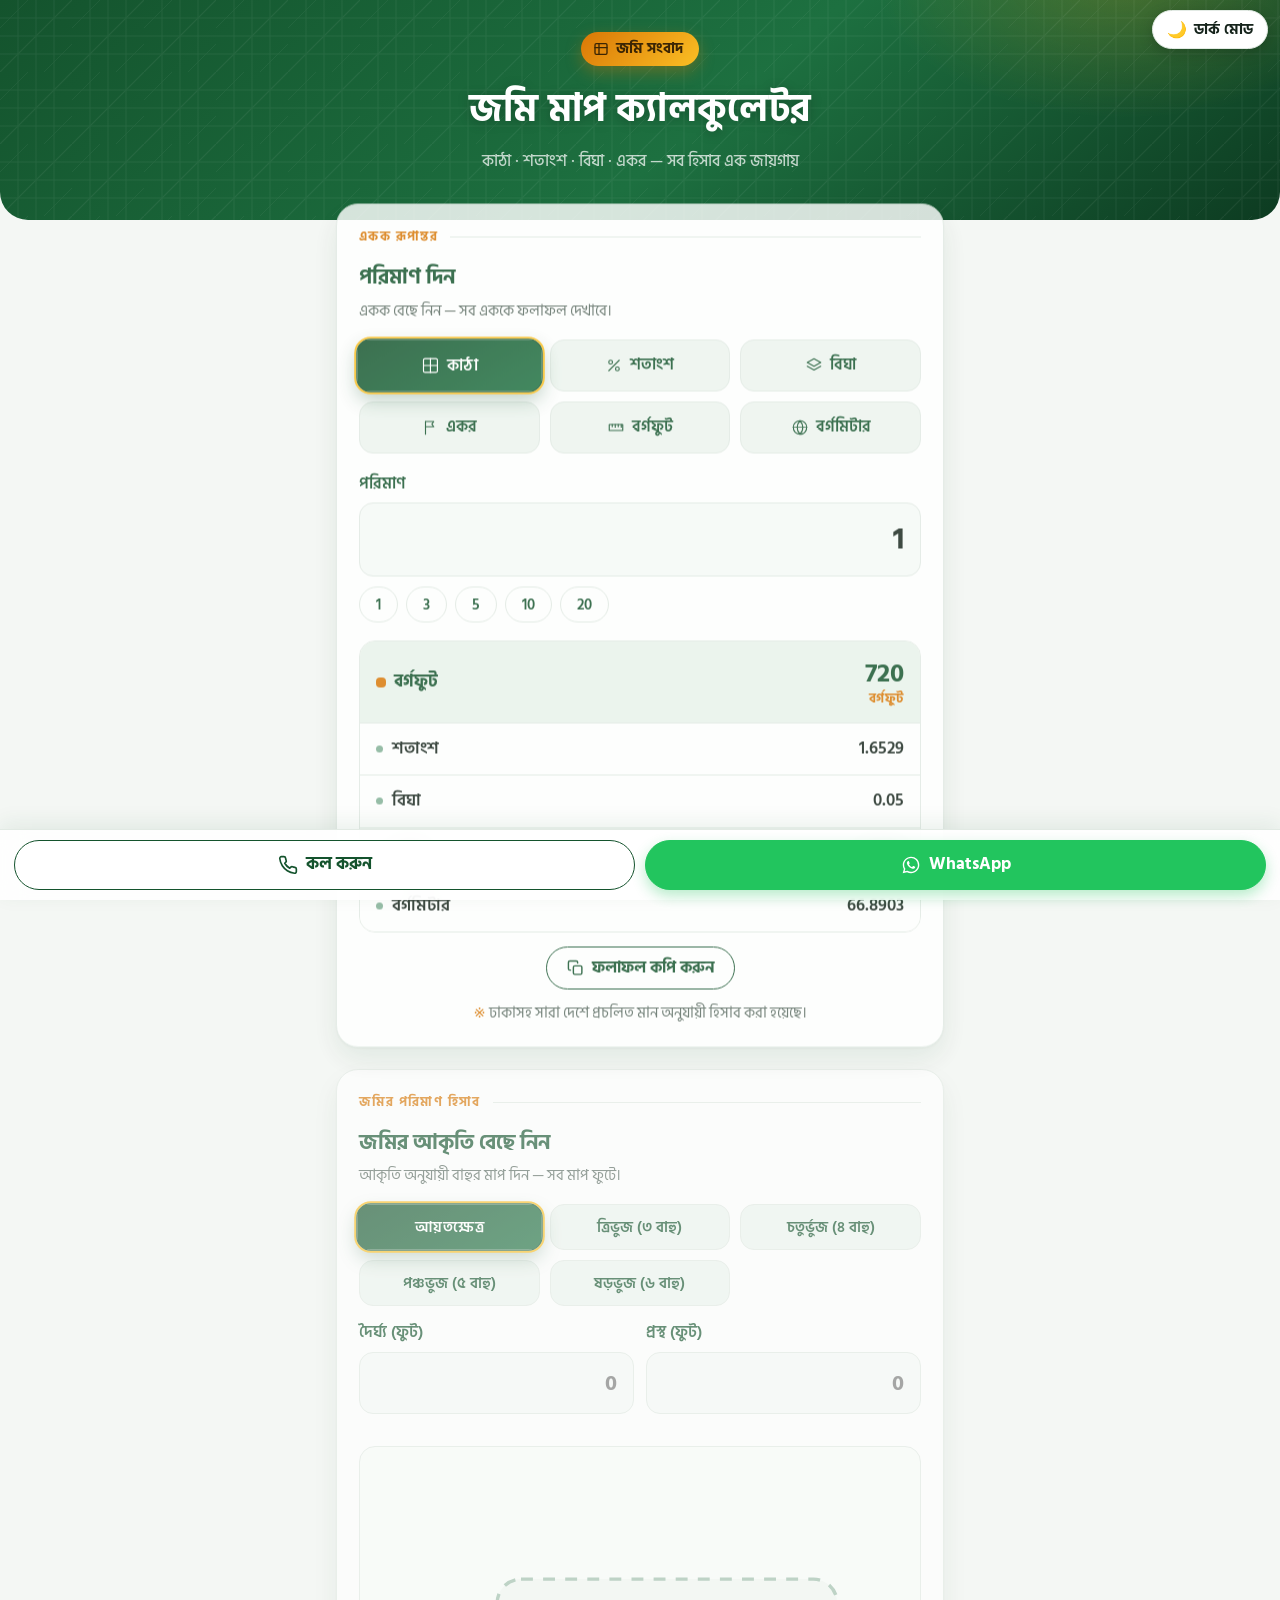
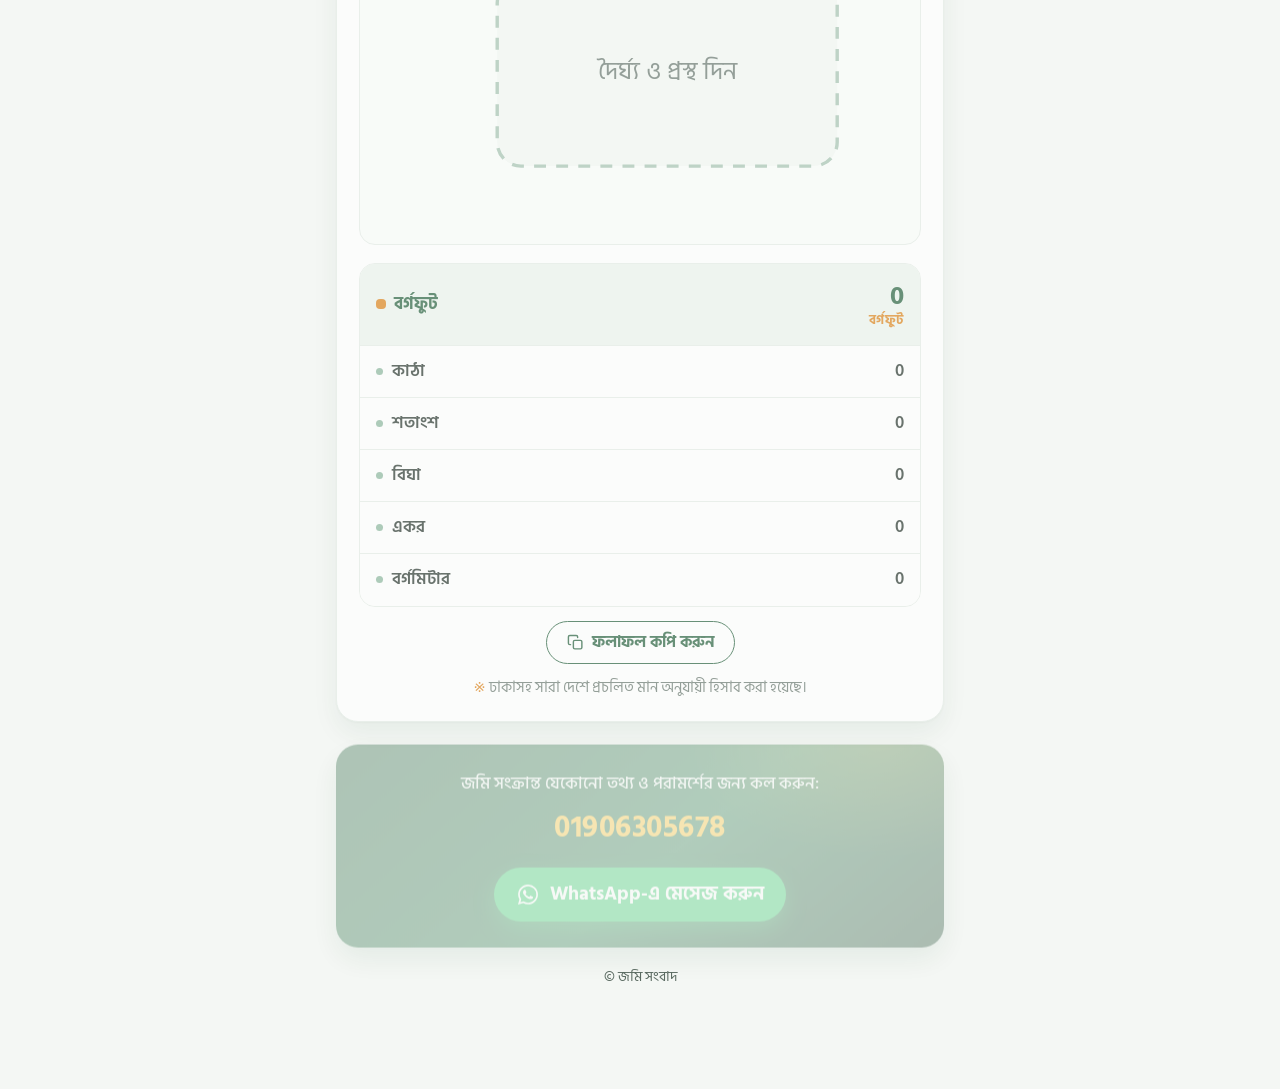
<file: index.html>
<!DOCTYPE html>
<html lang="bn">
<head>
<meta charset="UTF-8">
<meta http-equiv="refresh" content="0; url=/jomi-map-calculator/">
<title>Tawhid Abir — জমি মাপ ক্যালকুলেটর</title>
</head>
<body>
<p><a href="/jomi-map-calculator/">জমি মাপ ক্যালকুলেটর — জমি সংবাদ</a></p>
</body>
</html>
</file>
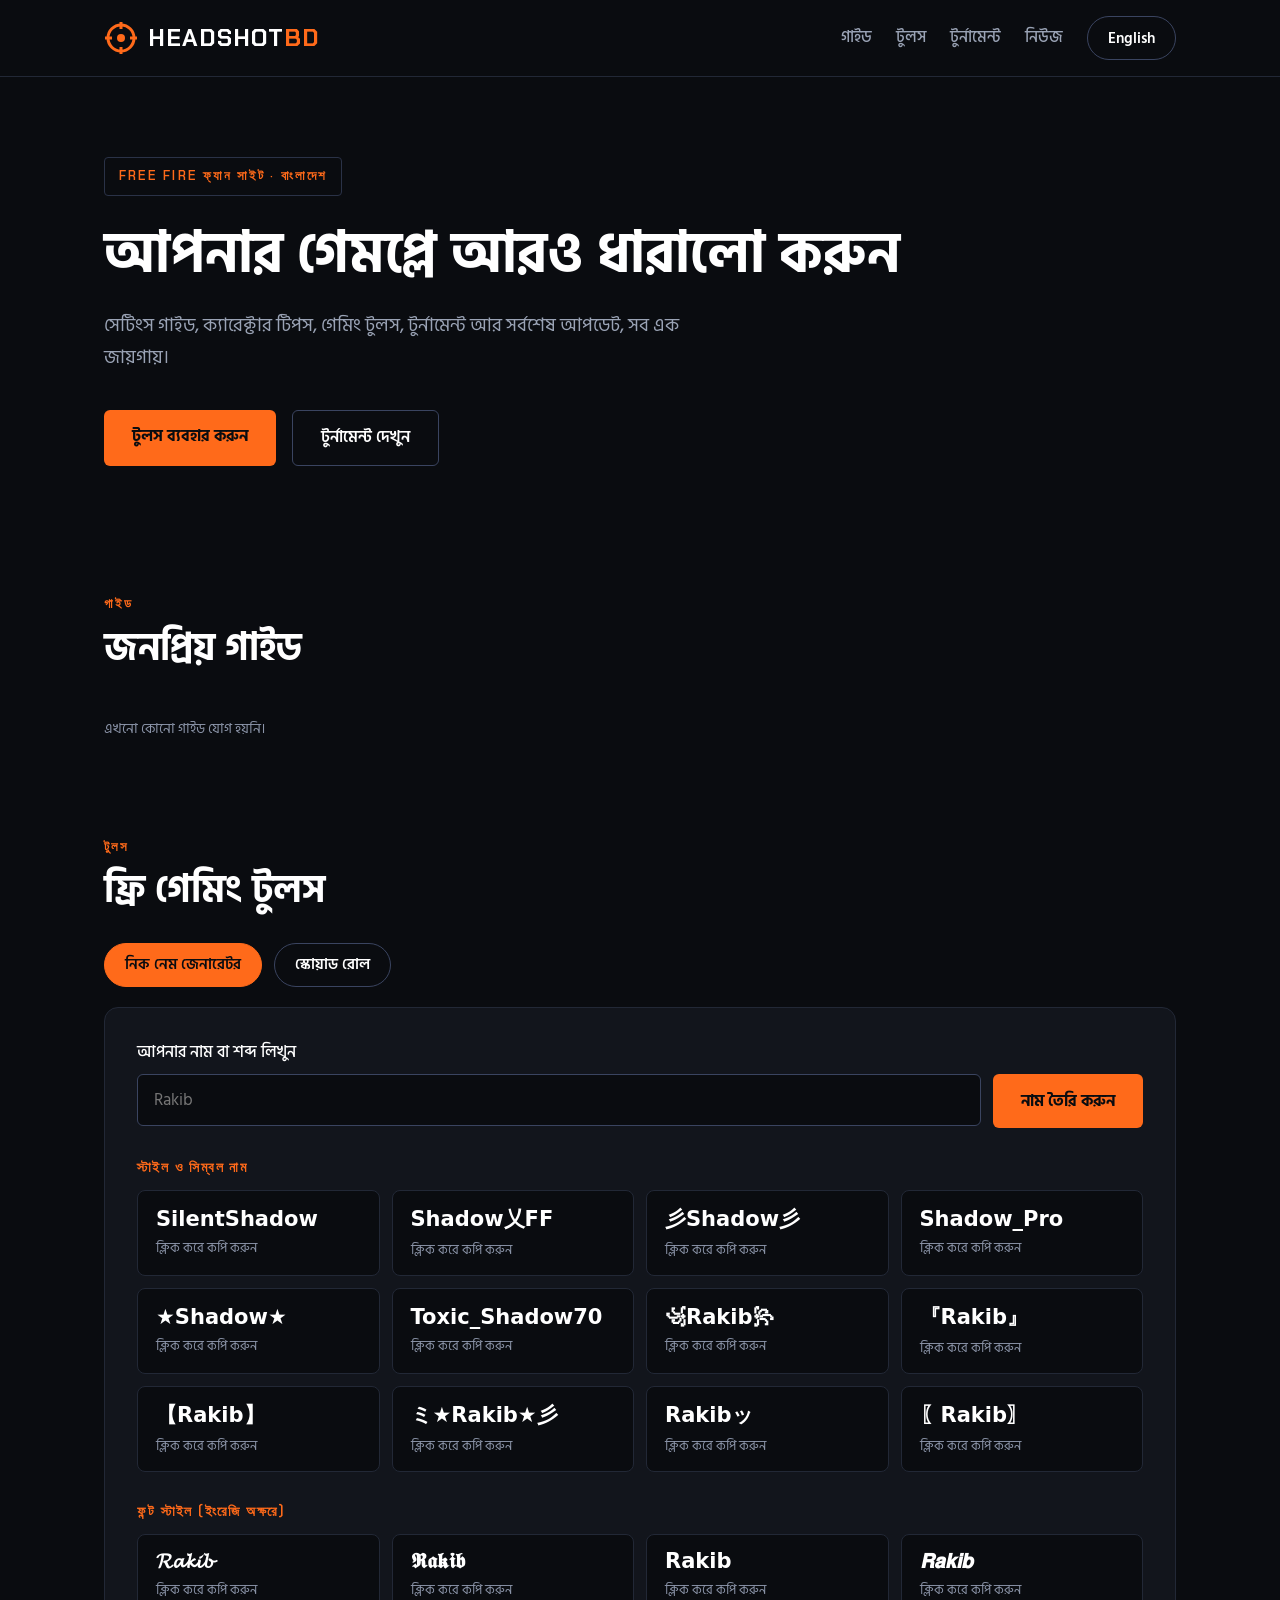
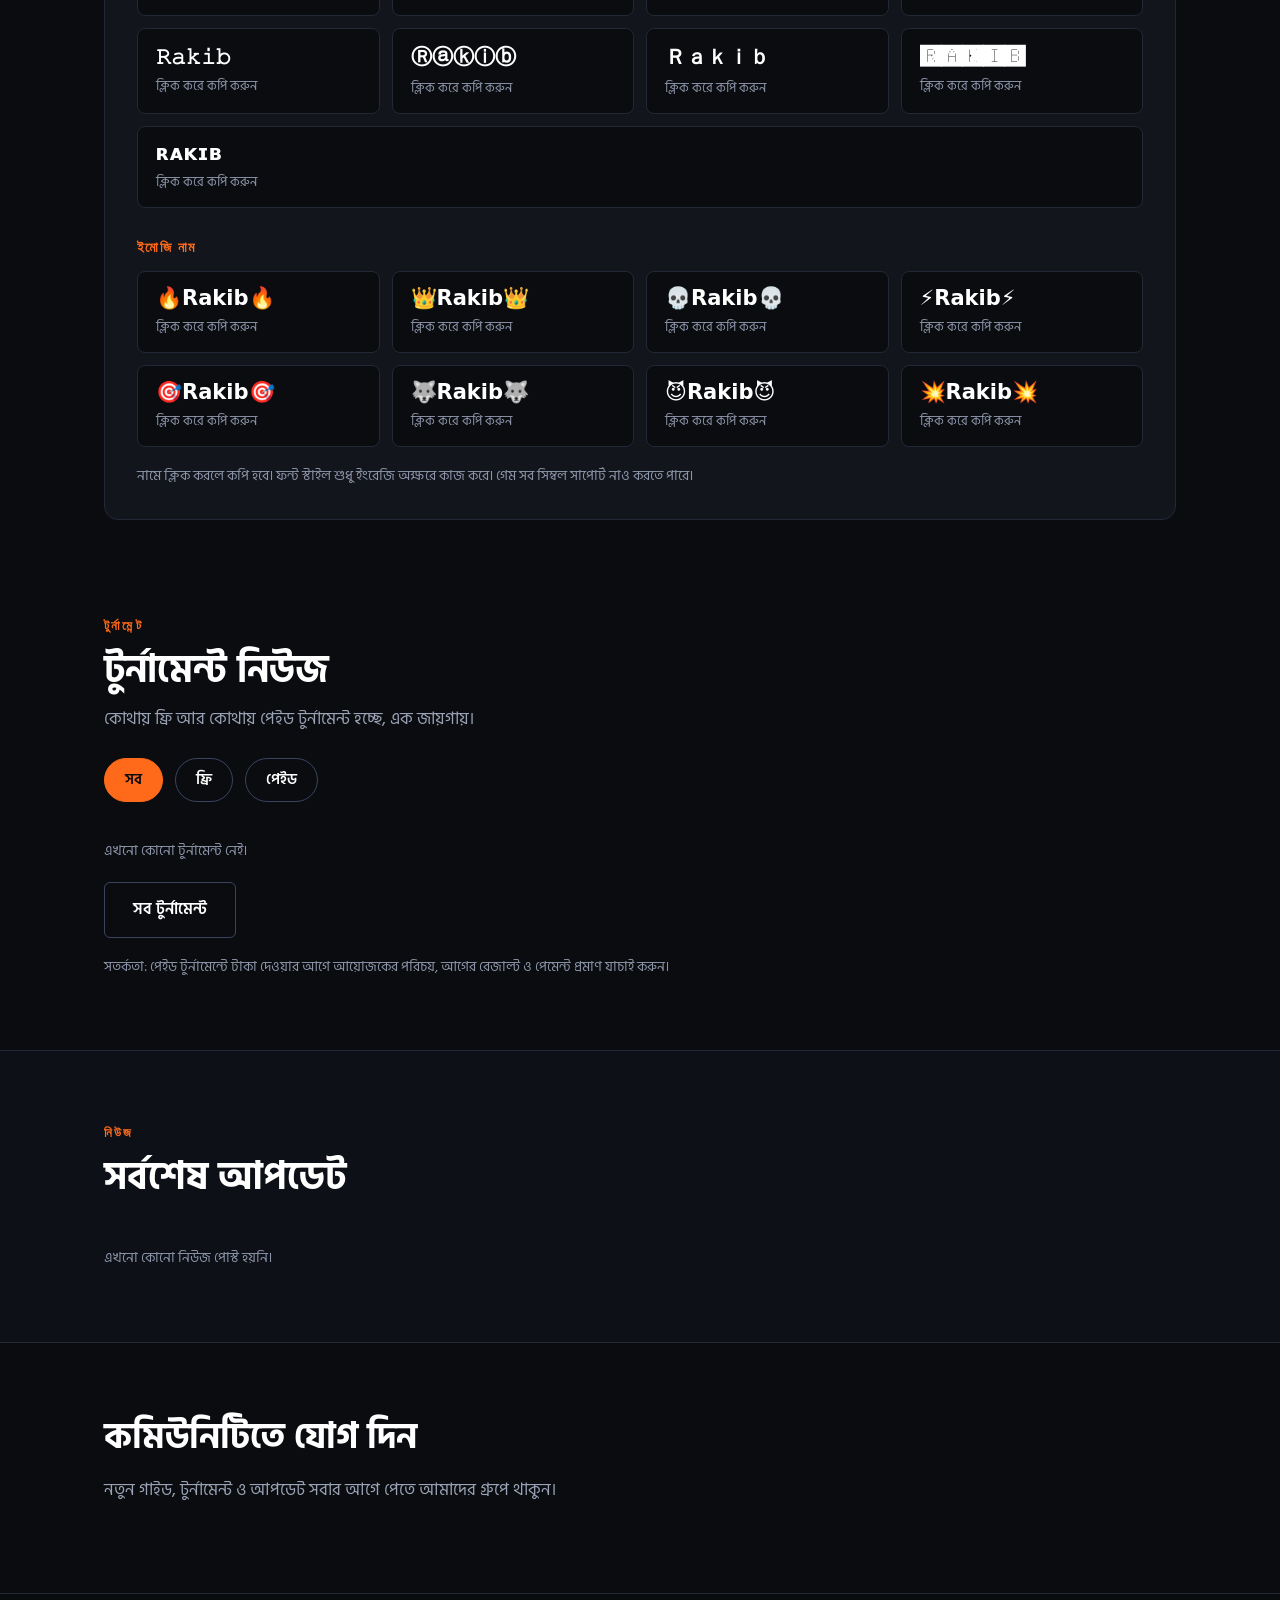
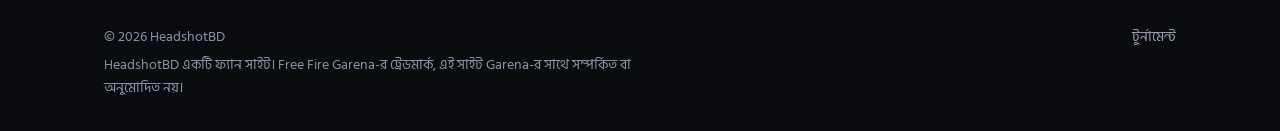
<file: headshotbd/index.html>
<!doctype html>
<html lang="bn">
<head>
<meta charset="utf-8">
<meta name="viewport" content="width=device-width, initial-scale=1">
<title>HeadshotBD — Free Fire গাইড, টুলস ও টুর্নামেন্ট</title>
<meta name="description" content="Free Fire গাইড, নিক নেম টুলস, স্কোয়াড রোল আর টুর্নামেন্ট নিউজ — সব এক জায়গায়। HeadshotBD একটি ফ্যান সাইট।">
<link rel="preconnect" href="https://fonts.googleapis.com">
<link rel="preconnect" href="https://fonts.gstatic.com" crossorigin>
<link href="https://fonts.googleapis.com/css2?family=Chakra+Petch:wght@500;600;700&family=Hind+Siliguri:wght@400;500;600;700&display=swap" rel="stylesheet">
<link rel="stylesheet" href="style.css">
</head>
<body data-lang="bn">
<header class="site-header">
<div class="wrap">
<a class="brand" href="./" aria-label="HeadshotBD">
<svg width="34" height="34" viewBox="0 0 34 34" aria-hidden="true"><circle cx="17" cy="17" r="13" fill="none" stroke="currentColor" stroke-width="3" style="color:var(--accent)"/><circle cx="17" cy="17" r="4" fill="var(--accent)"/><path d="M17 1v7M17 26v7M1 17h7M26 17h7" stroke="var(--accent)" stroke-width="3"/></svg>
<span>HEADSHOT<b>BD</b></span>
</a>
<nav class="nav" aria-label="Main">
<ul>
<li><a href="./#guides"><span data-l="bn">গাইড</span><span data-l="en">Guides</span></a></li>
<li><a href="./#tools"><span data-l="bn">টুলস</span><span data-l="en">Tools</span></a></li>
<li><a href="tournaments.html"><span data-l="bn">টুর্নামেন্ট</span><span data-l="en">Tournaments</span></a></li>
<li><a href="./#news"><span data-l="bn">নিউজ</span><span data-l="en">News</span></a></li>
</ul>
<button type="button" id="hbd-lang" class="pill" aria-label="Change language"><span data-l="bn">English</span><span data-l="en">বাংলা</span></button>
</nav>
</div>
</header>
<main id="main">

<section class="hero">
<div class="wrap">
<span class="tag"><span data-l="bn">FREE FIRE ফ্যান সাইট · বাংলাদেশ</span><span data-l="en">FREE FIRE FAN SITE · BANGLADESH</span></span>
<h1><span data-l="bn">আপনার গেমপ্লে আরও ধারালো করুন</span><span data-l="en">Sharpen your gameplay</span></h1>
<p><span data-l="bn">সেটিংস গাইড, ক্যারেক্টার টিপস, গেমিং টুলস, টুর্নামেন্ট আর সর্বশেষ আপডেট, সব এক জায়গায়।</span><span data-l="en">Settings guides, character tips, gaming tools, tournaments and the latest updates in one place.</span></p>
<div class="row">
<a class="btn" href="#tools"><span data-l="bn">টুলস ব্যবহার করুন</span><span data-l="en">Use the tools</span></a>
<a class="btn btn-line" href="tournaments.html"><span data-l="bn">টুর্নামেন্ট দেখুন</span><span data-l="en">See tournaments</span></a>
</div>
</div>
</section>

<!-- GUIDES -->
<section id="guides" class="sec">
<div class="wrap">
<div class="kicker"><span data-l="bn">গাইড</span><span data-l="en">Guides</span></div>
<h2><span data-l="bn">জনপ্রিয় গাইড</span><span data-l="en">Popular guides</span></h2>
<div class="grid">
<p class="note"><span data-l="bn">এখনো কোনো গাইড যোগ হয়নি।</span><span data-l="en">No guides yet.</span></p>
</div>
</div>
</section>

<!-- TOOLS -->
<section id="tools" class="sec">
<div class="wrap">
<div class="kicker"><span data-l="bn">টুলস</span><span data-l="en">Tools</span></div>
<h2><span data-l="bn">ফ্রি গেমিং টুলস</span><span data-l="en">Free gaming tools</span></h2>
<div class="tabs">
<button type="button" class="pill on" data-tool="nick"><span data-l="bn">নিক নেম জেনারেটর</span><span data-l="en">Nickname generator</span></button>
<button type="button" class="pill" data-tool="role"><span data-l="bn">স্কোয়াড রোল</span><span data-l="en">Squad roles</span></button>
</div>
<div class="tool-box">
<div id="tool-nick">
<label class="lbl" for="hbd-nick"><span data-l="bn">আপনার নাম বা শব্দ লিখুন</span><span data-l="en">Type your name or a word</span></label>
<div class="field">
<input id="hbd-nick" type="text" maxlength="14" placeholder="Rakib" autocomplete="off">
<button type="button" id="hbd-nick-go" class="btn"><span data-l="bn">নাম তৈরি করুন</span><span data-l="en">Generate names</span></button>
</div>
<div id="hbd-nick-out"></div>
<p class="note"><span data-l="bn">নামে ক্লিক করলে কপি হবে। ফন্ট স্টাইল শুধু ইংরেজি অক্ষরে কাজ করে। গেম সব সিম্বল সাপোর্ট নাও করতে পারে।</span><span data-l="en">Click a name to copy it. Font styles work on English letters only. The game may not support every symbol.</span></p>
</div>
<div id="tool-role" hidden>
<p style="color:var(--muted);font-size:17px;margin:0 0 20px"><span data-l="bn">স্কোয়াডে কে কোন রোলে খেলবে ঠিক করতে বাটন চাপুন।</span><span data-l="en">Press the button to assign random roles to your squad.</span></p>
<div class="roles" id="hbd-roles"></div>
<button type="button" id="hbd-role-go" class="btn" style="margin-top:24px"><span data-l="bn">আবার শাফল করুন</span><span data-l="en">Shuffle again</span></button>
</div>
</div>
</div>
</section>

<!-- TOURNAMENTS -->
<section id="tournaments" class="sec">
<div class="wrap">
<div class="kicker"><span data-l="bn">টুর্নামেন্ট</span><span data-l="en">Tournaments</span></div>
<h2><span data-l="bn">টুর্নামেন্ট নিউজ</span><span data-l="en">Tournament news</span></h2>
<p class="sub"><span data-l="bn">কোথায় ফ্রি আর কোথায় পেইড টুর্নামেন্ট হচ্ছে, এক জায়গায়।</span><span data-l="en">Where free and paid tournaments are happening, in one place.</span></p>
<div class="tabs">
<button type="button" class="pill on" data-filter="all" aria-pressed="true"><span data-l="bn">সব</span><span data-l="en">All</span></button>
<button type="button" class="pill" data-filter="free" aria-pressed="false"><span data-l="bn">ফ্রি</span><span data-l="en">Free</span></button>
<button type="button" class="pill" data-filter="paid" aria-pressed="false"><span data-l="bn">পেইড</span><span data-l="en">Paid</span></button>
</div>
<div class="t-list">
<p class="note"><span data-l="bn">এখনো কোনো টুর্নামেন্ট নেই।</span><span data-l="en">No tournaments yet.</span></p>
</div>
<p style="margin-top:20px"><a class="btn btn-line" href="tournaments.html"><span data-l="bn">সব টুর্নামেন্ট</span><span data-l="en">All tournaments</span></a></p>
<p class="note"><span data-l="bn">সতর্কতা: পেইড টুর্নামেন্টে টাকা দেওয়ার আগে আয়োজকের পরিচয়, আগের রেজাল্ট ও পেমেন্ট প্রমাণ যাচাই করুন।</span><span data-l="en">Warning: before paying for a paid tournament, verify the organizer, past results and payment proof.</span></p>
</div>
</section>

<!-- NEWS -->
<div class="band" id="news">
<section class="sec">
<div class="wrap">
<div class="kicker"><span data-l="bn">নিউজ</span><span data-l="en">News</span></div>
<h2><span data-l="bn">সর্বশেষ আপডেট</span><span data-l="en">Latest updates</span></h2>
<div class="grid">
<p class="note"><span data-l="bn">এখনো কোনো নিউজ পোস্ট হয়নি।</span><span data-l="en">No news yet.</span></p>
</div>
</div>
</section>
</div>

<!-- JOIN -->
<section class="join">
<div class="wrap">
<div style="flex:1 1 380px">
<h2><span data-l="bn">কমিউনিটিতে যোগ দিন</span><span data-l="en">Join the community</span></h2>
<p><span data-l="bn">নতুন গাইড, টুর্নামেন্ট ও আপডেট সবার আগে পেতে আমাদের গ্রুপে থাকুন।</span><span data-l="en">Stay in our group to get new guides, tournaments and updates first.</span></p>
</div>
</div>
</section>

</main>
<footer class="site-footer">
<div class="wrap">
<div>
<div>&copy; 2026 HeadshotBD</div>
<div style="margin-top:6px;max-width:560px"><span data-l="bn">HeadshotBD একটি ফ্যান সাইট। Free Fire Garena-র ট্রেডমার্ক, এই সাইট Garena-র সাথে সম্পর্কিত বা অনুমোদিত নয়।</span><span data-l="en">HeadshotBD is a fan site. Free Fire is a trademark of Garena. This site is not affiliated with or endorsed by Garena.</span></div>
</div>
<ul>
<li><a href="tournaments.html"><span data-l="bn">টুর্নামেন্ট</span><span data-l="en">Tournaments</span></a></li>
</ul>
</div>
</footer>
<script src="app.js"></script>
</body>
</html>
</file>
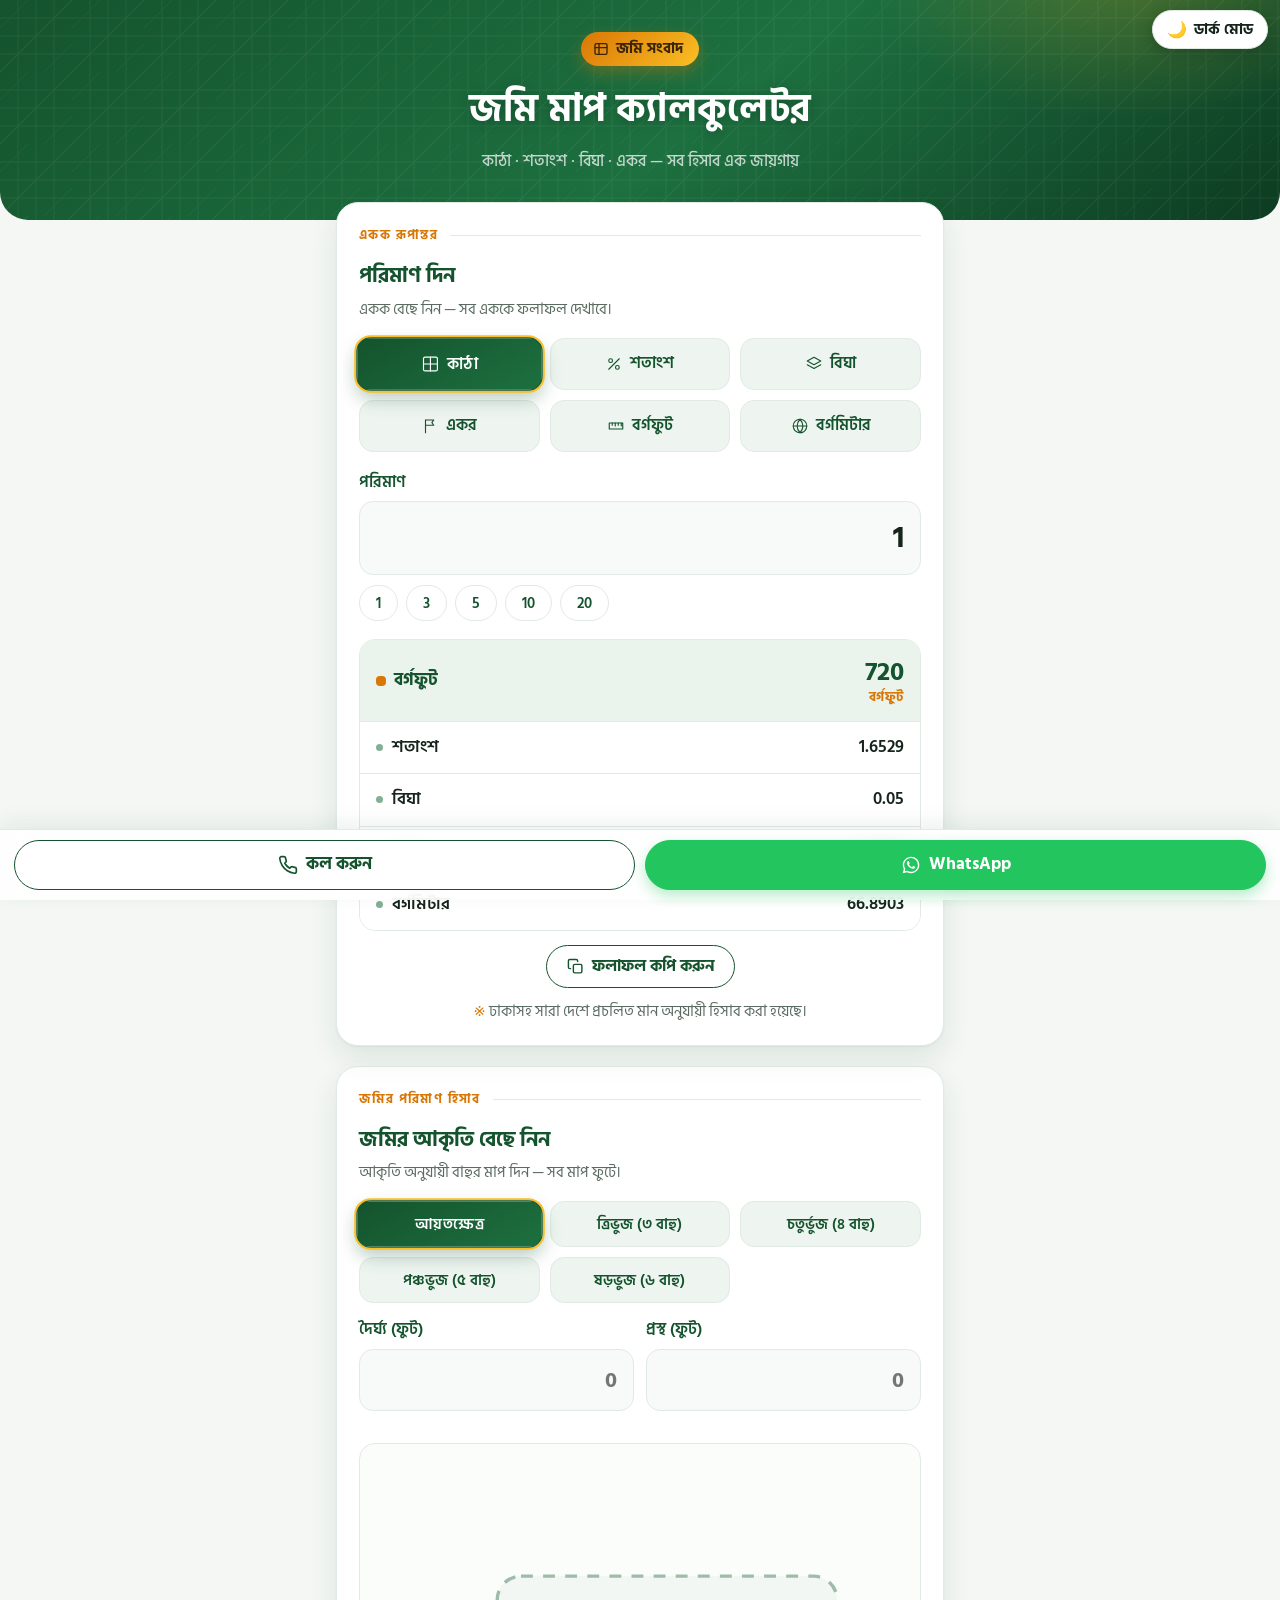
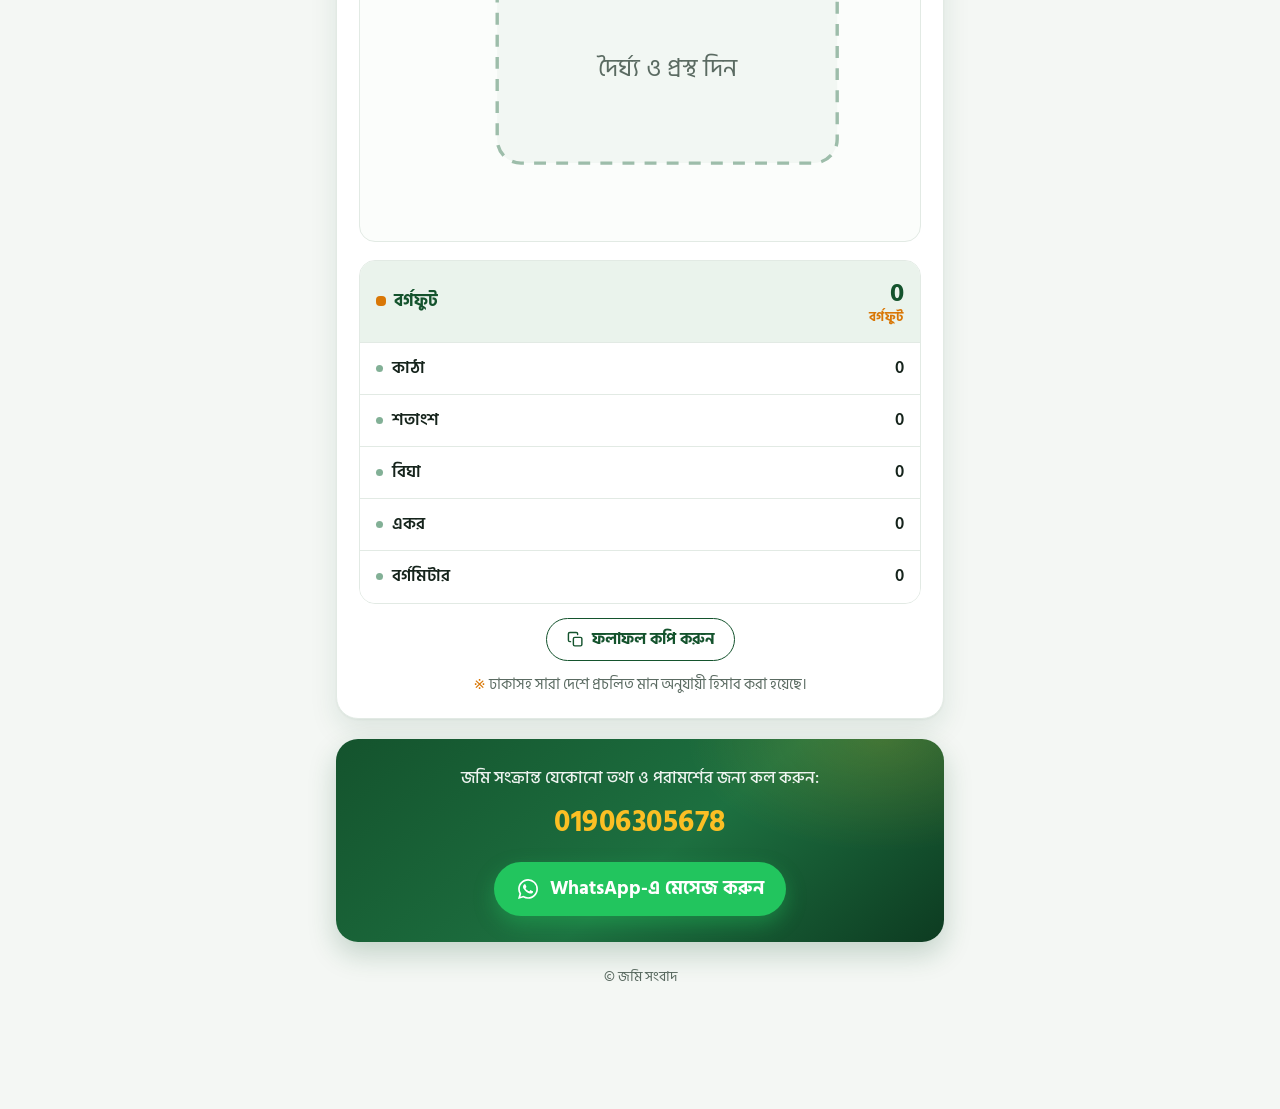
<file: jomi-map-calculator/index.html>
<!DOCTYPE html>
<html lang="bn">
<head>
<meta charset="UTF-8">
<meta name="viewport" content="width=device-width, initial-scale=1.0">
<title>জমি মাপ ক্যালকুলেটর — জমি সংবাদ</title>
<meta name="description" content="জমি মাপ ক্যালকুলেটর — কাঠা, শতাংশ, বিঘা, একর, বর্গফুট ও বর্গমিটারে জমির পরিমাণ হিসাব করুন।">
<link rel="preconnect" href="https://fonts.googleapis.com">
<link rel="preconnect" href="https://fonts.gstatic.com" crossorigin>
<link href="https://fonts.googleapis.com/css2?family=Hind+Siliguri:wght@400;500;600;700&display=swap" rel="stylesheet">
<script>try{var __t=localStorage.getItem('jomi-theme');if(__t==='dark'){document.documentElement.setAttribute('data-theme','dark');}}catch(__e){}</script>
<style>
  :root {
    --green: #14532d;
    --green-mid: #1d7040;
    --green-deep: #0d3b21;
    --gold: #d97706;
    --gold-light: #fbbf24;
    --ink: #16241c;
    --muted: #5b6b62;
    --line: #e2eae4;
    --page: #f4f7f4;
    --card: #ffffff;
    --tint: #eaf3ec;
    --radius: 22px;
    --field: #f7faf8;
    --chip-bg: #eef5f0;
    --chip-hover: #e2efe7;
    --warn-bg: #fef8e7;
    --warn-line: #f0dfa8;
    --warn-ink: #7c5a06;
    --err-bg: #fdf0ef;
    --err-line: #f0c4bf;
    --err-ink: #8c2f26;
    --sticky: rgba(255, 255, 255, .88);
    --plot-bg: #fbfdfb;
    --call-hover: #f0f7f2;
    color-scheme: light;
  }

  [data-theme="dark"] {
    color-scheme: dark;
    --ink: #e9f1eb;
    --muted: #9db0a4;
    --line: #2b3b31;
    --page: #0e1511;
    --card: #182420;
    --tint: #1d2d24;
    --green: #4cc47f;
    --green-mid: #2f9e5f;
    --green-deep: #1d7040;
    --field: #1f2e26;
    --chip-bg: #203026;
    --chip-hover: #2a3d2f;
    --warn-bg: #2e2a16;
    --warn-line: #6b5d2a;
    --warn-ink: #f2d98c;
    --err-bg: #331d1a;
    --err-line: #6e3530;
    --err-ink: #f2a89e;
    --sticky: rgba(14, 21, 17, .88);
    --plot-bg: #14201a;
    --call-hover: #1f2e26;
  }

  * { box-sizing: border-box; }

  html { -webkit-text-size-adjust: 100%; }

  body {
    margin: 0;
    background: var(--page);
    color: var(--ink);
    font-family: 'Hind Siliguri', 'Segoe UI', 'Noto Sans Bengali', system-ui, sans-serif;
    font-size: 18px;
    line-height: 1.6;
    padding-bottom: calc(88px + env(safe-area-inset-bottom));
  }

  .wrap {
    max-width: 640px;
    margin: 0 auto;
    padding: 0 16px 32px;
  }

  /* ---------- Hero header ---------- */
  header {
    position: relative;
    background:
      radial-gradient(360px 200px at 88% -10%, rgba(251, 191, 36, .22), transparent 70%),
      linear-gradient(140deg, var(--green) 0%, var(--green-mid) 55%, var(--green-deep) 100%);
    color: #fff;
    text-align: center;
    padding: 32px 20px 46px;
    border-bottom-left-radius: 28px;
    border-bottom-right-radius: 28px;
    overflow: hidden;
  }
  header::before {
    content: "";
    position: absolute;
    inset: 0;
    background-image:
      url("data:image/svg+xml;utf8,<svg xmlns='http://www.w3.org/2000/svg' width='72' height='72' viewBox='0 0 72 72'><g fill='none' stroke='white' stroke-width='1' opacity='0.06'><path d='M0 18h72M0 36h72M0 54h72M18 0v72M36 0v72M54 0v72'/><path d='M0 72L72 0' stroke-width='1.2'/><path d='M-8 36L36 -8M36 80L80 36' stroke-width='0.8'/></g></svg>");
    background-size: 72px 72px;
    pointer-events: none;
  }
  header > * { position: relative; z-index: 1; }
  .badge {
    display: inline-flex;
    align-items: center;
    gap: 7px;
    padding: 5px 16px 5px 12px;
    background: linear-gradient(135deg, var(--gold), var(--gold-light));
    color: #3b2504;
    font-size: 15px;
    font-weight: 700;
    border-radius: 999px;
    box-shadow: 0 6px 16px rgba(217, 119, 6, .35);
    margin-bottom: 14px;
  }
  .badge svg { width: 16px; height: 16px; flex: none; }
  header h1 {
    margin: 0;
    font-size: 34px;
    font-weight: 700;
    letter-spacing: .3px;
    text-shadow: 0 2px 12px rgba(0, 0, 0, .25);
  }
  header .sub {
    display: block;
    margin-top: 8px;
    color: rgba(255, 255, 255, .72);
    font-size: 16px;
    font-weight: 500;
  }
  @media (min-width: 480px) {
    header h1 { font-size: 38px; }
  }

  /* ---------- Cards ---------- */
  .card {
    background: var(--card);
    border: 1px solid var(--line);
    border-radius: var(--radius);
    box-shadow: 0 1px 2px rgba(20, 83, 45, .05), 0 12px 28px rgba(20, 83, 45, .10);
    padding: 22px;
    margin-bottom: 20px;
  }
  .card.pull-up {
    margin-top: -18px;
    position: relative;
    z-index: 2;
  }

  .label-row {
    display: flex;
    align-items: center;
    gap: 12px;
    margin-bottom: 14px;
  }
  .label-row .sec-label {
    flex: none;
    font-size: 13px;
    font-weight: 700;
    letter-spacing: 1.4px;
    color: var(--gold);
    text-transform: uppercase;
  }
  .label-row .rule {
    flex: 1;
    height: 1px;
    background: var(--line);
  }
  .card h2 {
    margin: 0 0 4px;
    font-size: 21px;
    font-weight: 700;
    color: var(--green);
  }
  .card .hint {
    margin: 0 0 16px;
    color: var(--muted);
    font-size: 15px;
  }

  label {
    display: block;
    font-size: 16px;
    font-weight: 600;
    color: var(--green);
    margin-bottom: 6px;
  }

  .field { margin-bottom: 14px; }
  .field:last-child { margin-bottom: 0; }

  /* ---------- Unit chips ---------- */
  .chips {
    display: grid;
    grid-template-columns: repeat(3, 1fr);
    gap: 10px;
    margin-bottom: 18px;
  }
  .chip {
    display: flex;
    align-items: center;
    justify-content: center;
    gap: 7px;
    min-height: 52px;
    padding: 8px 6px;
    background: var(--chip-bg);
    border: 1px solid var(--line);
    border-radius: 14px;
    color: var(--green);
    font-family: inherit;
    font-size: 15.5px;
    font-weight: 600;
    cursor: pointer;
    transition: all .15s ease;
  }
  .chip svg { width: 18px; height: 18px; flex: none; stroke: currentColor; }
  .chip:hover { background: var(--chip-hover); }
  .chip:active { transform: scale(.97); }
  .chip:focus-visible {
    outline: none;
    box-shadow: 0 0 0 3px rgba(217, 119, 6, .45);
  }
  .chip.selected {
    background: linear-gradient(150deg, var(--green) 0%, var(--green-mid) 100%);
    color: #fff;
    border-color: var(--green);
    box-shadow: 0 0 0 2px var(--gold-light), 0 8px 18px rgba(20, 83, 45, .30);
    transform: scale(1.03);
  }
  .chip.selected:hover { filter: brightness(1.06); }

  /* ---------- Shape chips + method note (v3: polygon modes) ---------- */
  .chips.shapes {
    grid-template-columns: repeat(3, 1fr);
    margin-bottom: 14px;
  }
  .chips.shapes .chip { min-height: 46px; font-size: 15px; }
  .shape-note {
    margin: 0 0 14px;
    padding: 12px 14px;
    border-radius: 12px;
    font-size: 15px;
    line-height: 1.55;
    background: var(--tint);
    border: 1px solid var(--line);
    color: var(--green);
  }
  .shape-note.warn {
    background: var(--warn-bg);
    border-color: var(--warn-line);
    color: var(--warn-ink);
  }
  .shape-note.err {
    background: var(--err-bg);
    border-color: var(--err-line);
    color: var(--err-ink);
  }
  .shape-note strong { font-weight: 700; }
  .field-note {
    margin: -6px 0 14px;
    font-size: 14px;
    color: var(--muted);
  }
  .results-hint {
    padding: 16px;
    font-size: 16px;
    color: var(--muted);
    text-align: center;
    background: var(--card);
  }

  /* ---------- Display-style inputs ---------- */
  input[type="number"] {
    width: 100%;
    min-height: 62px;
    padding: 12px 16px;
    font-family: inherit;
    font-size: 30px;
    font-weight: 700;
    font-variant-numeric: tabular-nums;
    text-align: right;
    color: var(--ink);
    background: var(--field);
    border: 1.5px solid var(--line);
    border-radius: 14px;
    outline: none;
    -webkit-appearance: none;
    appearance: none;
    transition: all .18s ease;
  }
  input[type="number"]:focus {
    border-color: var(--gold);
    box-shadow: 0 0 0 3px rgba(217, 119, 6, .22);
    background: var(--card);
  }
  input[type="number"]::-webkit-outer-spin-button,
  input[type="number"]::-webkit-inner-spin-button {
    -webkit-appearance: none;
    margin: 0;
  }
  input[type="number"] { -moz-appearance: textfield; }

  input.sm {
    min-height: 56px;
    font-size: 22px;
  }

  .row-2 {
    display: grid;
    grid-template-columns: 1fr 1fr;
    gap: 12px;
  }
  @media (max-width: 360px) {
    .chips { grid-template-columns: repeat(2, 1fr); }
    .row-2 { grid-template-columns: 1fr; }
  }

  /* ---------- Quick pills ---------- */
  .quick {
    display: flex;
    flex-wrap: wrap;
    gap: 8px;
    margin: 10px 0 0;
  }
  .quick button {
    min-height: 36px;
    padding: 4px 16px;
    background: var(--card);
    border: 1px solid var(--line);
    border-radius: 999px;
    color: var(--green);
    font-family: inherit;
    font-size: 15px;
    font-weight: 600;
    font-variant-numeric: tabular-nums;
    cursor: pointer;
    transition: all .15s ease;
  }
  .quick button:hover { border-color: var(--gold); color: var(--gold); }
  .quick button:active { transform: scale(.96); }
  .quick button:focus-visible {
    outline: none;
    box-shadow: 0 0 0 3px rgba(217, 119, 6, .4);
  }

  /* ---------- Results ---------- */
  .results {
    margin-top: 18px;
    border: 1px solid var(--line);
    border-radius: 16px;
    overflow: hidden;
    transition: background .3s ease;
  }
  .results.pulse {
    animation: pulseFlash .3s ease;
  }
  @keyframes pulseFlash {
    0% { background: rgba(251, 191, 36, .28); }
    100% { background: transparent; }
  }
  .hero-result {
    display: flex;
    justify-content: space-between;
    align-items: center;
    gap: 12px;
    padding: 16px 16px;
    background: var(--tint);
  }
  .hero-result .hr-name {
    display: inline-flex;
    align-items: center;
    gap: 8px;
    color: var(--green);
    font-weight: 700;
    font-size: 17px;
  }
  .hero-result .hr-name::before {
    content: "";
    width: 10px;
    height: 10px;
    border-radius: 4px;
    background: var(--gold);
    flex: none;
  }
  .hero-result .hr-value {
    font-size: 26px;
    font-weight: 700;
    color: var(--green);
    font-variant-numeric: tabular-nums;
    text-align: right;
    word-break: break-all;
    line-height: 1.25;
  }
  .hero-result .hr-unit {
    display: block;
    font-size: 13px;
    font-weight: 700;
    color: var(--gold);
    letter-spacing: .6px;
  }
  .result-row {
    display: flex;
    justify-content: space-between;
    align-items: center;
    gap: 12px;
    padding: 12px 16px;
    font-size: 17px;
    background: var(--card);
    border-top: 1px solid var(--line);
  }
  .result-row .result-unit {
    display: inline-flex;
    align-items: center;
    gap: 9px;
    color: var(--ink);
    font-weight: 600;
  }
  .result-row .result-unit::before {
    content: "";
    width: 7px;
    height: 7px;
    border-radius: 50%;
    background: var(--green-mid);
    opacity: .55;
    flex: none;
  }
  .result-row .result-value {
    color: var(--ink);
    font-weight: 600;
    font-variant-numeric: tabular-nums;
    text-align: right;
    word-break: break-all;
  }

  .note {
    margin: 12px 0 0;
    font-size: 14.5px;
    color: var(--muted);
    text-align: center;
  }
  .note::before { content: "※ "; color: var(--gold); }

  /* ---------- Copy-results button ---------- */
  .copy-btn {
    display: flex;
    align-items: center;
    justify-content: center;
    gap: 8px;
    margin: 14px auto 0;
    min-height: 42px;
    padding: 8px 20px;
    background: var(--card);
    border: 1.5px solid var(--green);
    border-radius: 999px;
    color: var(--green);
    font-family: inherit;
    font-size: 15.5px;
    font-weight: 700;
    cursor: pointer;
    transition: all .15s ease;
  }
  .copy-btn svg { width: 17px; height: 17px; flex: none; }
  .copy-btn:hover { background: var(--tint); }
  .copy-btn:active { transform: scale(.97); }
  .copy-btn.copied {
    background: var(--green);
    border-color: var(--green);
    color: #fff;
  }
  .copy-btn:focus-visible {
    outline: none;
    box-shadow: 0 0 0 3px rgba(217, 119, 6, .45);
  }

  /* ---------- Plot preview ---------- */
  .plot-preview {
    margin-top: 18px;
    background: var(--plot-bg);
    border: 1px solid var(--line);
    border-radius: 16px;
    padding: 8px;
  }
  .plot-preview svg { display: block; width: 100%; height: auto; }

  /* ---------- CTA ---------- */
  .cta {
    position: relative;
    overflow: hidden;
    text-align: center;
    padding: 26px 22px;
    background:
      radial-gradient(280px 160px at 90% 0%, rgba(251, 191, 36, .18), transparent 70%),
      linear-gradient(140deg, var(--green) 0%, var(--green-mid) 55%, var(--green-deep) 100%);
    color: #fff;
    border: none;
    border-radius: var(--radius);
    box-shadow: 0 12px 28px rgba(20, 83, 45, .22);
  }
  .cta p {
    margin: 0 0 16px;
    font-size: 17px;
    font-weight: 500;
    color: rgba(255, 255, 255, .92);
  }
  .cta .phone-big {
    display: block;
    margin-top: 6px;
    color: var(--gold-light);
    font-size: 30px;
    font-weight: 700;
    font-variant-numeric: tabular-nums;
    text-decoration: none;
    letter-spacing: .5px;
  }
  .wa-btn {
    display: inline-flex;
    align-items: center;
    justify-content: center;
    gap: 10px;
    width: 100%;
    max-width: 380px;
    min-height: 54px;
    padding: 12px 22px;
    background: #22c55e;
    color: #fff;
    font-family: inherit;
    font-size: 19px;
    font-weight: 700;
    text-decoration: none;
    border-radius: 999px;
    box-shadow: 0 8px 20px rgba(34, 197, 94, .38);
    transition: all .18s ease;
  }
  .wa-btn:hover { background: #16a34a; }
  .wa-btn:active { transform: scale(.98); }
  .wa-btn:focus-visible { outline: none; box-shadow: 0 0 0 3px rgba(251, 191, 36, .7); }
  .wa-btn svg { width: 24px; height: 24px; flex: none; }
  @media (min-width: 480px) {
    .wa-btn { width: auto; }
  }

  footer.credit {
    text-align: center;
    color: var(--muted);
    font-size: 14px;
    margin-top: 24px;
  }

  /* ---------- Sticky action bar ---------- */
  .sticky-bar {
    position: fixed;
    left: 0;
    right: 0;
    bottom: 0;
    z-index: 50;
    display: flex;
    gap: 10px;
    padding: 10px 14px calc(10px + env(safe-area-inset-bottom));
    background: var(--sticky);
    -webkit-backdrop-filter: blur(12px);
    backdrop-filter: blur(12px);
    border-top: 1px solid var(--line);
    box-shadow: 0 -6px 20px rgba(20, 83, 45, .08);
  }
  .sticky-bar a {
    flex: 1;
    display: inline-flex;
    align-items: center;
    justify-content: center;
    gap: 8px;
    min-height: 50px;
    padding: 10px 14px;
    font-family: inherit;
    font-size: 17px;
    font-weight: 700;
    text-decoration: none;
    border-radius: 999px;
    transition: all .18s ease;
  }
  .sticky-bar a:active { transform: scale(.98); }
  .sticky-bar a svg { width: 20px; height: 20px; flex: none; }
  .sticky-bar .btn-call {
    color: var(--green);
    background: var(--card);
    border: 1.5px solid var(--green);
  }
  .sticky-bar .btn-call:hover { background: var(--call-hover); }
  .sticky-bar .btn-wa {
    color: #fff;
    background: #22c55e;
    border: 1.5px solid #22c55e;
    box-shadow: 0 6px 14px rgba(34, 197, 94, .32);
  }
  .sticky-bar .btn-wa:hover { background: #16a34a; }
  .sticky-bar a:focus-visible { outline: none; box-shadow: 0 0 0 3px rgba(217, 119, 6, .45); }

  /* ---------- Entrance ---------- */
  .card, .cta {
    animation: riseIn .45s ease both;
  }
  .card:nth-of-type(2) { animation-delay: .07s; }
  .cta { animation-delay: .14s; }
  @keyframes riseIn {
    from { opacity: 0; transform: translateY(8px); }
    to { opacity: 1; transform: translateY(0); }
  }

  /* ---------- Theme toggle (top corner) ---------- */
  .theme-toggle {
    position: fixed;
    top: 10px;
    right: 12px;
    z-index: 100;
    display: inline-flex;
    align-items: center;
    gap: 7px;
    min-height: 38px;
    padding: 7px 14px;
    background: var(--card);
    color: var(--ink);
    border: 1px solid var(--line);
    border-radius: 999px;
    box-shadow: 0 4px 14px rgba(0, 0, 0, .18);
    font-family: inherit;
    font-size: 14.5px;
    font-weight: 700;
    cursor: pointer;
    transition: all .18s ease;
  }
  .theme-toggle:active { transform: scale(.96); }
  .theme-toggle:focus-visible { outline: none; box-shadow: 0 0 0 3px rgba(217, 119, 6, .5); }
  .theme-toggle .tt-icon { font-size: 16px; line-height: 1; }
  @media (max-width: 479px) {
    .theme-toggle { padding: 7px 10px; }
    .theme-toggle .tt-label { display: none; }
  }

  @media (prefers-reduced-motion: reduce) {
    .card, .cta { animation: none; }
    .results.pulse { animation: none; }
    * { transition: none !important; }
  }
</style>
</head>
<body>

<button type="button" class="theme-toggle" id="themeToggle" aria-label="ডার্ক মোড চালু করুন">
  <span class="tt-icon" aria-hidden="true">🌙</span><span class="tt-label">ডার্ক মোড</span>
</button>

<header>
  <span class="badge">
    <svg viewBox="0 0 24 24" fill="none" stroke="currentColor" stroke-width="2" stroke-linecap="round" stroke-linejoin="round" aria-hidden="true">
      <rect x="3" y="4" width="18" height="16" rx="2"/><path d="M3 10h18M9 4v16"/>
    </svg>
    জমি সংবাদ
  </span>
  <h1>জমি মাপ ক্যালকুলেটর</h1>
  <span class="sub">কাঠা · শতাংশ · বিঘা · একর — সব হিসাব এক জায়গায়</span>
</header>

<main class="wrap">

  <!-- Unit converter -->
  <section class="card pull-up" aria-labelledby="convHeading">
    <div class="label-row">
      <span class="sec-label">একক রূপান্তর</span>
      <span class="rule"></span>
    </div>
    <h2 id="convHeading">পরিমাণ দিন</h2>
    <p class="hint">একক বেছে নিন — সব এককে ফলাফল দেখাবে।</p>

    <div class="chips" id="unitChips" role="group" aria-label="একক নির্বাচন করুন">
      <button type="button" class="chip selected" data-key="katha" aria-pressed="true">
        <svg viewBox="0 0 24 24" fill="none" stroke-width="1.5" stroke-linecap="round" stroke-linejoin="round" aria-hidden="true"><rect x="3" y="3" width="18" height="18" rx="2"/><path d="M3 12h18M12 3v18"/></svg>
        কাঠা
      </button>
      <button type="button" class="chip" data-key="shotangsho" aria-pressed="false">
        <svg viewBox="0 0 24 24" fill="none" stroke-width="1.5" stroke-linecap="round" stroke-linejoin="round" aria-hidden="true"><path d="M19 5L5 19"/><circle cx="7.5" cy="7.5" r="2.5"/><circle cx="16.5" cy="16.5" r="2.5"/></svg>
        শতাংশ
      </button>
      <button type="button" class="chip" data-key="bigha" aria-pressed="false">
        <svg viewBox="0 0 24 24" fill="none" stroke-width="1.5" stroke-linecap="round" stroke-linejoin="round" aria-hidden="true"><path d="M12 3l9 5-9 5-9-5 9-5z"/><path d="M3 13l9 5 9-5"/></svg>
        বিঘা
      </button>
      <button type="button" class="chip" data-key="acre" aria-pressed="false">
        <svg viewBox="0 0 24 24" fill="none" stroke-width="1.5" stroke-linecap="round" stroke-linejoin="round" aria-hidden="true"><path d="M6 21V4"/><path d="M6 4h11l-2.5 3.5L17 11H6"/></svg>
        একর
      </button>
      <button type="button" class="chip" data-key="sqft" aria-pressed="false">
        <svg viewBox="0 0 24 24" fill="none" stroke-width="1.5" stroke-linecap="round" stroke-linejoin="round" aria-hidden="true"><path d="M3 8h18v8H3z"/><path d="M7 8v3M11 8v4M15 8v3M19 8v4"/></svg>
        বর্গফুট
      </button>
      <button type="button" class="chip" data-key="sqm" aria-pressed="false">
        <svg viewBox="0 0 24 24" fill="none" stroke-width="1.5" stroke-linecap="round" stroke-linejoin="round" aria-hidden="true"><circle cx="12" cy="12" r="9"/><path d="M3 12h18M12 3c2.5 2.7 3.8 5.7 3.8 9S14.5 18.3 12 21c-2.5-2.7-3.8-5.7-3.8-9S9.5 5.7 12 3z"/></svg>
        বর্গমিটার
      </button>
    </div>

    <div class="field">
      <label for="convValue">পরিমাণ</label>
      <input type="number" id="convValue" inputmode="decimal" step="any" value="1" autocomplete="off">
      <div class="quick" id="quickAmounts" aria-label="দ্রুত পরিমাণ">
        <button type="button" data-amt="1">1</button>
        <button type="button" data-amt="3">3</button>
        <button type="button" data-amt="5">5</button>
        <button type="button" data-amt="10">10</button>
        <button type="button" data-amt="20">20</button>
      </div>
    </div>

    <div class="results" id="convResults" aria-live="polite"></div>
    <button type="button" class="copy-btn" id="copyConv">
      <svg viewBox="0 0 24 24" fill="none" stroke="currentColor" stroke-width="2" stroke-linecap="round" stroke-linejoin="round" aria-hidden="true"><rect x="9" y="9" width="12" height="12" rx="2"/><path d="M5 15H4a2 2 0 0 1-2-2V4a2 2 0 0 1 2-2h9a2 2 0 0 1 2 2v1"/></svg>
      <span>ফলাফল কপি করুন</span>
    </button>
    <p class="note">ঢাকাসহ সারা দেশে প্রচলিত মান অনুযায়ী হিসাব করা হয়েছে।</p>
  </section>

  <!-- Plot area from dimensions -->
  <section class="card" aria-labelledby="areaHeading">
    <div class="label-row">
      <span class="sec-label">জমির পরিমাণ হিসাব</span>
      <span class="rule"></span>
    </div>
    <h2 id="areaHeading">জমির আকৃতি বেছে নিন</h2>
    <p class="hint">আকৃতি অনুযায়ী বাহুর মাপ দিন — সব মাপ ফুটে।</p>

    <div class="chips shapes" id="shapeChips" role="group" aria-label="জমির আকৃতি নির্বাচন করুন">
      <button type="button" class="chip selected" data-shape="rect" aria-pressed="true">আয়তক্ষেত্র</button>
      <button type="button" class="chip" data-shape="tri" aria-pressed="false">ত্রিভুজ (৩ বাহু)</button>
      <button type="button" class="chip" data-shape="quad" aria-pressed="false">চতুর্ভুজ (৪ বাহু)</button>
      <button type="button" class="chip" data-shape="penta" aria-pressed="false">পঞ্চভুজ (৫ বাহু)</button>
      <button type="button" class="chip" data-shape="hexa" aria-pressed="false">ষড়ভুজ (৬ বাহু)</button>
    </div>

    <div id="rectFields">
    <div class="row-2">
      <div class="field">
        <label for="lenInput">দৈর্ঘ্য (ফুট)</label>
        <input type="number" class="sm" id="lenInput" inputmode="decimal" step="any" placeholder="0" autocomplete="off">
      </div>
      <div class="field">
        <label for="widInput">প্রস্থ (ফুট)</label>
        <input type="number" class="sm" id="widInput" inputmode="decimal" step="any" placeholder="0" autocomplete="off">
      </div>
    </div>
    </div>

    <div id="polyFields" hidden></div>
    <div id="shapeNote" class="shape-note" hidden></div>

    <div class="plot-preview" id="plotPreview" aria-hidden="true"></div>

    <div class="results" id="areaResults" aria-live="polite"></div>
    <button type="button" class="copy-btn" id="copyArea">
      <svg viewBox="0 0 24 24" fill="none" stroke="currentColor" stroke-width="2" stroke-linecap="round" stroke-linejoin="round" aria-hidden="true"><rect x="9" y="9" width="12" height="12" rx="2"/><path d="M5 15H4a2 2 0 0 1-2-2V4a2 2 0 0 1 2-2h9a2 2 0 0 1 2 2v1"/></svg>
      <span>ফলাফল কপি করুন</span>
    </button>
    <p class="note">ঢাকাসহ সারা দেশে প্রচলিত মান অনুযায়ী হিসাব করা হয়েছে।</p>
  </section>

  <!-- Footer CTA -->
  <section class="cta" aria-label="যোগাযোগ">
    <p>জমি সংক্রান্ত যেকোনো তথ্য ও পরামর্শের জন্য কল করুন:
      <a class="phone-big" href="tel:01906305678">01906305678</a>
    </p>
    <a class="wa-btn" href="https://wa.me/8801906305678" target="_blank" rel="noopener">
      <svg viewBox="0 0 24 24" fill="currentColor" aria-hidden="true">
        <path d="M12.04 2C6.58 2 2.13 6.45 2.13 11.91c0 1.75.46 3.45 1.32 4.95L2 22l5.25-1.38a9.87 9.87 0 0 0 4.79 1.22h.01c5.46 0 9.91-4.45 9.91-9.91 0-2.65-1.03-5.14-2.9-7.01A9.82 9.82 0 0 0 12.04 2zm.01 18.15h-.01a8.2 8.2 0 0 1-4.19-1.15l-.3-.18-3.12.82.83-3.04-.2-.31a8.16 8.16 0 0 1-1.26-4.38c0-4.54 3.7-8.24 8.25-8.24 2.2 0 4.27.86 5.83 2.42a8.18 8.18 0 0 1 2.41 5.83c0 4.54-3.7 8.23-8.24 8.23zm4.52-6.17c-.25-.12-1.47-.72-1.69-.81-.23-.08-.39-.12-.56.13-.16.24-.64.8-.79.97-.14.16-.29.18-.54.06-.25-.13-1.05-.39-1.99-1.23-.74-.66-1.23-1.47-1.38-1.72-.14-.25-.01-.38.11-.5.11-.11.25-.29.37-.43.13-.15.17-.25.25-.41.08-.17.04-.31-.02-.43-.06-.12-.56-1.34-.76-1.84-.2-.48-.4-.42-.56-.43h-.48c-.16 0-.43.06-.65.31-.22.25-.86.84-.86 2.05s.88 2.38 1 2.54c.12.17 1.73 2.65 4.2 3.71.59.26 1.05.41 1.41.52.59.19 1.13.16 1.56.1.48-.07 1.47-.6 1.67-1.18.21-.58.21-1.07.15-1.18-.06-.11-.22-.17-.47-.29z"/>
      </svg>
      WhatsApp-এ মেসেজ করুন
    </a>
  </section>

  <footer class="credit">© জমি সংবাদ</footer>

</main>

<!-- Sticky action bar -->
<nav class="sticky-bar" aria-label="দ্রুত যোগাযোগ">
  <a class="btn-call" href="tel:01906305678">
    <svg viewBox="0 0 24 24" fill="none" stroke="currentColor" stroke-width="2" stroke-linecap="round" stroke-linejoin="round" aria-hidden="true"><path d="M22 16.92v3a2 2 0 0 1-2.18 2 19.79 19.79 0 0 1-8.63-3.07 19.5 19.5 0 0 1-6-6 19.79 19.79 0 0 1-3.07-8.67A2 2 0 0 1 4.11 2h3a2 2 0 0 1 2 1.72c.13.96.36 1.9.7 2.81a2 2 0 0 1-.45 2.11L8.09 9.91a16 16 0 0 0 6 6l1.27-1.27a2 2 0 0 1 2.11-.45c.91.34 1.85.57 2.81.7A2 2 0 0 1 22 16.92z"/></svg>
    কল করুন
  </a>
  <a class="btn-wa" href="https://wa.me/8801906305678" target="_blank" rel="noopener">
    <svg viewBox="0 0 24 24" fill="currentColor" aria-hidden="true"><path d="M12.04 2C6.58 2 2.13 6.45 2.13 11.91c0 1.75.46 3.45 1.32 4.95L2 22l5.25-1.38a9.87 9.87 0 0 0 4.79 1.22h.01c5.46 0 9.91-4.45 9.91-9.91 0-2.65-1.03-5.14-2.9-7.01A9.82 9.82 0 0 0 12.04 2zm.01 18.15h-.01a8.2 8.2 0 0 1-4.19-1.15l-.3-.18-3.12.82.83-3.04-.2-.31a8.16 8.16 0 0 1-1.26-4.38c0-4.54 3.7-8.24 8.25-8.24 2.2 0 4.27.86 5.83 2.42a8.18 8.18 0 0 1 2.41 5.83c0 4.54-3.7 8.23-8.24 8.23zm4.52-6.17c-.25-.12-1.47-.72-1.69-.81-.23-.08-.39-.12-.56.13-.16.24-.64.8-.79.97-.14.16-.29.18-.54.06-.25-.13-1.05-.39-1.99-1.23-.74-.66-1.23-1.47-1.38-1.72-.14-.25-.01-.38.11-.5.11-.11.25-.29.37-.43.13-.15.17-.25.25-.41.08-.17.04-.31-.02-.43-.06-.12-.56-1.34-.76-1.84-.2-.48-.4-.42-.56-.43h-.48c-.16 0-.43.06-.65.31-.22.25-.86.84-.86 2.05s.88 2.38 1 2.54c.12.17 1.73 2.65 4.2 3.71.59.26 1.05.41 1.41.52.59.19 1.13.16 1.56.1.48-.07 1.47-.6 1.67-1.18.21-.58.21-1.07.15-1.18-.06-.11-.22-.17-.47-.29z"/></svg>
    WhatsApp
  </a>
</nav>

<script>
(function () {
  'use strict';

  // Conversion constants — base unit: square feet
  var UNITS = [
    { key: 'katha',      name: 'কাঠা',       sqft: 720 },
    { key: 'shotangsho', name: 'শতাংশ',      sqft: 435.6 },
    { key: 'bigha',      name: 'বিঘা',       sqft: 14400 },
    { key: 'acre',       name: 'একর',        sqft: 43560 },
    { key: 'sqft',       name: 'বর্গফুট',    sqft: 1 },
    { key: 'sqm',        name: 'বর্গমিটার', sqft: 10.7639 }
  ];

  var fmt = new Intl.NumberFormat('en-US', { maximumFractionDigits: 4 });

  function toNumber(value) {
    var n = parseFloat(value);
    return isFinite(n) ? n : 0; // empty/invalid input → 0, never NaN
  }

  function formatNumber(n) {
    return fmt.format(Math.abs(n) < 1e-15 ? 0 : n);
  }

  function pulse(el) {
    el.classList.remove('pulse');
    void el.offsetWidth; // reflow so the animation restarts
    el.classList.add('pulse');
  }

  // Render: featured hero tile for বর্গফুট (base unit), then remaining units as rows.
  // The selected unit's own value is the input, so it is excluded from the list.
  function renderResults(container, totalSqft, excludeKey) {
    var list = [];
    for (var i = 0; i < UNITS.length; i++) {
      if (UNITS[i].key === excludeKey) continue;
      list.push(UNITS[i]);
    }
    // Hero tile = sqft when present, otherwise the first remaining unit.
    var hero = null;
    for (var j = 0; j < list.length; j++) {
      if (list[j].key === 'sqft') { hero = list.splice(j, 1)[0]; break; }
    }
    if (!hero) hero = list.length ? list.splice(0, 1)[0] : null;

    var html = '';
    if (hero) {
      html += '<div class="hero-result">' +
                '<span class="hr-name">' + hero.name + '</span>' +
                '<span class="hr-value">' + formatNumber(totalSqft / hero.sqft) +
                  '<span class="hr-unit">' + hero.name + '</span>' +
                '</span>' +
              '</div>';
    }
    for (var k = 0; k < list.length; k++) {
      html += '<div class="result-row">' +
                '<span class="result-unit">' + list[k].name + '</span>' +
                '<span class="result-value">' + formatNumber(totalSqft / list[k].sqft) + '</span>' +
              '</div>';
    }
    container.innerHTML = html;
    pulse(container);
  }

  // --- Elements ---
  var convValue = document.getElementById('convValue');
  var convResults = document.getElementById('convResults');
  var chipsWrap = document.getElementById('unitChips');
  var lenInput = document.getElementById('lenInput');
  var widInput = document.getElementById('widInput');
  var areaResults = document.getElementById('areaResults');
  var plotPreview = document.getElementById('plotPreview');

  var selectedUnit = 'katha'; // programmatic selected-unit state

  function sqftPerUnit(key) {
    for (var i = 0; i < UNITS.length; i++) {
      if (UNITS[i].key === key) return UNITS[i].sqft;
    }
    return 1;
  }

  function updateConverter() {
    var value = toNumber(convValue.value);
    renderResults(convResults, value * sqftPerUnit(selectedUnit), selectedUnit);
  }

  // --- Shape modes (v3): rectangle / triangle / quadrilateral / pentagon / hexagon ---
  var SHAPES = {
    rect:  { sides: 0, diags: 0, name: 'আয়তক্ষেত্র' },
    tri:   { sides: 3, diags: 0, name: 'ত্রিভুজ' },
    quad:  { sides: 4, diags: 1, name: 'চতুর্ভুজ' },
    penta: { sides: 5, diags: 2, name: 'পঞ্চভুজ' },
    hexa:  { sides: 6, diags: 3, name: 'ষড়ভুজ' }
  };
  var BN_DIGITS = ['০', '১', '২', '৩', '৪', '৫', '৬', '৭', '৮', '৯'];
  function bnNum(n) {
    return String(n).replace(/[0-9]/g, function (d) { return BN_DIGITS[+d]; });
  }

  var currentShape = 'rect';
  var shapeChips = document.getElementById('shapeChips');
  var rectFields = document.getElementById('rectFields');
  var polyFields = document.getElementById('polyFields');
  var shapeNote = document.getElementById('shapeNote');

  // Heron: exact triangle area from 3 sides; NaN when the sides cannot form a triangle.
  function heron(a, b, c) {
    if (!(a > 0 && b > 0 && c > 0)) return NaN;
    if (a + b <= c || b + c <= a || c + a <= b) return NaN;
    var s = (a + b + c) / 2;
    var v = s * (s - a) * (s - b) * (s - c);
    return v <= 0 ? 0 : Math.sqrt(v);
  }

  // Fan triangulation from vertex 0: n sides need n-3 diagonals.
  // Triangles: (s0,s1,d1), (d1,s2,d2), ..., (d(n-3), s(n-2), s(n-1)).
  function fanArea(sides, diags) {
    var n = sides.length;
    var tris = [[sides[0], sides[1], diags[0]]];
    for (var i = 1; i <= n - 4; i++) tris.push([diags[i - 1], sides[i + 1], diags[i]]);
    tris.push([diags[n - 4], sides[n - 2], sides[n - 1]]);
    var sum = 0;
    for (var j = 0; j < tris.length; j++) {
      var a = heron(tris[j][0], tris[j][1], tris[j][2]);
      if (isNaN(a)) return NaN;
      sum += a;
    }
    return sum;
  }

  function readPolyInputs() {
    var sides = [], diags = [];
    var sEls = polyFields.querySelectorAll('[data-side]');
    var dEls = polyFields.querySelectorAll('[data-diag]');
    for (var i = 0; i < sEls.length; i++) sides.push(toNumber(sEls[i].value));
    for (var j = 0; j < dEls.length; j++) diags.push(toNumber(dEls[j].value));
    return { sides: sides, diags: diags };
  }

  function setNote(html, kind) {
    if (!html) { shapeNote.hidden = true; shapeNote.innerHTML = ''; return; }
    shapeNote.hidden = false;
    shapeNote.className = 'shape-note' + (kind ? ' ' + kind : '');
    shapeNote.innerHTML = html;
  }

  function showHint(msg) {
    areaResults.innerHTML = '<div class="results-hint">' + msg + '</div>';
  }

  function renderPolyFields() {
    var cfg = SHAPES[currentShape];
    if (currentShape === 'rect') { polyFields.innerHTML = ''; return; }
    var html = '<div class="row-2">';
    for (var i = 0; i < cfg.sides; i++) {
      html += '<div class="field"><label>বাহু ' + bnNum(i + 1) + ' (ফুট)</label>' +
        '<input type="number" class="sm" data-side inputmode="decimal" step="any" placeholder="0" autocomplete="off"></div>';
    }
    html += '</div>';
    if (cfg.diags > 0) {
      if (currentShape === 'quad') {
        html += '<p class="field-note">কর্ণ (ঐচ্ছিক): ১ নম্বর কোণা থেকে ৩ নম্বর কোণা পর্যন্ত মাপ। কর্ণ দিলে একদম সঠিক হিসাব হবে; না দিলে গড় পদ্ধতির আনুমানিক ফলাফল দেখাবে।</p>';
      } else {
        html += '<p class="field-note">কর্ণের মাপ: ১ নম্বর কোণা থেকে মাপুন (ছকে ছকা রেখা দেখুন)। কর্ণ ছাড়া একদম সঠিক হিসাব সম্ভব নয়।</p>';
      }
      html += '<div class="row-2">';
      for (var k = 0; k < cfg.diags; k++) {
        var label = currentShape === 'quad'
          ? 'কর্ণ (ঐচ্ছিক) (ফুট)'
          : 'কর্ণ ' + bnNum(k + 1) + ' (কোণা ১–' + bnNum(k + 3) + ') (ফুট)';
        html += '<div class="field"><label>' + label + '</label>' +
          '<input type="number" class="sm" data-diag inputmode="decimal" step="any" placeholder="0" autocomplete="off"></div>';
      }
      html += '</div>';
    }
    polyFields.innerHTML = html;
  }

  // Returns {status:'ok', sqft, method, approx} | {status:'incomplete'|'incomplete-diags'|'invalid'}
  function computePolyTotal(sides, diags) {
    var cfg = SHAPES[currentShape];
    var sidesDone = sides.length === cfg.sides && sides.every(function (v) { return v > 0; });
    if (!sidesDone) return { status: 'incomplete' };
    if (currentShape === 'tri') {
      var t = heron(sides[0], sides[1], sides[2]);
      if (isNaN(t)) return { status: 'invalid' };
      return { status: 'ok', sqft: t, method: 'হেরনের সূত্রে হিসাব', approx: false };
    }
    if (currentShape === 'quad') {
      if (diags.length > 0 && diags[0] > 0) {
        var q = fanArea(sides, diags);
        if (isNaN(q)) return { status: 'invalid' };
        return { status: 'ok', sqft: q, method: 'কর্ণ দিয়ে ২টি ত্রিভুজে ভাগ করে হিসাব', approx: false };
      }
      return { status: 'ok', sqft: ((sides[0] + sides[2]) / 2) * ((sides[1] + sides[3]) / 2), method: 'গড় পদ্ধতিতে হিসাব (বিপরীত বাহুর গড় × গড়)', approx: true };
    }
    var diagsDone = diags.length === cfg.diags && diags.every(function (v) { return v > 0; });
    if (!diagsDone) return { status: 'incomplete-diags' };
    var p = fanArea(sides, diags);
    if (isNaN(p)) return { status: 'invalid' };
    return { status: 'ok', sqft: p, method: 'কর্ণ দিয়ে ত্রিভুজে ভাগ করে হিসাব', approx: false };
  }

  function updateShape() {
    var input = readPolyInputs();
    var res = computePolyTotal(input.sides, input.diags);
    if (res.status === 'incomplete') {
      setNote('', null);
      showHint('সবগুলো বাহুর মাপ দিন — ফলাফল এখানে দেখাবে।');
    } else if (res.status === 'incomplete-diags') {
      var need = SHAPES[currentShape].diags === 2 ? '২টি কর্ণের' : '৩টি কর্ণের';
      setNote('<strong>কর্ণের মাপ লাগবে।</strong> শুধু বাহুর মাপ দিয়ে একদম সঠিক ক্ষেত্রফল বের করা যায় না — একই বাহুতে নানা আকৃতি হতে পারে। ১ নম্বর কোণা থেকে ' + need + ' মাপ ফিতা দিয়ে মেপে দিন (ছকে ছকা রেখা দেখুন)।', 'warn');
      showHint('কর্ণের মাপ দিলে সঠিক ফলাফল এখানে দেখাবে।');
    } else if (res.status === 'invalid') {
      var invMsg = currentShape === 'tri'
        ? '<strong>মাপ মিলছে না।</strong> এই তিন বাহু দিয়ে ত্রিভুজ তৈরি হয় না — মাপ আবার দেখুন।'
        : '<strong>মাপ মিলছে না।</strong> এই বাহু ও কর্ণ দিয়ে আকৃতি তৈরি হয় না — মাপ আবার দেখুন।';
      setNote(invMsg, 'err');
      showHint('সঠিক মাপ দিলে ফলাফল এখানে দেখাবে।');
    } else {
      var extra = res.approx ? ' কর্ণের মাপ দিলে একদম সঠিক হিসাব হবে।' : '';
      setNote('<strong>' + (res.approx ? 'আনুমানিক ফলাফল' : 'সঠিক ফলাফল') + '</strong> — ' + res.method + '।' + extra, res.approx ? 'warn' : null);
      renderResults(areaResults, res.sqft, null);
    }
    renderPolyPreview(input.sides, input.diags, res.status === 'ok');
  }

  // Schematic polygon preview (not to scale): vertex numbers outside, side values inside.
  function renderPolyPreview(sides, diags, filled) {
    var cfg = SHAPES[currentShape];
    var darkMode = document.documentElement.getAttribute('data-theme') === 'dark';
    var palFill = darkMode ? '#1c2b21' : '#eaf3ec';
    var palEmpty = darkMode ? '#182420' : '#f2f7f3';
    var palLab = darkMode ? '#7fd6a4' : '#14532d';
    var palMut = darkMode ? '#9db0a4' : '#5b6b62';
    var n = cfg.sides;
    var cx = 168, cy = 122, R = 76;
    var pts = [];
    for (var i = 0; i < n; i++) {
      var ang = -Math.PI / 2 + (2 * Math.PI * i) / n;
      pts.push([cx + R * Math.cos(ang), cy + R * Math.sin(ang)]);
    }
    var poly = pts.map(function (p) { return p[0].toFixed(1) + ',' + p[1].toFixed(1); }).join(' ');
    var svg = '<svg viewBox="0 0 320 224" xmlns="http://www.w3.org/2000/svg">';
    svg += '<polygon points="' + poly + '" fill="' + (filled ? palFill : palEmpty) +
      '" stroke="#d97706" stroke-width="2" stroke-linejoin="round"' + (filled ? '' : ' stroke-dasharray="7 6"') + '/>';
    if (cfg.diags > 0) {
      for (var d = 0; d < cfg.diags; d++) {
        var q = pts[d + 2];
        svg += '<line x1="' + pts[0][0].toFixed(1) + '" y1="' + pts[0][1].toFixed(1) +
          '" x2="' + q[0].toFixed(1) + '" y2="' + q[1].toFixed(1) +
          '" stroke="#d97706" stroke-width="1.6" stroke-dasharray="5 4"/>';
      }
    }
    for (var v = 0; v < n; v++) {
      var p = pts[v];
      var dx = p[0] - cx, dy = p[1] - cy;
      var len = Math.sqrt(dx * dx + dy * dy) || 1;
      var lx = p[0] + (dx / len) * 15, ly = p[1] + (dy / len) * 15;
      svg += '<text x="' + lx.toFixed(1) + '" y="' + ly.toFixed(1) + '" text-anchor="middle" dominant-baseline="middle" ' +
        'font-family="Hind Siliguri, sans-serif" font-size="13" font-weight="700" fill="' + palLab + '">' + bnNum(v + 1) + '</text>';
      var p2 = pts[(v + 1) % n];
      var mx = (p[0] + p2[0]) / 2, my = (p[1] + p2[1]) / 2;
      var ox = mx - cx, oy = my - cy;
      var ol = Math.sqrt(ox * ox + oy * oy) || 1;
      var tx = mx - (ox / ol) * 14, ty = my - (oy / ol) * 14;
      var val = sides[v] > 0 ? formatNumber(sides[v]) : '—';
      svg += '<text x="' + tx.toFixed(1) + '" y="' + ty.toFixed(1) + '" text-anchor="middle" dominant-baseline="middle" ' +
        'font-family="Hind Siliguri, sans-serif" font-size="12" font-weight="600" fill="' + palMut + '">' + val + '</text>';
    }
    svg += '<text x="' + cx + '" y="214" text-anchor="middle" ' +
      'font-family="Hind Siliguri, sans-serif" font-size="12" fill="' + palMut + '">ছকটি আনুমানিক আকৃতি — সংখ্যা কোণা, মান ফুটে</text>';
    svg += '</svg>';
    plotPreview.innerHTML = svg;
  }

  function updateArea() {
    if (currentShape === 'rect') {
      var length = toNumber(lenInput.value);
      var width = toNumber(widInput.value);
      renderResults(areaResults, length * width, null); // dimensions are in feet
      renderPlotPreview(length, width);
      return;
    }
    updateShape();
  }

  // --- Shape chips ---
  shapeChips.addEventListener('click', function (e) {
    var btn = e.target.closest('.chip');
    if (!btn) return;
    currentShape = btn.getAttribute('data-shape');
    var all = shapeChips.querySelectorAll('.chip');
    for (var i = 0; i < all.length; i++) {
      var on = all[i] === btn;
      all[i].classList.toggle('selected', on);
      all[i].setAttribute('aria-pressed', on ? 'true' : 'false');
    }
    var isRect = currentShape === 'rect';
    rectFields.hidden = !isRect;
    polyFields.hidden = isRect;
    if (isRect) { setNote('', null); } else { renderPolyFields(); }
    updateArea();
  });

  polyFields.addEventListener('input', updateShape);

  // --- Unit chips ---
  chipsWrap.addEventListener('click', function (e) {
    var btn = e.target.closest('.chip');
    if (!btn) return;
    selectedUnit = btn.getAttribute('data-key');
    var all = chipsWrap.querySelectorAll('.chip');
    for (var i = 0; i < all.length; i++) {
      var on = all[i] === btn;
      all[i].classList.toggle('selected', on);
      all[i].setAttribute('aria-pressed', on ? 'true' : 'false');
    }
    updateConverter();
  });

  // --- Quick-amount pills ---
  document.getElementById('quickAmounts').addEventListener('click', function (e) {
    var btn = e.target.closest('button[data-amt]');
    if (!btn) return;
    convValue.value = btn.getAttribute('data-amt');
    updateConverter();
  });

  // --- Live SVG plot preview ---
  var VB_W = 320, VB_H = 224, MAX_W = 214, MAX_H = 128;
  var CENTER_X = 176, CENTER_Y = 128; // leaves room for left-edge label

  function renderPlotPreview(len, wid) {
    var cx = CENTER_X, cy = CENTER_Y;
    var darkMode = document.documentElement.getAttribute('data-theme') === 'dark';
    var palFill = darkMode ? '#1c2b21' : '#eaf3ec';
    var palEmpty = darkMode ? '#182420' : '#f2f7f3';
    var palLab = darkMode ? '#7fd6a4' : '#14532d';
    var palMut = darkMode ? '#9db0a4' : '#5b6b62';
    var palDash = darkMode ? '#4a5f52' : '#9dbdaa';

    if (len <= 0 && wid <= 0) {
      var pw = 200, ph = 110;
      plotPreview.innerHTML =
        '<svg viewBox="0 0 ' + VB_W + ' ' + VB_H + '" xmlns="http://www.w3.org/2000/svg">' +
          '<rect x="' + (cx - pw / 2) + '" y="' + (cy - ph / 2) + '" width="' + pw + '" height="' + ph + '" rx="14" ' +
            'fill="' + palEmpty + '" stroke="' + palDash + '" stroke-width="2" stroke-dasharray="7 6"/>' +
          '<text x="' + cx + '" y="' + cy + '" text-anchor="middle" dominant-baseline="middle" ' +
            'font-family="Hind Siliguri, sans-serif" font-size="15" fill="' + palMut + '">দৈর্ঘ্য ও প্রস্থ দিন</text>' +
        '</svg>';
      return;
    }

    // Aspect ratio from length:width, clamped between 1:3 and 3:1
    var ratio = (wid > 0) ? (len > 0 ? len / wid : 3) : (1 / 3);
    if (ratio > 3) ratio = 3;
    if (ratio < 1 / 3) ratio = 1 / 3;

    var w = Math.min(MAX_W, MAX_H * ratio);
    var h = w / ratio;
    var x = cx - w / 2;
    var y = cy - h / 2;

    var katha = formatNumber((len * wid) / 720);
    var valSize = w < 110 ? 15 : (w < 160 ? 19 : 24); // keep the area text inside narrow plots
    var capSize = w < 110 ? 10.5 : 12.5;

    plotPreview.innerHTML =
      '<svg viewBox="0 0 ' + VB_W + ' ' + VB_H + '" xmlns="http://www.w3.org/2000/svg">' +
        '<rect x="' + x + '" y="' + y + '" width="' + w + '" height="' + h + '" rx="14" ' +
          'fill="' + palFill + '" stroke="#d97706" stroke-width="2"/>' +
        '<text x="' + cx + '" y="' + (y - 12) + '" text-anchor="middle" ' +
          'font-family="Hind Siliguri, sans-serif" font-size="14" font-weight="600" fill="' + palLab + '">দৈর্ঘ্য: ' + formatNumber(len) + ' ফুট</text>' +
        '<text x="' + (x - 14) + '" y="' + cy + '" text-anchor="middle" ' +
          'transform="rotate(-90 ' + (x - 14) + ' ' + cy + ')" ' +
          'font-family="Hind Siliguri, sans-serif" font-size="14" font-weight="600" fill="' + palLab + '">প্রস্থ: ' + formatNumber(wid) + ' ফুট</text>' +
        '<text x="' + cx + '" y="' + (cy - 14) + '" text-anchor="middle" ' +
          'font-family="Hind Siliguri, sans-serif" font-size="' + capSize + '" font-weight="600" fill="' + palMut + '">মোট জমি</text>' +
        '<text x="' + cx + '" y="' + (cy + 12) + '" text-anchor="middle" ' +
          'font-family="Hind Siliguri, sans-serif" font-size="' + valSize + '" font-weight="700" fill="' + palLab + '">' + katha + ' কাঠা</text>' +
      '</svg>';
  }

  // --- Copy results as shareable text ---
  function unitName(key) {
    for (var i = 0; i < UNITS.length; i++) {
      if (UNITS[i].key === key) return UNITS[i].name;
    }
    return '';
  }

  function resultsText(titleLine, totalSqft) {
    var lines = [titleLine];
    for (var i = 0; i < UNITS.length; i++) {
      lines.push(UNITS[i].name + ': ' + formatNumber(totalSqft / UNITS[i].sqft));
    }
    lines.push('— জমি সংবাদ | জমি মাপ ক্যালকুলেটর');
    lines.push('যোগাযোগ: 01906305678');
    return lines.join('\n');
  }

  function copyFeedback(btn) {
    var label = btn.querySelector('span');
    var original = label ? label.textContent : '';
    btn.classList.add('copied');
    if (label) label.textContent = 'কপি হয়েছে ✓';
    setTimeout(function () {
      btn.classList.remove('copied');
      if (label) label.textContent = original;
    }, 1600);
  }

  function copyToClipboard(text, btn) {
    function fallback() {
      var ta = document.createElement('textarea');
      ta.value = text;
      ta.style.position = 'fixed';
      ta.style.opacity = '0';
      document.body.appendChild(ta);
      ta.select();
      try { document.execCommand('copy'); } catch (e) {}
      document.body.removeChild(ta);
      copyFeedback(btn);
    }
    if (navigator.clipboard && navigator.clipboard.writeText) {
      navigator.clipboard.writeText(text).then(function () { copyFeedback(btn); }, fallback);
    } else {
      fallback();
    }
  }

  var copyConv = document.getElementById('copyConv');
  var copyArea = document.getElementById('copyArea');

  copyConv.addEventListener('click', function () {
    var value = toNumber(convValue.value);
    var total = value * sqftPerUnit(selectedUnit);
    var title = 'জমির পরিমাণ: ' + formatNumber(value) + ' ' + unitName(selectedUnit);
    copyToClipboard(resultsText(title, total), copyConv);
  });

  copyArea.addEventListener('click', function () {
    if (currentShape === 'rect') {
      var length = toNumber(lenInput.value);
      var width = toNumber(widInput.value);
      var title = 'জমির পরিমাণ (দৈর্ঘ্য ' + formatNumber(length) + ' ফুট × প্রস্থ ' + formatNumber(width) + ' ফুট)';
      copyToClipboard(resultsText(title, length * width), copyArea);
      return;
    }
    var cfg = SHAPES[currentShape];
    var input = readPolyInputs();
    var res = computePolyTotal(input.sides, input.diags);
    var lines = ['জমির পরিমাণ (' + cfg.name + ' — ' + bnNum(cfg.sides) + ' বাহু' +
      (cfg.diags > 0 ? ' + ' + bnNum(cfg.diags) + ' কর্ণ' : '') + ')'];
    for (var i = 0; i < input.sides.length; i++) {
      lines.push('বাহু ' + bnNum(i + 1) + ': ' + formatNumber(input.sides[i]) + ' ফুট');
    }
    for (var j = 0; j < input.diags.length; j++) {
      if (input.diags[j] > 0) lines.push('কর্ণ ' + bnNum(j + 1) + ': ' + formatNumber(input.diags[j]) + ' ফুট');
    }
    if (res.status === 'ok') {
      lines.push('পদ্ধতি: ' + res.method + (res.approx ? ' (আনুমানিক)' : ' (সঠিক)'));
      for (var k = 0; k < UNITS.length; k++) {
        lines.push(UNITS[k].name + ': ' + formatNumber(res.sqft / UNITS[k].sqft));
      }
    } else {
      lines.push('ফলাফল: হিসাবের জন্য সব মাপ (ও কর্ণ) সঠিকভাবে দিন।');
    }
    lines.push('— জমি সংবাদ | জমি মাপ ক্যালকুলেটর');
    lines.push('যোগাযোগ: 01906305678');
    copyToClipboard(lines.join('\n'), copyArea);
  });

  convValue.addEventListener('input', updateConverter);
  lenInput.addEventListener('input', updateArea);
  widInput.addEventListener('input', updateArea);

  // --- Dark / normal mode toggle (top corner) ---
  var themeToggle = document.getElementById('themeToggle');
  function applyTheme(theme, save) {
    document.documentElement.setAttribute('data-theme', theme);
    if (save) { try { localStorage.setItem('jomi-theme', theme); } catch (e) {} }
    var icon = themeToggle.querySelector('.tt-icon');
    var label = themeToggle.querySelector('.tt-label');
    if (icon) icon.textContent = theme === 'dark' ? '\u2600\ufe0f' : '\uD83C\uDF19';
    if (label) label.textContent = theme === 'dark' ? 'নরমাল মোড' : 'ডার্ক মোড';
    themeToggle.setAttribute('aria-label', theme === 'dark' ? 'নরমাল মোড চালু করুন' : 'ডার্ক মোড চালু করুন');
    updateArea();
  }
  themeToggle.addEventListener('click', function () {
    var next = document.documentElement.getAttribute('data-theme') === 'dark' ? 'light' : 'dark';
    applyTheme(next, true);
  });
  applyTheme(document.documentElement.getAttribute('data-theme') === 'dark' ? 'dark' : 'light', false);

  updateConverter();
  updateArea();
})();
</script>

</body>
</html>
</file>
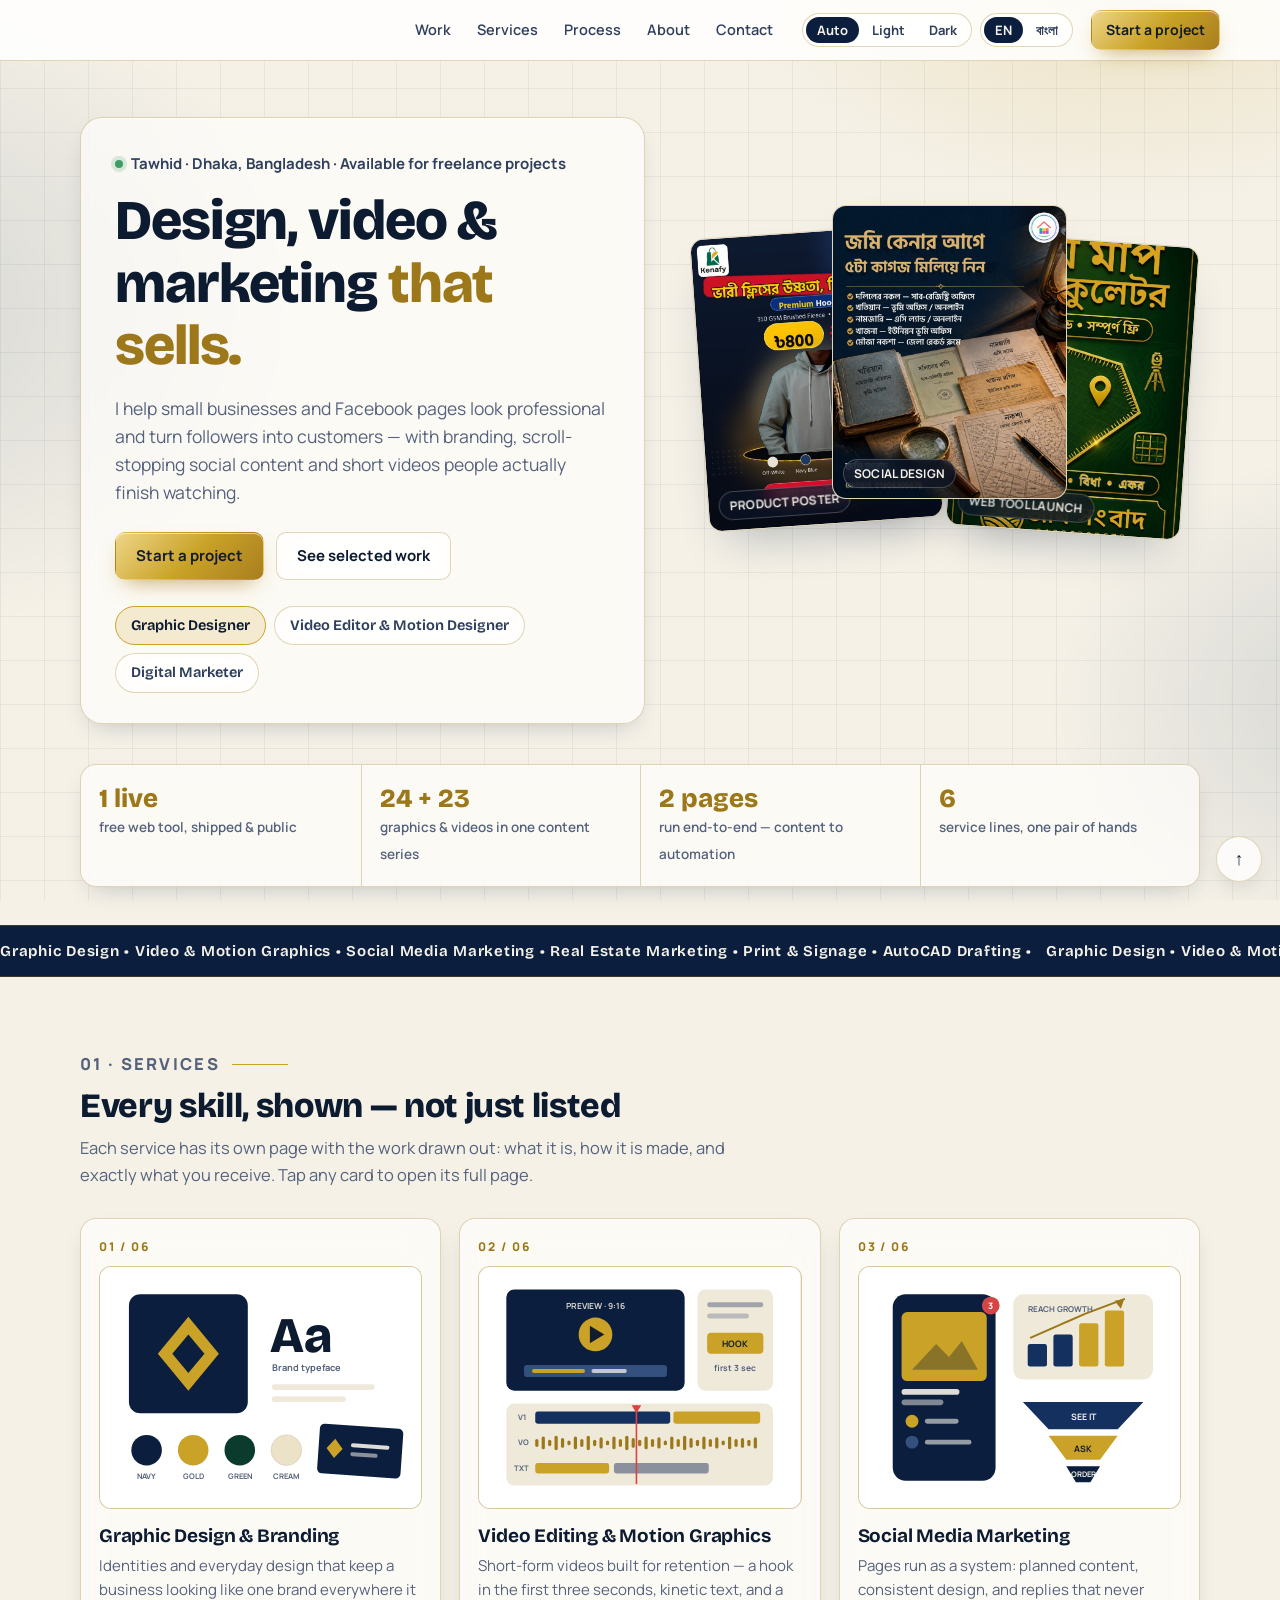
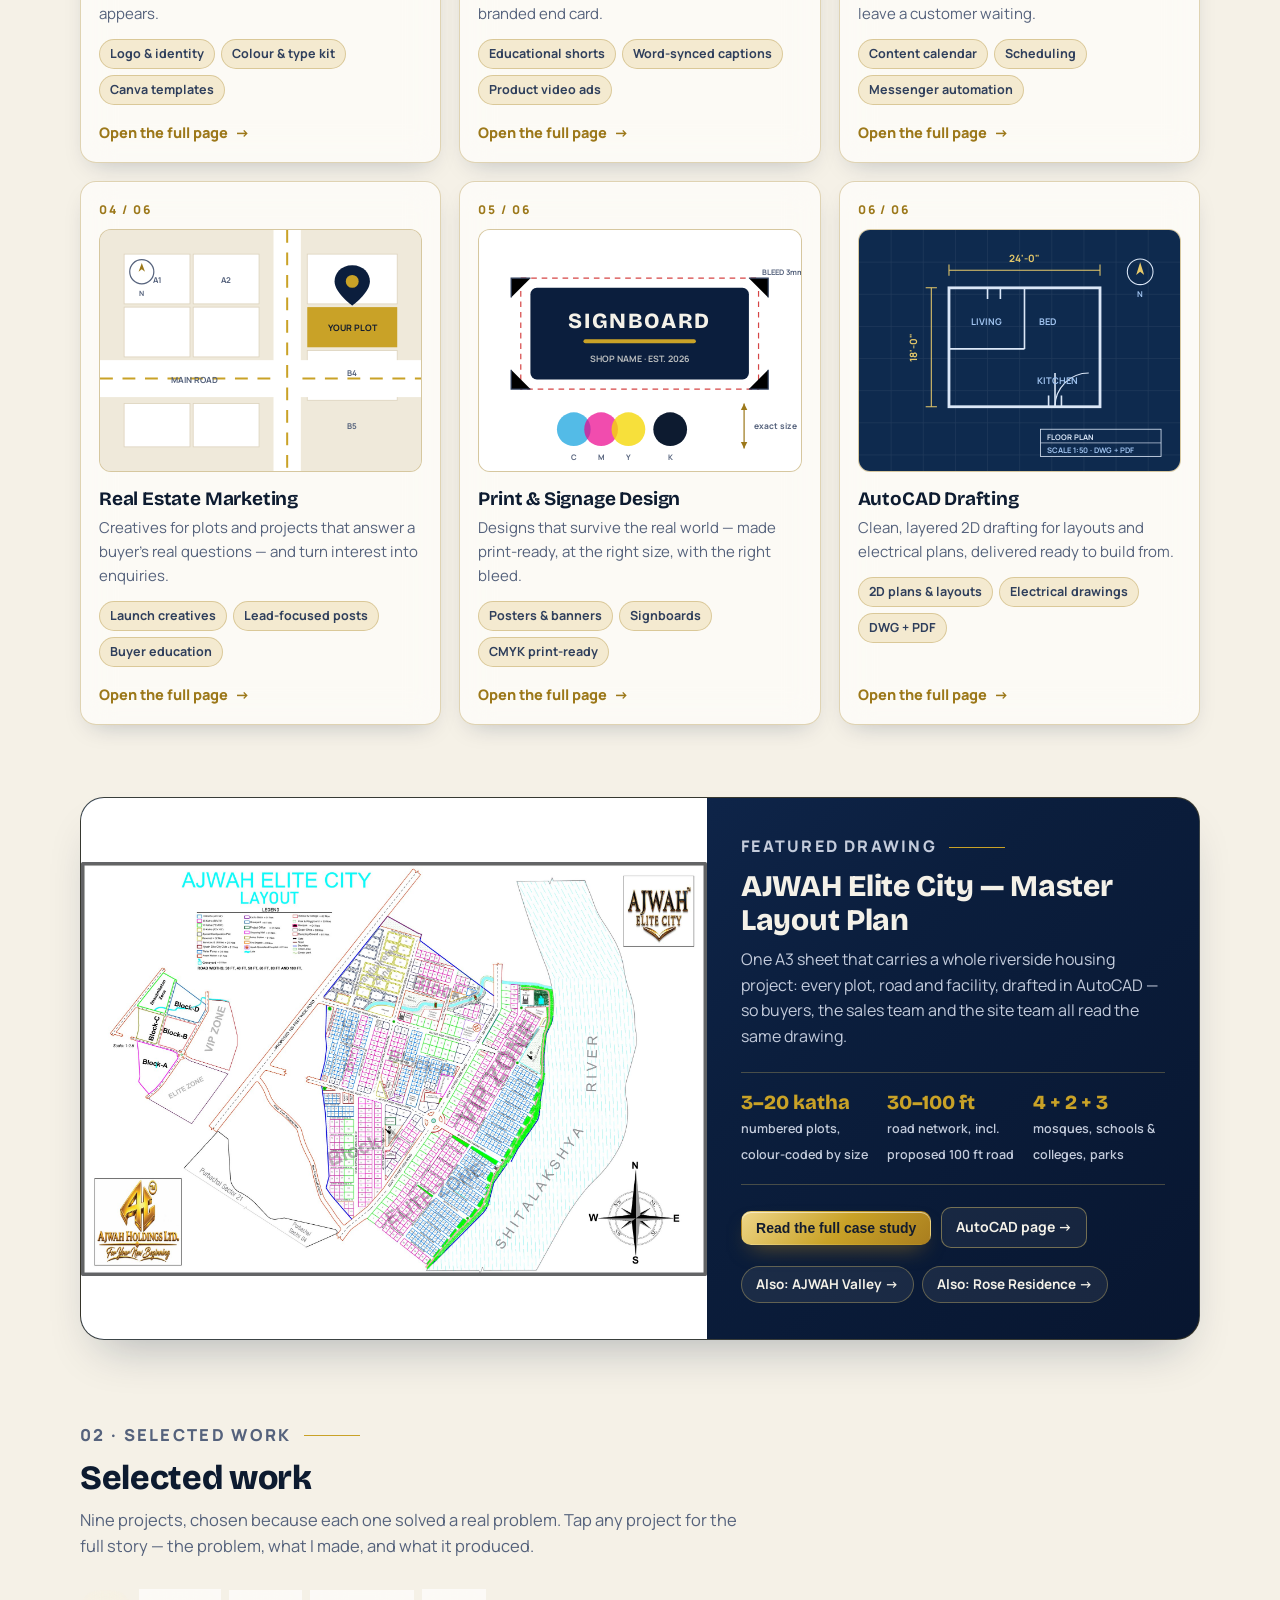
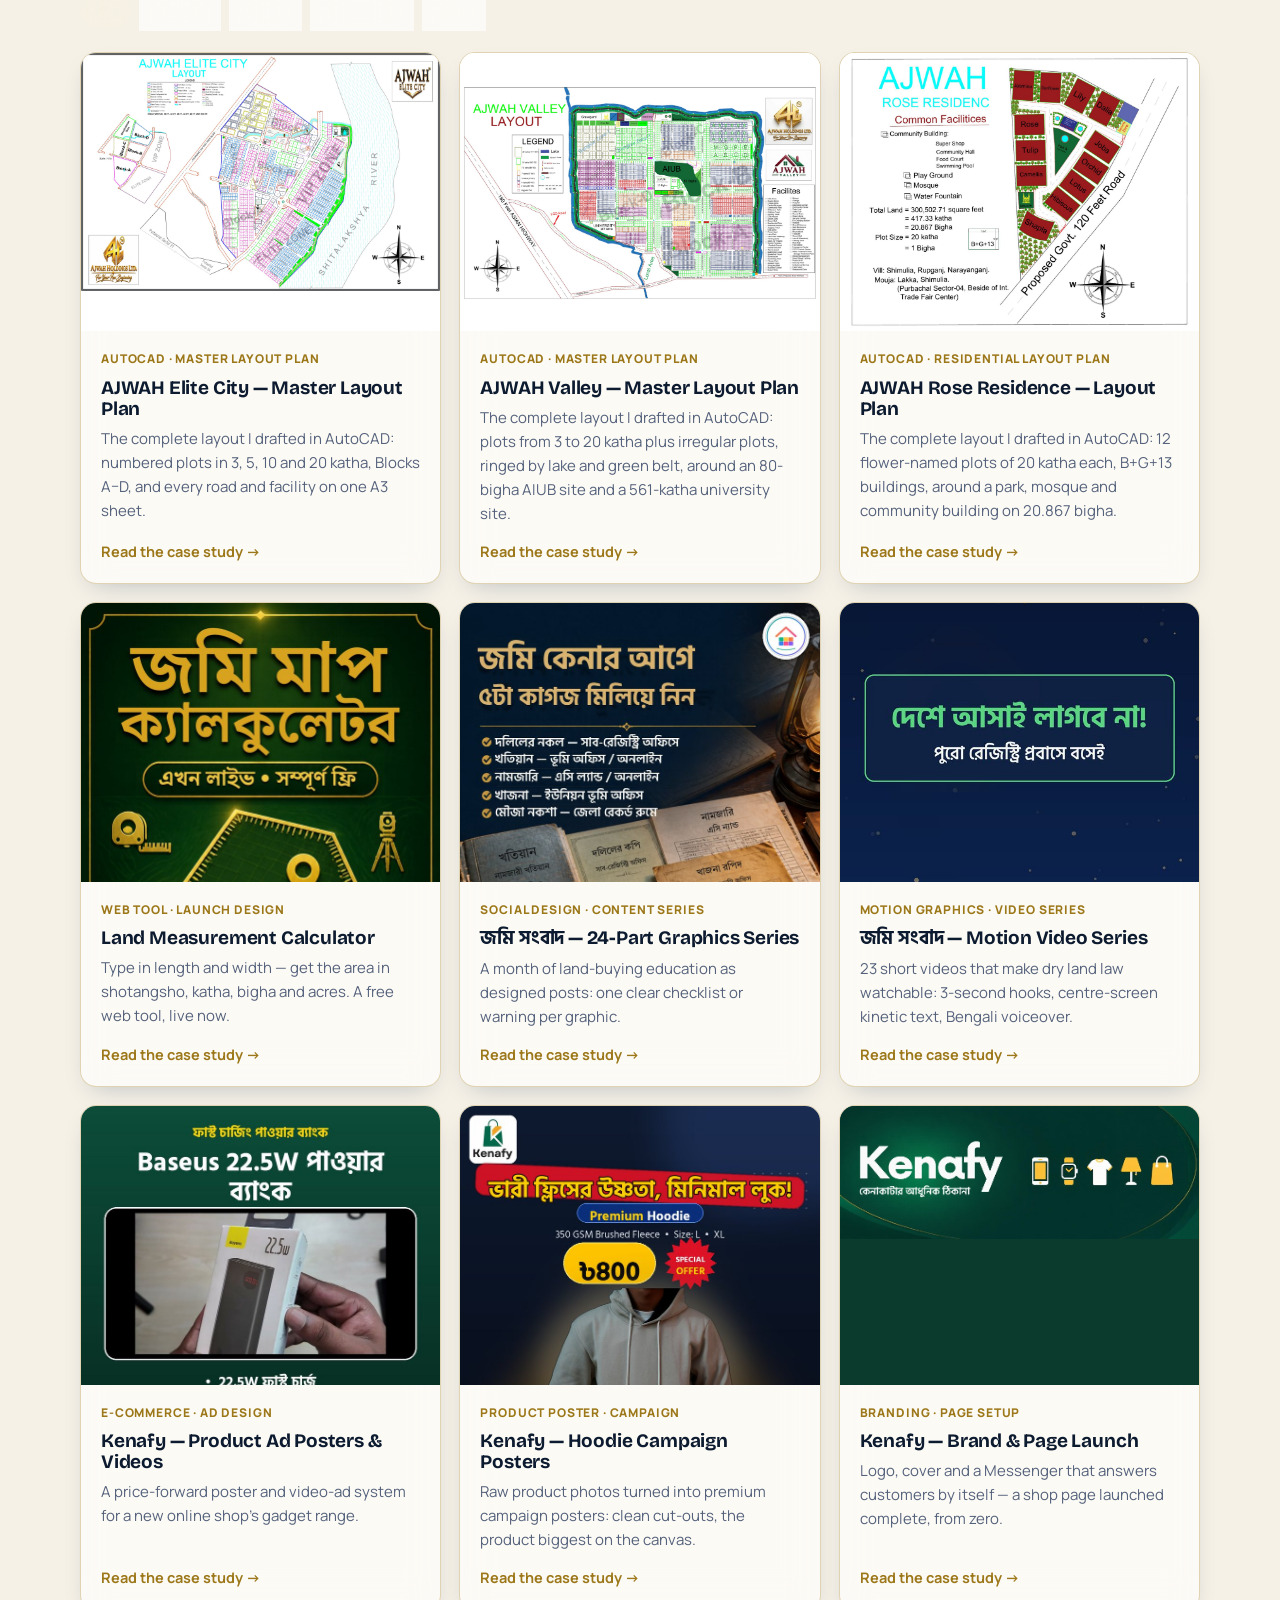
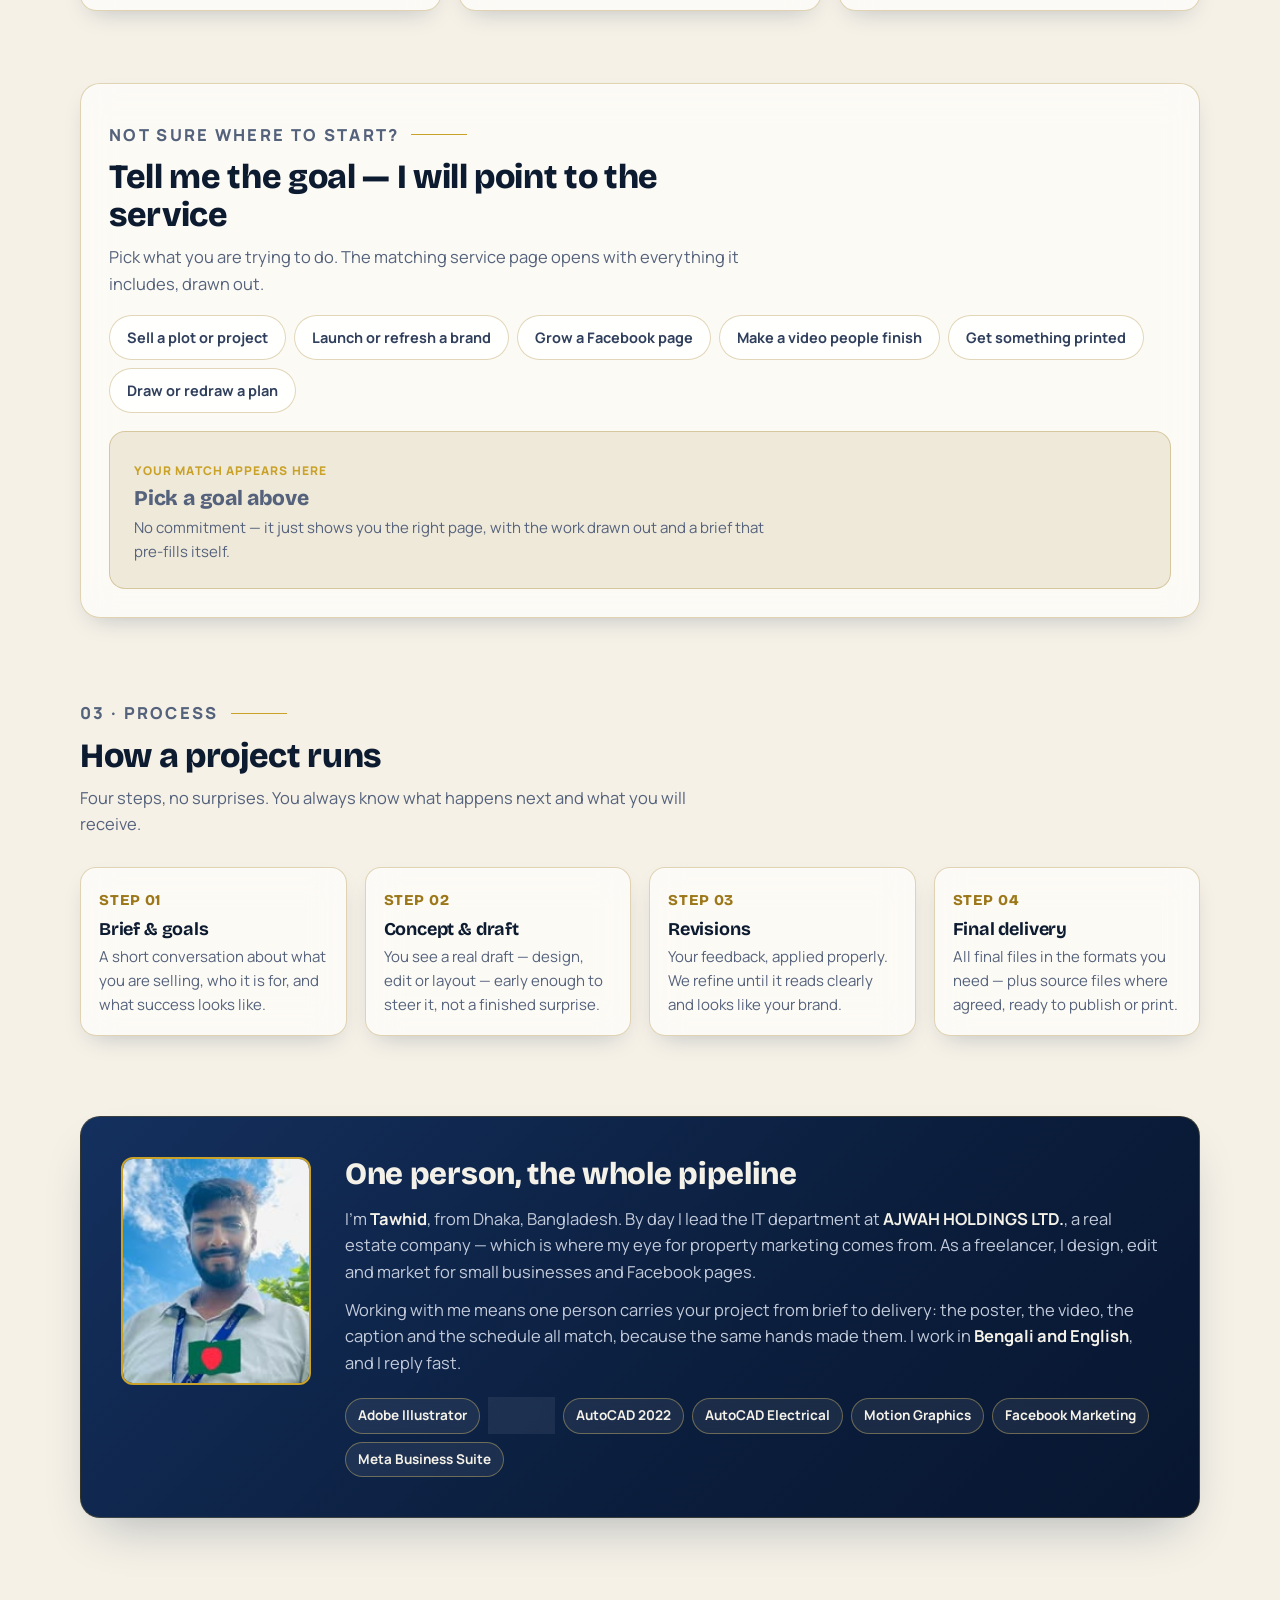
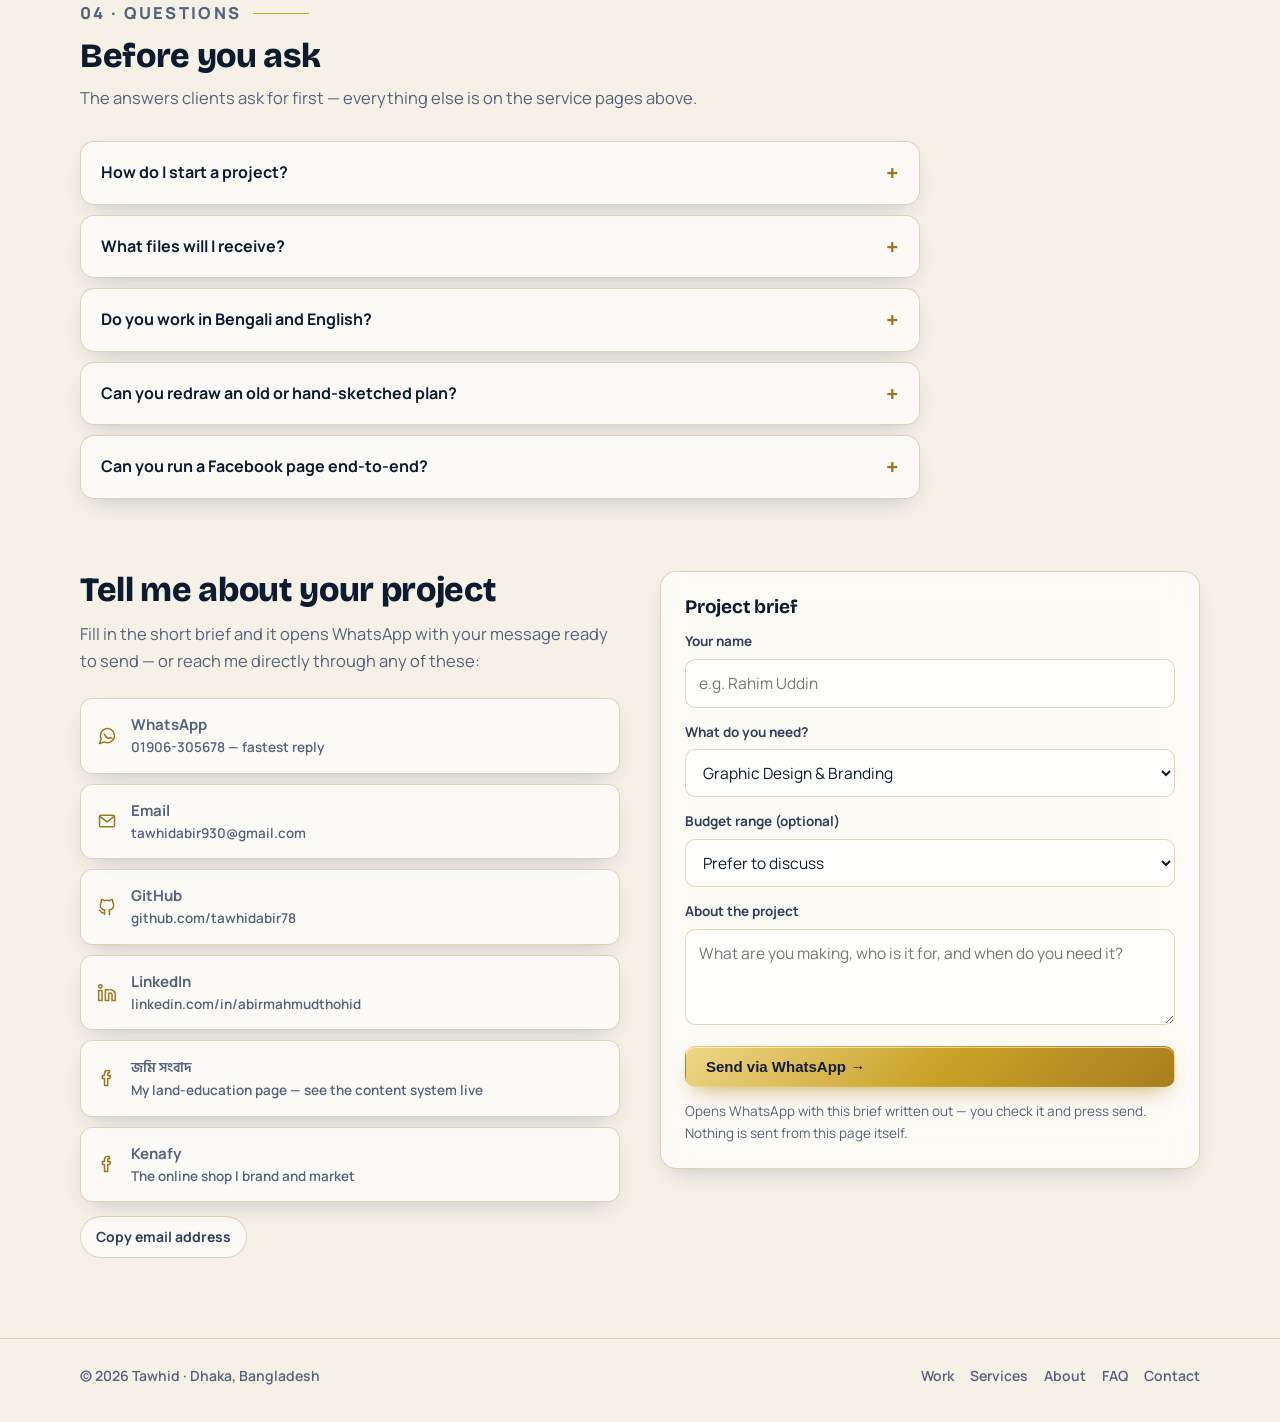
<file: portfolio-website.html>
<!doctype html>
<html lang="en">
  <head>
    <meta charset="utf-8" />
    <meta name="viewport" content="width=device-width, initial-scale=1, viewport-fit=cover" />
    <meta name="color-scheme" content="light dark" />
    <meta name="description" content="Tawhid — graphic designer, video editor and digital marketer in Dhaka, Bangladesh. Branding, motion graphics, social media content, real estate marketing, print & signage, AutoCAD — every skill with its own detail page." />
    <meta property="og:title" content="Tawhid — Designer, Video Editor &amp; Marketer" />
    <meta property="og:description" content="Design, video and marketing that explain things simply. Graphic design, video editing, AutoCAD 2D drafting and digital marketing — portfolio of Tawhid (Abir Mahmud Thohid), Dhaka." />
    <meta property="og:type" content="website" />
    <meta property="og:url" content="https://tawhidabir78.github.io/portfolio-website.html" />
    <meta property="og:image" content="https://tawhidabir78.github.io/portfolio-preview.jpg" />
    <meta property="og:image:width" content="1200" />
    <meta property="og:image:height" content="630" />
    <meta property="og:image:alt" content="Tawhid — Design, Video, Marketing portfolio" />
    <meta name="twitter:card" content="summary_large_image" />
    <meta name="twitter:title" content="Tawhid — Designer, Video Editor &amp; Marketer" />
    <meta name="twitter:description" content="Design, video and marketing that explain things simply. Graphic design, video editing, AutoCAD 2D drafting and digital marketing — portfolio of Tawhid (Abir Mahmud Thohid), Dhaka." />
    <meta name="twitter:image" content="https://tawhidabir78.github.io/portfolio-preview.jpg" />
    <link rel="icon" href="data:," />
    <title>Tawhid — Designer, Video Editor &amp; Marketer</title>
    <link rel="preconnect" href="https://fonts.googleapis.com" />
    <link rel="preconnect" href="https://fonts.gstatic.com" crossorigin />
    <link href="https://fonts.googleapis.com/css2?family=Bricolage+Grotesque:opsz,wght@12..96,500;12..96,650;12..96,800&family=Manrope:wght@400;500;600;700;800&family=Hind+Siliguri:wght@500;600&display=swap" rel="stylesheet" />
    <style>
      :root, :root[data-theme="light"] {
        --bg: #f5f1e7;
        --surface: #ffffff;
        --surface-2: #efe9da;
        --ink: #0d1b30;
        --ink-2: #2f3f5c;
        --muted: #55627c;
        --line: #ddd3bd;
        --navy: #0b1e3d;
        --navy-2: #14305e;
        --gold: #9c781a;
        --gold-bright: #c9a227;
        --gold-soft: #f4ead0;
        --on-navy: #f4f1e8;
        --on-navy-2: #c3cbdb;
        --glass: rgba(255, 255, 255, 0.66);
        --glass-strong: rgba(255, 255, 255, 0.86);
        --glass-brd: rgba(156, 120, 26, 0.30);
        --blur: blur(16px) saturate(1.5);
        --grid-line: rgba(11, 30, 61, 0.055);
        --glow-a: rgba(201, 162, 39, 0.22);
        --glow-b: rgba(20, 48, 94, 0.14);
        --shadow: 0 24px 48px -20px rgba(11, 30, 61, 0.30);
        --shadow-sm: 0 10px 26px -12px rgba(11, 30, 61, 0.28);
        --radius: 16px;
        color-scheme: light;
      }
      @media (prefers-color-scheme: dark) {
        :root:not([data-theme="light"]) {
          --bg: #070f1e;
          --surface: #0e1c33;
          --surface-2: #0a1729;
          --ink: #edf1f8;
          --ink-2: #c2cede;
          --muted: #93a2bd;
          --line: #22355a;
          --navy: #050d1c;
          --navy-2: #0d2145;
          --gold: #dcba55;
          --gold-bright: #e6c96a;
          --gold-soft: #241d0c;
          --glass: rgba(13, 27, 51, 0.58);
          --glass-strong: rgba(13, 27, 51, 0.85);
          --glass-brd: rgba(230, 201, 106, 0.26);
          --grid-line: rgba(147, 178, 224, 0.05);
          --glow-a: rgba(201, 162, 39, 0.16);
          --glow-b: rgba(38, 84, 158, 0.20);
          --shadow: 0 24px 48px -20px rgba(0, 0, 0, 0.65);
          --shadow-sm: 0 10px 26px -12px rgba(0, 0, 0, 0.55);
        }
      }
      :root[data-theme="dark"] {
        --bg: #070f1e;
        --surface: #0e1c33;
        --surface-2: #0a1729;
        --ink: #edf1f8;
        --ink-2: #c2cede;
        --muted: #93a2bd;
        --line: #22355a;
        --navy: #050d1c;
        --navy-2: #0d2145;
        --gold: #dcba55;
        --gold-bright: #e6c96a;
        --gold-soft: #241d0c;
        --glass: rgba(13, 27, 51, 0.58);
        --glass-strong: rgba(13, 27, 51, 0.85);
        --glass-brd: rgba(230, 201, 106, 0.26);
        --grid-line: rgba(147, 178, 224, 0.05);
        --glow-a: rgba(201, 162, 39, 0.16);
        --glow-b: rgba(38, 84, 158, 0.20);
        --shadow: 0 24px 48px -20px rgba(0, 0, 0, 0.65);
        --shadow-sm: 0 10px 26px -12px rgba(0, 0, 0, 0.55);
        color-scheme: dark;
      }
      :root[data-theme="dark"] .glass { box-shadow: var(--shadow-sm), inset 0 1px 0 rgba(255, 255, 255, 0.07); }
      :root[data-theme="dark"] .filter.active { background: var(--gold-bright); border-color: var(--gold-bright); color: #131c2e; }
      * { box-sizing: border-box; }
      html { scroll-behavior: smooth; }
      @media (prefers-reduced-motion: reduce) {
        html { scroll-behavior: auto; }
        *, *::before, *::after { animation: none !important; transition: none !important; }
      }
      body {
        margin: 0;
        background: var(--bg);
        color: var(--ink);
        font-family: "Manrope", system-ui, sans-serif;
        font-size: 16.5px;
        line-height: 1.6;
        -webkit-font-smoothing: antialiased;
        position: relative;
      }
      /* ambient backdrop: soft gold/navy light + fine drafting grid, so the glass has something to refract */
      body::before {
        content: ""; position: fixed; inset: 0; z-index: -1; pointer-events: none;
        background:
          radial-gradient(640px 420px at 88% -6%, var(--glow-a), transparent 62%),
          radial-gradient(760px 540px at -12% 34%, var(--glow-b), transparent 62%),
          radial-gradient(560px 420px at 108% 78%, var(--glow-b), transparent 60%),
          linear-gradient(var(--grid-line) 1px, transparent 1px),
          linear-gradient(90deg, var(--grid-line) 1px, transparent 1px);
        background-size: auto, auto, auto, 44px 44px, 44px 44px;
      }
      .bn { font-family: "Hind Siliguri", "Manrope", sans-serif; }
      html[lang="bn"] body,
      html[lang="bn"] h1, html[lang="bn"] h2, html[lang="bn"] h3, html[lang="bn"] .display,
      html[lang="bn"] .role-chip, html[lang="bn"] .svg-label {
        font-family: "Hind Siliguri", "Manrope", sans-serif;
      }
      html[lang="bn"] h1, html[lang="bn"] h2, html[lang="bn"] h3 { letter-spacing: 0; }
      h1, h2, h3, .display {
        font-family: "Bricolage Grotesque", "Manrope", sans-serif;
        line-height: 1.12; letter-spacing: -0.01em; margin: 0;
      }
      p { margin: 0; }
      a { color: var(--gold); }
      img { display: block; max-width: 100%; }
      .wrap { max-width: 1160px; margin: 0 auto; padding: 0 20px; }
      .glass {
        background: var(--glass);
        -webkit-backdrop-filter: var(--blur); backdrop-filter: var(--blur);
        border: 1px solid var(--glass-brd);
        box-shadow: var(--shadow-sm), inset 0 1px 0 rgba(255, 255, 255, 0.35);
      }
      @media (prefers-color-scheme: dark) {
        .glass { box-shadow: var(--shadow-sm), inset 0 1px 0 rgba(255, 255, 255, 0.07); }
      }

      /* ---------- top bar ---------- */
      .topbar {
        position: sticky; top: 0; z-index: 40;
        background: var(--glass-strong);
        -webkit-backdrop-filter: var(--blur); backdrop-filter: var(--blur);
        border-bottom: 1px solid var(--glass-brd);
      }
      .topbar-in { display: flex; align-items: center; flex-wrap: wrap; gap: 8px 18px; min-height: 60px; padding: 8px 0; }
      .topbar nav { display: flex; gap: 4px; margin-left: auto; }
      /* theme + language controls */
      .controls { display: flex; align-items: center; gap: 8px; flex-wrap: wrap; }
      .seg {
        display: inline-flex; gap: 2px; padding: 3px; border-radius: 999px;
        border: 1px solid var(--glass-brd); background: var(--glass);
        -webkit-backdrop-filter: var(--blur); backdrop-filter: var(--blur);
      }
      .seg button {
        font: inherit; font-size: 13px; font-weight: 700; cursor: pointer;
        border: none; background: transparent; color: var(--ink-2);
        padding: 5px 11px; border-radius: 999px; white-space: nowrap; line-height: 1.3;
      }
      .seg button:hover { color: var(--ink); }
      .seg button[aria-pressed="true"] { background: var(--navy); color: var(--on-navy); }
      @media (max-width: 720px) {
        .topbar nav a:not(:last-child) { display: none; }
        .topbar nav { gap: 0; margin-left: 0; }
        .topbar-in { gap: 6px 10px; }
        .controls { order: 3; width: 100%; }
        .topbar-cta { display: none; }
        .seg button { padding: 5px 8px; font-size: 12.5px; }
      }
      .topbar nav a {
        color: var(--ink-2); text-decoration: none; font-weight: 600; font-size: 14.5px;
        padding: 8px 11px; border-radius: 8px;
      }
      .topbar nav a:hover { color: var(--ink); background: var(--surface-2); }
      .btn {
        display: inline-flex; align-items: center; gap: 8px;
        font-weight: 700; font-size: 15px; text-decoration: none;
        padding: 11px 20px; border-radius: 10px; border: 1px solid transparent;
        cursor: pointer; transition: transform 0.15s ease, filter 0.15s ease, background 0.15s ease;
      }
      .btn:active { transform: translateY(1px); }
      .btn-gold {
        background: linear-gradient(135deg, #eed688 0%, var(--gold-bright) 52%, #a97e1f 100%);
        color: #131c2e; box-shadow: 0 10px 22px -10px rgba(169, 126, 31, 0.75), inset 0 1px 0 rgba(255,255,255,0.55);
      }
      .btn-gold:hover { filter: brightness(1.06); }
      .btn-ghost { border-color: var(--glass-brd); color: var(--ink); background: var(--glass); -webkit-backdrop-filter: var(--blur); backdrop-filter: var(--blur); }
      .btn-ghost:hover { border-color: var(--gold-bright); color: var(--gold); }
      .btn-sm { padding: 8px 14px; font-size: 14px; }
      @media (max-width: 720px) {
        .topbar nav a:not(:last-child) { display: none; }
        .topbar nav { gap: 0; }
      }

      /* ---------- hero ---------- */
      .hero { padding: 56px 0 30px; overflow: hidden; }
      .hero-grid { display: grid; grid-template-columns: 1.05fr 0.95fr; gap: 44px; align-items: center; }
      @media (max-width: 900px) { .hero-grid { grid-template-columns: 1fr; gap: 36px; } }
      .hero-panel { border-radius: 22px; padding: 34px 34px 30px; position: relative; overflow: hidden; }
      .hero-panel::after {
        content: ""; position: absolute; inset: 0; pointer-events: none;
        background: linear-gradient(105deg, transparent 42%, rgba(201, 162, 39, 0.13) 50%, transparent 58%);
        transform: translateX(-120%); animation: sheen 7s ease infinite;
      }
      @keyframes sheen { 0%, 55% { transform: translateX(-120%); } 88%, 100% { transform: translateX(120%); } }
      @media (max-width: 620px) { .hero-panel { padding: 24px 20px 22px; } }
      .hero-who { font-weight: 700; font-size: 15px; color: var(--ink-2); display: flex; flex-wrap: wrap; gap: 8px; align-items: center; }
      .hero-who .dot { width: 8px; height: 8px; border-radius: 50%; background: #3d9d63; flex: none; box-shadow: 0 0 0 4px rgba(61, 157, 99, 0.18); }
      .hero h1 { font-size: clamp(38px, 5.6vw, 56px); font-weight: 800; margin: 14px 0 16px; letter-spacing: -0.02em; }
      .hero h1 .hl { color: var(--gold); }
      .hero-sub { color: var(--muted); font-size: 17.5px; max-width: 34em; }
      .hero-cta { display: flex; flex-wrap: wrap; gap: 12px; margin-top: 26px; }
      .roles { display: flex; flex-wrap: wrap; gap: 8px; margin-top: 26px; }
      .role-chip {
        font-family: "Bricolage Grotesque", sans-serif; font-weight: 650; font-size: 14.5px;
        border: 1.5px solid var(--glass-brd); border-radius: 999px; padding: 7px 15px; color: var(--ink-2);
        background: var(--glass); -webkit-backdrop-filter: var(--blur); backdrop-filter: var(--blur);
        transition: border-color 0.3s, color 0.3s, background 0.3s;
      }
      .role-chip.active { border-color: var(--gold-bright); color: var(--ink); background: var(--gold-soft); }
      .hero-visual { position: relative; min-height: 430px; }
      .fan { position: absolute; margin: 0; width: 46%; border-radius: 14px; box-shadow: var(--shadow); border: 1px solid var(--glass-brd); overflow: hidden; background: var(--surface); }
      .fan img { width: 100%; height: 100%; object-fit: cover; }
      .fan-1 { left: 2%; top: 26px; aspect-ratio: 4/5; transform: rotate(-4deg); z-index: 1; }
      .fan-2 { left: 28%; top: 0; aspect-ratio: 4/5; z-index: 2; }
      .fan-3 { right: 2%; top: 34px; aspect-ratio: 4/5; transform: rotate(4deg); z-index: 1; }
      .fan-tag {
        position: absolute; left: 10px; bottom: 10px; z-index: 3;
        background: rgba(10, 20, 38, 0.72); -webkit-backdrop-filter: blur(8px); backdrop-filter: blur(8px);
        border: 1px solid rgba(255,255,255,0.22);
        color: #f4f1e8; font-size: 12px; font-weight: 700;
        padding: 4px 10px; border-radius: 999px; letter-spacing: 0.02em;
      }
      @media (max-width: 900px) { .hero-visual { min-height: 340px; } }
      @media (max-width: 480px) { .hero-visual { min-height: 260px; } }

      /* ---------- fact strip ---------- */
      .facts { border-radius: 16px; margin-top: 40px; overflow: hidden; }
      .facts-in { display: grid; grid-template-columns: repeat(4, 1fr); }
      .fact { padding: 20px 18px; border-left: 1px solid var(--glass-brd); }
      .fact:first-child { border-left: none; }
      .fact b { font-family: "Bricolage Grotesque", sans-serif; font-size: 26px; font-weight: 800; display: block; line-height: 1.1; color: var(--gold); }
      @media (prefers-color-scheme: light) { .fact b { color: var(--gold); } }
      .fact span { color: var(--muted); font-size: 13.5px; font-weight: 600; }
      @media (max-width: 720px) {
        .facts-in { grid-template-columns: 1fr 1fr; }
        .fact:nth-child(3) { border-left: none; }
        .fact { border-top: 1px solid var(--glass-brd); }
        .fact:nth-child(-n+2) { border-top: none; }
      }

      /* ---------- sections ---------- */
      section { padding: 64px 0 8px; }
      .sec-head { max-width: 660px; margin-bottom: 30px; }
      .sec-head h2 { font-size: clamp(26px, 3.6vw, 34px); font-weight: 800; }
      .sec-head p { color: var(--muted); margin-top: 10px; font-size: 16.5px; }

      /* ---------- graphic plates (SVG explainers) ---------- */
      .plate { display: block; border-radius: 12px; overflow: hidden; border: 1px solid var(--glass-brd); background: var(--surface-2); }
      .plate svg { display: block; width: 100%; height: auto; }
      .g-navy { fill: var(--navy); } .g-navy2 { fill: var(--navy-2); }
      .g-gold { fill: var(--gold-bright); } .g-goldd { fill: var(--gold); }
      .g-paper { fill: var(--surface); } .g-soft { fill: var(--gold-soft); }
      .g-ink { fill: var(--ink); } .g-mut { fill: var(--muted); } .g-surf2 { fill: var(--surface-2); }
      .s-navy { stroke: var(--navy); } .s-gold { stroke: var(--gold-bright); } .s-goldd { stroke: var(--gold); }
      .s-ink { stroke: var(--ink-2); } .s-mut { stroke: var(--muted); } .s-line { stroke: var(--line); }
      .t-w { fill: #f4f1e8; } .t-gold { fill: var(--gold-bright); } .t-ink { fill: var(--ink); } .t-mut { fill: var(--muted); }
      .svg-label { font-family: "Manrope", sans-serif; font-weight: 700; }

      /* ---------- services ---------- */
      .svc-grid { display: grid; grid-template-columns: repeat(3, 1fr); gap: 18px; }
      @media (max-width: 960px) { .svc-grid { grid-template-columns: 1fr 1fr; } }
      @media (max-width: 620px) { .svc-grid { grid-template-columns: 1fr; } }
      .svc {
        border-radius: var(--radius); padding: 18px 18px 18px;
        display: flex; flex-direction: column; cursor: pointer; position: relative;
        text-decoration: none; color: inherit;
        transition: transform 0.18s ease, border-color 0.18s ease, box-shadow 0.18s ease;
      }
      .svc:hover { transform: translateY(-4px); border-color: var(--gold-bright); box-shadow: var(--shadow), inset 0 1px 0 rgba(255,255,255,0.35); }
      .svc:focus-visible, .work-card:focus-visible, .filter:focus-visible, .btn:focus-visible, a:focus-visible, button:focus-visible { outline: 2.5px solid var(--gold-bright); outline-offset: 2px; }
      .svc .plate { margin-bottom: 16px; }
      .svc h3 { font-size: 19px; font-weight: 700; margin-bottom: 7px; }
      .svc > p { color: var(--muted); font-size: 15px; }
      .svc-chips { display: flex; flex-wrap: wrap; gap: 6px; margin: 13px 0 16px; }
      .svc-chips span { font-size: 12.5px; font-weight: 700; color: var(--ink-2); background: var(--gold-soft); border: 1px solid var(--glass-brd); padding: 4px 10px; border-radius: 999px; }
      .svc-open { margin-top: auto; font-weight: 800; font-size: 14.5px; color: var(--gold); display: inline-flex; align-items: center; gap: 7px; }
      .svc-open .arr { transition: transform 0.18s ease; }
      .svc:hover .svc-open .arr { transform: translateX(4px); }

      /* ---------- work ---------- */
      .filters { display: flex; flex-wrap: wrap; gap: 8px; margin-bottom: 22px; }
      .filter {
        font: inherit; font-weight: 700; font-size: 14px; cursor: pointer;
        padding: 8px 16px; border-radius: 999px; border: 1.5px solid var(--glass-brd);
        background: var(--glass); -webkit-backdrop-filter: var(--blur); backdrop-filter: var(--blur); color: var(--ink-2);
      }
      .filter.active { background: var(--navy); border-color: var(--navy); color: var(--on-navy); }
      @media (prefers-color-scheme: dark) { .filter.active { background: var(--gold-bright); border-color: var(--gold-bright); color: #131c2e; } }
      .work-grid { display: grid; grid-template-columns: repeat(3, 1fr); gap: 18px; }
      @media (max-width: 960px) { .work-grid { grid-template-columns: 1fr 1fr; } }
      @media (max-width: 620px) { .work-grid { grid-template-columns: 1fr; } }
      .work-card {
        border-radius: var(--radius); overflow: hidden; text-align: left; font: inherit; color: inherit; cursor: pointer; padding: 0;
        display: flex; flex-direction: column; width: 100%;
        transition: transform 0.18s ease, border-color 0.18s ease;
      }
      .work-card:hover { border-color: var(--gold-bright); transform: translateY(-4px); }
      .work-media { aspect-ratio: 4/3.1; overflow: hidden; background: var(--surface-2); }
      .work-media img { width: 100%; height: 100%; object-fit: cover; object-position: top center; }
      .work-media.tall img { object-position: center 30%; }
      .work-media img.fit-contain, .case-media img.fit-contain { object-fit: contain; background: #0a3b2c; }
      .work-media img.fit-plan, .case-media img.fit-plan, .sk-related img.fit-plan { object-fit: contain; background: #ffffff; }
      .work-body { padding: 18px 20px 20px; display: flex; flex-direction: column; gap: 8px; flex: 1; }
      .work-tags { font-size: 12px; font-weight: 800; letter-spacing: 0.07em; text-transform: uppercase; color: var(--gold); }
      .work-body h3 { font-size: 19px; font-weight: 700; }
      .work-body p { color: var(--muted); font-size: 15px; }
      .work-open { margin-top: auto; padding-top: 6px; font-weight: 700; font-size: 14.5px; color: var(--gold); }
      .work-card[hidden] { display: none; }

      /* ---------- case study dialog ---------- */
      dialog#caseDialog {
        border: 1px solid var(--glass-brd); border-radius: 18px; padding: 0; max-width: 880px; width: calc(100% - 32px);
        background: var(--glass-strong); -webkit-backdrop-filter: var(--blur); backdrop-filter: var(--blur);
        color: var(--ink); box-shadow: var(--shadow);
      }
      dialog#caseDialog::backdrop { background: rgba(6, 12, 24, 0.62); -webkit-backdrop-filter: blur(4px); backdrop-filter: blur(4px); }
      .case-in { display: grid; grid-template-columns: 0.9fr 1.1fr; max-height: 86vh; }
      @media (max-width: 700px) { .case-in { grid-template-columns: 1fr; overflow-y: auto; } }
      .case-media { background: var(--surface-2); min-height: 240px; position: relative; }
      .case-zoom {
        position: absolute; right: 12px; bottom: 12px; z-index: 2;
        font: inherit; font-size: 13.5px; font-weight: 800; cursor: pointer;
        padding: 8px 14px; border-radius: 999px; border: 1px solid var(--glass-brd);
        background: var(--glass-strong); -webkit-backdrop-filter: var(--blur); backdrop-filter: var(--blur); color: var(--ink);
        box-shadow: var(--shadow-sm);
      }
      .case-zoom:hover { border-color: var(--gold-bright); color: var(--gold); }
      .case-zoom[hidden] { display: none; }
      .case-media img { width: 100%; height: 100%; object-fit: cover; object-position: top center; }
      @media (max-width: 700px) { .case-media { max-height: 300px; } .case-media img { max-height: 300px; } }
      .case-body { padding: 28px 28px 26px; overflow-y: auto; }
      @media (max-width: 700px) { .case-body { overflow: visible; } }
      .case-body h3 { font-size: 24px; font-weight: 800; margin: 6px 0 4px; }
      .case-client { color: var(--muted); font-weight: 600; font-size: 14.5px; }
      .case-block { margin-top: 18px; }
      .case-block h4 { margin: 0 0 5px; font-size: 12.5px; font-weight: 800; letter-spacing: 0.08em; text-transform: uppercase; color: var(--gold); }
      .case-block p { color: var(--ink-2); font-size: 15.5px; }
      .case-tools { display: flex; flex-wrap: wrap; gap: 7px; margin-top: 20px; }
      .tool-chip { font-size: 13px; font-weight: 700; background: var(--surface-2); border: 1px solid var(--line); padding: 5px 11px; border-radius: 999px; color: var(--ink-2); }
      .case-actions { display: flex; flex-wrap: wrap; gap: 10px; margin-top: 24px; }
      #caseLink[hidden] { display: none; }
      .case-close {
        position: absolute; top: 12px; right: 12px; z-index: 2;
        width: 38px; height: 38px; border-radius: 50%; border: 1px solid var(--glass-brd);
        background: var(--glass-strong); color: var(--ink); font-size: 18px; cursor: pointer; line-height: 1;
      }

      /* ---------- process ---------- */
      .process-grid { display: grid; grid-template-columns: repeat(4, 1fr); gap: 18px; }
      @media (max-width: 900px) { .process-grid { grid-template-columns: 1fr 1fr; } }
      @media (max-width: 520px) { .process-grid { grid-template-columns: 1fr; } }
      .step { border-radius: var(--radius); padding: 18px; }
      .step .num { font-family: "Bricolage Grotesque", sans-serif; font-weight: 800; font-size: 15px; color: var(--gold); letter-spacing: 0.06em; }
      .step h3 { font-size: 18px; font-weight: 700; margin: 6px 0 6px; }
      .step p { color: var(--muted); font-size: 15px; }

      /* ---------- about ---------- */
      .about-band {
        background: linear-gradient(135deg, var(--navy-2) 0%, var(--navy) 58%, #081630 100%);
        border: 1px solid var(--glass-brd);
        border-radius: 20px; color: var(--on-navy); padding: 40px; margin-top: 8px;
        box-shadow: var(--shadow);
      }
      @media (max-width: 620px) { .about-band { padding: 28px 22px; } }
      .about-grid { display: grid; grid-template-columns: 190px 1fr; gap: 34px; align-items: start; }
      @media (max-width: 700px) { .about-grid { grid-template-columns: 1fr; } }
      .about-photo { width: 190px; height: 228px; object-fit: cover; object-position: top center; border-radius: 12px; border: 2px solid var(--gold-bright); }
      @media (max-width: 700px) { .about-photo { width: 150px; height: 180px; } }
      .about-band h2 { font-size: clamp(24px, 3.4vw, 31px); font-weight: 800; margin-bottom: 14px; }
      .about-band p { color: var(--on-navy-2); font-size: 16.5px; max-width: 56em; }
      .about-band p + p { margin-top: 12px; }
      .about-band p b { color: var(--on-navy); }
      .about-tools { display: flex; flex-wrap: wrap; gap: 8px; margin-top: 22px; }
      .about-tools span {
        border: 1px solid rgba(230, 201, 106, 0.4); color: var(--on-navy); font-size: 13.5px; font-weight: 700;
        padding: 6px 12px; border-radius: 999px; background: rgba(255,255,255,0.07);
        -webkit-backdrop-filter: blur(6px); backdrop-filter: blur(6px);
      }

      /* ---------- contact ---------- */
      .contact-grid { display: grid; grid-template-columns: 1fr 1fr; gap: 40px; align-items: start; }
      @media (max-width: 860px) { .contact-grid { grid-template-columns: 1fr; gap: 28px; } }
      .contact-info h2 { font-size: clamp(26px, 3.6vw, 34px); font-weight: 800; }
      .contact-info > p { color: var(--muted); margin-top: 12px; max-width: 32em; }
      .channels { display: grid; gap: 10px; margin-top: 24px; }
      .channel {
        display: flex; align-items: center; gap: 14px; text-decoration: none; color: var(--ink);
        border-radius: 12px; padding: 14px 16px;
        transition: border-color 0.15s ease, transform 0.15s ease;
      }
      .channel:hover { border-color: var(--gold-bright); transform: translateY(-2px); }
      .channel svg { width: 20px; height: 20px; stroke: var(--gold); fill: none; stroke-width: 1.8; stroke-linecap: round; stroke-linejoin: round; flex: none; }
      .channel b { display: block; font-size: 15px; }
      .channel span { color: var(--muted); font-size: 13.5px; font-weight: 600; }
      form.brief { border-radius: var(--radius); padding: 24px; display: grid; gap: 14px; }
      form.brief h3 { font-size: 19px; font-weight: 700; }
      .field label { display: block; font-weight: 700; font-size: 13.5px; margin-bottom: 6px; color: var(--ink-2); }
      .field input, .field select, .field textarea {
        width: 100%; font: inherit; font-size: 15.5px; color: var(--ink);
        background: var(--glass-strong); border: 1.5px solid var(--glass-brd); border-radius: 10px; padding: 11px 13px;
      }
      .field input:focus, .field select:focus, .field textarea:focus { border-color: var(--gold-bright); outline: none; }
      .field textarea { resize: vertical; min-height: 96px; }
      .form-note { color: var(--muted); font-size: 13.5px; }

      footer { border-top: 1px solid var(--glass-brd); margin-top: 72px; padding: 26px 0 34px; }
      .foot-in { display: flex; flex-wrap: wrap; gap: 12px; align-items: center; justify-content: space-between; color: var(--muted); font-size: 14px; font-weight: 600; }
      .foot-in nav { display: flex; gap: 16px; }
      .foot-in a { color: var(--muted); text-decoration: none; }
      .foot-in a:hover { color: var(--gold); }

      /* ---------- skill detail page ---------- */
      #skillView { padding: 34px 0 10px; }
      .back-link { display: inline-flex; align-items: center; gap: 8px; font-weight: 800; font-size: 14.5px; text-decoration: none; color: var(--ink-2); margin-bottom: 20px; }
      .back-link:hover { color: var(--gold); }
      .sk-hero { border-radius: 22px; padding: 30px; display: grid; grid-template-columns: 1.05fr 0.95fr; gap: 34px; align-items: center; }
      @media (max-width: 860px) { .sk-hero { grid-template-columns: 1fr; padding: 22px; } }
      .sk-hero .plate { box-shadow: var(--shadow-sm); }
      .sk-kicker { font-size: 12.5px; font-weight: 800; letter-spacing: 0.09em; text-transform: uppercase; color: var(--gold); }
      .sk-hero h1 { font-size: clamp(28px, 4.4vw, 40px); font-weight: 800; margin: 10px 0 12px; }
      .sk-hero .sk-lede { color: var(--muted); font-size: 17px; }
      .sk-hero .hero-cta { margin-top: 22px; }
      .sk-sec { margin-top: 44px; }
      .sk-sec > h2 { font-size: clamp(23px, 3.2vw, 29px); font-weight: 800; margin-bottom: 8px; }
      .sk-sec > p { color: var(--muted); max-width: 46em; margin-bottom: 22px; }
      .deliver-grid { display: grid; grid-template-columns: repeat(3, 1fr); gap: 14px; }
      @media (max-width: 900px) { .deliver-grid { grid-template-columns: 1fr 1fr; } }
      @media (max-width: 560px) { .deliver-grid { grid-template-columns: 1fr; } }
      .deliver { border-radius: 14px; padding: 16px 18px; display: flex; gap: 12px; align-items: flex-start; }
      .deliver svg { width: 20px; height: 20px; flex: none; margin-top: 2px; stroke: var(--gold); fill: none; stroke-width: 2.4; stroke-linecap: round; stroke-linejoin: round; }
      .deliver b { display: block; font-size: 15.5px; }
      .deliver span { color: var(--muted); font-size: 14px; font-weight: 600; }
      .how-grid { display: grid; grid-template-columns: repeat(3, 1fr); gap: 18px; }
      @media (max-width: 900px) { .how-grid { grid-template-columns: 1fr; } }
      .how-tile { border-radius: var(--radius); padding: 16px; }
      .how-tile .plate { margin-bottom: 14px; }
      .how-tile h3 { font-size: 17px; font-weight: 700; margin-bottom: 6px; }
      .how-tile h3 .n { color: var(--gold); font-family: "Bricolage Grotesque", sans-serif; margin-right: 7px; }
      .how-tile p { color: var(--muted); font-size: 14.5px; }
      .sk-tools { display: flex; flex-wrap: wrap; gap: 8px; }
      .sk-related { border-radius: var(--radius); padding: 20px; display: flex; flex-wrap: wrap; gap: 18px; align-items: center; }
      .sk-related + .sk-related { margin-top: 14px; }
      .sk-related img { width: 128px; height: 96px; object-fit: cover; object-position: top center; border-radius: 10px; border: 1px solid var(--glass-brd); }
      .sk-related .grow { flex: 1; min-width: 220px; }
      .sk-related h3 { font-size: 18px; font-weight: 700; margin: 4px 0 4px; }
      .sk-related p { color: var(--muted); font-size: 14.5px; }
      .sk-cta-band {
        margin-top: 48px; border-radius: 20px; padding: 30px;
        background: linear-gradient(135deg, var(--navy-2) 0%, var(--navy) 60%, #081630 100%);
        border: 1px solid var(--glass-brd); color: var(--on-navy);
        display: flex; flex-wrap: wrap; gap: 20px; align-items: center; justify-content: space-between;
        box-shadow: var(--shadow);
      }
      .sk-cta-band h2 { font-size: clamp(22px, 3vw, 28px); font-weight: 800; }
      .sk-cta-band p { color: var(--on-navy-2); margin-top: 6px; max-width: 34em; }
      .sk-other { display: grid; grid-template-columns: repeat(5, 1fr); gap: 12px; }
      @media (max-width: 900px) { .sk-other { grid-template-columns: repeat(3, 1fr); } }
      @media (max-width: 560px) { .sk-other { grid-template-columns: 1fr 1fr; } }
      .sk-other a {
        border-radius: 12px; padding: 13px 14px; text-decoration: none; color: var(--ink);
        font-weight: 700; font-size: 14px; display: flex; align-items: center; gap: 8px;
        transition: border-color 0.15s ease, transform 0.15s ease;
      }
      .sk-other a:hover { border-color: var(--gold-bright); transform: translateY(-2px); }
      .sk-other a .dotg { width: 9px; height: 9px; border-radius: 3px; background: var(--gold-bright); flex: none; }

      /* ---------- premium additions ---------- */
      ::selection { background: var(--gold-bright); color: #131c2e; }
      .progress { position: fixed; top: 0; left: 0; height: 3px; width: 0; z-index: 60; background: linear-gradient(90deg, var(--gold), var(--gold-bright)); }
      .sec-kicker { display: flex; align-items: center; gap: 12px; font-size: 12.5px; font-weight: 800; letter-spacing: 0.14em; text-transform: uppercase; color: var(--gold); margin-bottom: 10px; }
      .sec-kicker::after { content: ""; height: 1px; width: 56px; background: var(--gold-bright); }
      .svc-num { display: block; font-size: 12px; font-weight: 800; letter-spacing: 0.16em; color: var(--gold); margin-bottom: 10px; }
      .work-media img { transition: transform 0.5s ease; }
      .work-card:hover .work-media img { transform: scale(1.04); }

      /* marquee ribbon */
      .marquee { background: var(--navy); color: var(--on-navy); border-top: 1px solid var(--glass-brd); border-bottom: 1px solid var(--glass-brd); overflow: hidden; padding: 13px 0; margin-top: 8px; }
      .marquee-track { display: flex; width: max-content; animation: marquee 32s linear infinite; }
      .marquee-track span { white-space: nowrap; font-family: "Bricolage Grotesque", sans-serif; font-weight: 650; font-size: 15px; letter-spacing: 0.05em; padding-right: 14px; }
      .marquee-track .sep { color: var(--gold-bright); }
      .marquee:hover .marquee-track { animation-play-state: paused; }
      @keyframes marquee { to { transform: translateX(-50%); } }
      @media (prefers-reduced-motion: reduce) {
        .marquee-track { animation: none; flex-wrap: wrap; width: auto; }
        .hero-panel::after { animation: none; }
      }

      /* featured drawing band */
      .featured-band { display: grid; grid-template-columns: 1.12fr 0.88fr; border-radius: 24px; overflow: hidden; border: 1px solid var(--glass-brd); background: linear-gradient(135deg, var(--navy-2) 0%, var(--navy) 58%, #081630 100%); color: var(--on-navy); box-shadow: var(--shadow); }
      .featured-media { background: #ffffff; min-height: 320px; }
      .featured-media img { width: 100%; height: 100%; object-fit: contain; }
      .featured-body { padding: 36px 34px; }
      .featured-body h3 { font-size: clamp(24px, 3.2vw, 30px); font-weight: 800; margin: 8px 0 10px; }
      .featured-body > p { color: var(--on-navy-2); font-size: 16px; }
      .featured-facts { display: grid; grid-template-columns: repeat(3, 1fr); gap: 14px; margin: 22px 0; padding: 18px 0; border-top: 1px solid rgba(230, 201, 106, 0.28); border-bottom: 1px solid rgba(230, 201, 106, 0.28); }
      .featured-facts b { display: block; font-family: "Bricolage Grotesque", sans-serif; font-size: 20px; font-weight: 800; color: var(--gold-bright); line-height: 1.15; }
      .featured-facts span { font-size: 12.5px; font-weight: 600; color: var(--on-navy-2); }
      .featured-actions { display: flex; flex-wrap: wrap; gap: 10px; align-items: center; }
      .btn-navy-ghost { border-color: rgba(230, 201, 106, 0.45); color: var(--on-navy); background: rgba(255, 255, 255, 0.06); }
      .btn-navy-ghost:hover { border-color: var(--gold-bright); color: var(--gold-bright); }
      .featured-more { display: flex; flex-wrap: wrap; gap: 8px; margin-top: 18px; }
      .mini-case { font: inherit; font-size: 13.5px; font-weight: 700; cursor: pointer; color: var(--on-navy); background: rgba(255, 255, 255, 0.07); border: 1px solid rgba(230, 201, 106, 0.35); border-radius: 999px; padding: 7px 14px; }
      .mini-case:hover { border-color: var(--gold-bright); color: var(--gold-bright); }
      @media (max-width: 860px) {
        .featured-band { grid-template-columns: 1fr; }
        .featured-media { min-height: 240px; }
        .featured-body { padding: 26px 22px; }
        .featured-facts { grid-template-columns: 1fr 1fr 1fr; }
      }
      @media (max-width: 520px) { .featured-facts { grid-template-columns: 1fr; gap: 10px; } }

      /* service matcher */
      .matcher { border-radius: 20px; padding: 28px; }
      @media (max-width: 620px) { .matcher { padding: 22px 18px; } }
      .matcher-goals { display: flex; flex-wrap: wrap; gap: 8px; margin: 18px 0; }
      .goal-btn { font: inherit; font-size: 14.5px; font-weight: 700; cursor: pointer; padding: 10px 17px; border-radius: 999px; border: 1.5px solid var(--glass-brd); background: var(--glass-strong); color: var(--ink-2); }
      .goal-btn:hover { color: var(--ink); border-color: var(--gold-bright); }
      .goal-btn[aria-pressed="true"] { background: var(--navy); border-color: var(--navy); color: var(--on-navy); }
      .matcher-result { border-radius: 16px; padding: 24px; display: grid; grid-template-columns: 1fr auto; gap: 18px; align-items: center; background: linear-gradient(135deg, var(--navy-2), var(--navy) 60%, #081630); color: var(--on-navy); border: 1px solid var(--glass-brd); box-shadow: var(--shadow-sm); }
      .matcher-result.idle { background: var(--surface-2); color: var(--muted); box-shadow: none; }
      .matcher-result h3 { font-size: 21px; font-weight: 800; margin: 4px 0 6px; }
      .matcher-result p { color: var(--on-navy-2); font-size: 15px; max-width: 44em; }
      .matcher-result.idle p { color: var(--muted); }
      .matcher-result .match-tag { font-size: 12px; font-weight: 800; letter-spacing: 0.09em; text-transform: uppercase; color: var(--gold-bright); }
      .matcher-result .hero-cta { margin-top: 0; }
      @media (max-width: 720px) { .matcher-result { grid-template-columns: 1fr; } }

      /* FAQ */
      .faq-list { display: grid; gap: 10px; max-width: 840px; }
      .faq-item { border-radius: 14px; overflow: hidden; }
      .faq-item summary { padding: 18px 20px; cursor: pointer; font-weight: 700; font-size: 16px; list-style: none; display: flex; justify-content: space-between; align-items: center; gap: 14px; }
      .faq-item summary::-webkit-details-marker { display: none; }
      .faq-item summary::after { content: "+"; color: var(--gold); font-size: 22px; font-weight: 800; line-height: 1; flex: none; }
      .faq-item[open ] summary::after { content: "\2013"; }
      .faq-item .faq-a { padding: 0 20px 18px; color: var(--muted); font-size: 15.5px; }
      .faq-item .faq-a p + p { margin-top: 8px; }

      /* copy-email + back-to-top */
      .copy-row { margin-top: 14px; }
      .copy-btn { font: inherit; font-size: 14px; font-weight: 700; cursor: pointer; padding: 9px 15px; border-radius: 999px; border: 1.5px solid var(--glass-brd); background: var(--glass); color: var(--ink-2); }
      .copy-btn:hover { border-color: var(--gold-bright); color: var(--gold); }
      .to-top { position: fixed; right: 18px; bottom: 18px; z-index: 50; width: 46px; height: 46px; border-radius: 50%; border: 1px solid var(--glass-brd); background: var(--glass-strong); -webkit-backdrop-filter: var(--blur); backdrop-filter: var(--blur); color: var(--ink); font-size: 18px; cursor: pointer; box-shadow: var(--shadow-sm); opacity: 0.94; }
      .to-top:hover { border-color: var(--gold-bright); color: var(--gold); }

      /* skill-page glance + contents */
      .sk-glance { display: flex; flex-wrap: wrap; gap: 10px; margin-top: 22px; }
      .sk-glance > div { border: 1px solid var(--glass-brd); border-radius: 12px; padding: 10px 16px; background: var(--glass); }
      .sk-glance b { display: block; font-family: "Bricolage Grotesque", sans-serif; font-size: 21px; font-weight: 800; color: var(--gold); line-height: 1.1; }
      .sk-glance span { font-size: 12.5px; font-weight: 700; color: var(--muted); }
      .sk-contents { display: flex; flex-wrap: wrap; gap: 8px; margin-top: 14px; }
      .sk-contents button { font: inherit; font-size: 13.5px; font-weight: 700; cursor: pointer; padding: 7px 14px; border-radius: 999px; border: 1.5px solid var(--glass-brd); background: var(--glass); color: var(--ink-2); }
      .sk-contents button:hover { border-color: var(--gold-bright); color: var(--gold); }

      /* enlarged case dialog for the A3 plans */
      dialog#caseDialog.case-wide { max-width: 1180px; }
      .case-wide .case-in { grid-template-columns: 1fr; }
      .case-wide .case-media { max-height: 62vh; }
      .case-wide .case-media img { object-fit: contain; max-height: 62vh; }
      #caseZoom[hidden] { display: none; }

      @keyframes rise { from { opacity: 0.2; transform: translateY(12px); } to { opacity: 1; transform: none; } }
      .reveal.in { animation: rise 0.55s ease both; }
      .view-in { animation: rise 0.45s ease both; }
      @media (prefers-reduced-motion: reduce) { .reveal.in, .view-in { animation: none; } }
    </style>
  </head>
  <body>
    <div class="progress" id="progressBar" aria-hidden="true"></div>
    <header class="topbar">
      <div class="wrap topbar-in">
        <nav aria-label="Sections" data-i18n-aria="nav.label">
          <a href="#work" data-i18n="nav.work">Work</a>
          <a href="#services" data-i18n="nav.services">Services</a>
          <a href="#process" data-i18n="nav.process">Process</a>
          <a href="#about" data-i18n="nav.about">About</a>
          <a href="#contact" data-i18n="nav.contact">Contact</a>
        </nav>
        <div class="controls">
          <div class="seg" role="group" aria-label="Colour theme" data-i18n-aria="theme.label">
            <button type="button" data-theme-choice="auto" aria-pressed="true" data-i18n="theme.auto">Auto</button>
            <button type="button" data-theme-choice="light" aria-pressed="false" data-i18n="theme.light">Light</button>
            <button type="button" data-theme-choice="dark" aria-pressed="false" data-i18n="theme.dark">Dark</button>
          </div>
          <div class="seg" role="group" aria-label="Language / ভাষা">
            <button type="button" data-lang-choice="en" aria-pressed="true" lang="en">EN</button>
            <button type="button" data-lang-choice="bn" aria-pressed="false" lang="bn">বাংলা</button>
          </div>
        </div>
        <a class="btn btn-gold btn-sm topbar-cta" href="#contact" data-i18n="cta.start">Start a project</a>
      </div>
    </header>

    <div id="homeView">
      <main>
        <!-- ============ HERO ============ -->
        <div class="hero">
          <div class="wrap hero-grid">
            <div class="hero-panel glass">
              <p class="hero-who" data-i18n-html="hero.who"><span class="dot" aria-hidden="true"></span> Tawhid · Dhaka, Bangladesh · Available for freelance projects</p>
              <h1 data-i18n-html="hero.title">Design, video &amp; marketing <span class="hl">that sells.</span></h1>
              <p class="hero-sub" data-i18n="hero.sub">I help small businesses and Facebook pages look professional and turn followers into customers — with branding, scroll-stopping social content and short videos people actually finish watching.</p>
              <div class="hero-cta">
                <a class="btn btn-gold" href="#contact" data-i18n="cta.start">Start a project</a>
                <a class="btn btn-ghost" href="#work" data-i18n="cta.work">See selected work</a>
              </div>
              <div class="roles" aria-label="What I do" data-i18n-aria="hero.roles">
                <span class="role-chip" data-role="0" data-i18n="role.1">Graphic Designer</span>
                <span class="role-chip" data-role="1" data-i18n="role.2">Video Editor &amp; Motion Designer</span>
                <span class="role-chip" data-role="2" data-i18n="role.3">Digital Marketer</span>
              </div>
            </div>
            <div class="hero-visual" aria-hidden="true">
              <figure class="fan fan-1"><img src="assets/img-01.jpg" alt="" /><figcaption class="fan-tag" data-i18n="fan.1">PRODUCT POSTER</figcaption></figure>
              <figure class="fan fan-2" style="margin:0"><img src="assets/img-02.jpg" alt="" /><figcaption class="fan-tag" data-i18n="fan.2">SOCIAL DESIGN</figcaption></figure>
              <figure class="fan fan-3" style="margin:0"><img src="assets/img-03.jpg" alt="" /><figcaption class="fan-tag" data-i18n="fan.3">WEB TOOL LAUNCH</figcaption></figure>
            </div>
          </div>
          <div class="wrap">
            <div class="facts glass">
              <div class="facts-in">
                <div class="fact"><b data-i18n="fact.1b">1 live</b><span data-i18n="fact.1s">free web tool, shipped &amp; public</span></div>
                <div class="fact"><b data-i18n="fact.2b">24 + 23</b><span data-i18n="fact.2s">graphics &amp; videos in one content series</span></div>
                <div class="fact"><b data-i18n="fact.3b">2 pages</b><span data-i18n="fact.3s">run end-to-end — content to automation</span></div>
                <div class="fact"><b data-i18n="fact.4b">6</b><span data-i18n="fact.4s">service lines, one pair of hands</span></div>
              </div>
            </div>
          </div>
        </div>

        <div class="marquee" aria-hidden="true">
          <div class="marquee-track">
            <span data-i18n="marquee">Graphic Design <span class="sep">•</span> Video &amp; Motion Graphics <span class="sep">•</span> Social Media Marketing <span class="sep">•</span> Real Estate Marketing <span class="sep">•</span> Print &amp; Signage <span class="sep">•</span> AutoCAD Drafting <span class="sep">•</span>&nbsp;</span>
            <span data-i18n="marquee">Graphic Design <span class="sep">•</span> Video &amp; Motion Graphics <span class="sep">•</span> Social Media Marketing <span class="sep">•</span> Real Estate Marketing <span class="sep">•</span> Print &amp; Signage <span class="sep">•</span> AutoCAD Drafting <span class="sep">•</span>&nbsp;</span>
          </div>
        </div>

        <!-- ============ SERVICES ============ -->
        <section id="services">
          <div class="wrap">
            <div class="sec-head reveal">
              <p class="sec-kicker" data-i18n="svc.kicker">01 · Services</p>
              <h2 data-i18n="svc.h">Every skill, shown — not just listed</h2>
              <p data-i18n="svc.p">Each service has its own page with the work drawn out: what it is, how it is made, and exactly what you receive. Tap any card to open its full page.</p>
            </div>
            <div class="svc-grid" id="svcGrid"></div>
          </div>
        </section>

        <!-- ============ FEATURED DRAWING ============ -->
        <section id="featured" aria-labelledby="featTitle">
          <div class="wrap">
            <div class="featured-band reveal">
              <div class="featured-media"><img src="assets/img-04.jpg" alt="AJWAH Elite City master layout plan — colour-coded numbered plots beside the Shitalakshya River, with legend, key plan and north arrow" data-i18n-alt="alt.elite" /></div>
              <div class="featured-body">
                <p class="sec-kicker" data-i18n="feat.kicker">Featured drawing</p>
                <h3 id="featTitle" data-i18n="feat.title">AJWAH Elite City — Master Layout Plan</h3>
                <p data-i18n="feat.p">One A3 sheet that carries a whole riverside housing project: every plot, road and facility, drafted in AutoCAD — so buyers, the sales team and the site team all read the same drawing.</p>
                <div class="featured-facts">
                  <div><b data-i18n="feat.f1b">3–20 katha</b><span data-i18n="feat.f1s">numbered plots, colour-coded by size</span></div>
                  <div><b data-i18n="feat.f2b">30–100 ft</b><span data-i18n="feat.f2s">road network, incl. proposed 100 ft road</span></div>
                  <div><b data-i18n="feat.f3b">4 + 2 + 3</b><span data-i18n="feat.f3s">mosques, schools &amp; colleges, parks</span></div>
                </div>
                <div class="featured-actions">
                  <button class="btn btn-gold btn-sm" type="button" data-open-case="elite-city" data-i18n="feat.cta">Read the full case study</button>
                  <a class="btn btn-navy-ghost btn-sm" href="#/skill/autocad" data-i18n="feat.page">AutoCAD page →</a>
                </div>
                <div class="featured-more">
                  <button class="mini-case" type="button" data-open-case="valley" data-i18n="feat.valley">Also: AJWAH Valley →</button>
                  <button class="mini-case" type="button" data-open-case="rose" data-i18n="feat.rose">Also: Rose Residence →</button>
                </div>
              </div>
            </div>
          </div>
        </section>

        <!-- ============ WORK ============ -->
        <section id="work">
          <div class="wrap">
            <div class="sec-head reveal">
              <p class="sec-kicker" data-i18n="work.kicker">02 · Selected work</p>
              <h2 data-i18n="work.h">Selected work</h2>
              <p data-i18n="work.p">Nine projects, chosen because each one solved a real problem. Tap any project for the full story — the problem, what I made, and what it produced.</p>
            </div>
            <div class="filters" role="group" aria-label="Filter projects" data-i18n-aria="filter.label">
              <button class="filter active" data-filter="all" type="button" data-i18n="filter.all">All</button>
              <button class="filter" data-filter="design" type="button" data-i18n="filter.design">Design</button>
              <button class="filter" data-filter="video" type="button" data-i18n="filter.video">Video</button>
              <button class="filter" data-filter="marketing" type="button" data-i18n="filter.marketing">Marketing</button>
              <button class="filter" data-filter="web" type="button" data-i18n="filter.web">Web</button>
            </div>
            <div class="work-grid" id="workGrid">
              <button class="work-card glass reveal" type="button" data-case="elite-city" data-cats="design">
                <span class="work-media"><img class="fit-plan" src="assets/img-04.jpg" alt="AJWAH Elite City master layout plan — colour-coded numbered plots beside the Shitalakshya River, with legend, key plan and north arrow" data-i18n-alt="alt.elite" /></span>
                <span class="work-body">
                  <span class="work-tags" data-i18n="card.elite.tags">AutoCAD · Master Layout Plan</span>
                  <h3 data-i18n="card.elite.title">AJWAH Elite City — Master Layout Plan</h3>
                  <p data-i18n="card.elite.desc">The complete layout I drafted in AutoCAD: numbered plots in 3, 5, 10 and 20 katha, Blocks A–D, and every road and facility on one A3 sheet.</p>
                  <span class="work-open" data-i18n="card.open">Read the case study →</span>
                </span>
              </button>
              <button class="work-card glass reveal" type="button" data-case="valley" data-cats="design">
                <span class="work-media"><img class="fit-plan" src="assets/img-05.jpg" alt="AJWAH Valley master layout plan — colour-coded plots from 3 to 20 katha around AIUB, a medical college and a university site, ringed by lake and green belt, with legend and north arrow" data-i18n-alt="alt.valley" /></span>
                <span class="work-body">
                  <span class="work-tags" data-i18n="card.valley.tags">AutoCAD · Master Layout Plan</span>
                  <h3 data-i18n="card.valley.title">AJWAH Valley — Master Layout Plan</h3>
                  <p data-i18n="card.valley.desc">The complete layout I drafted in AutoCAD: plots from 3 to 20 katha plus irregular plots, ringed by lake and green belt, around an 80-bigha AIUB site and a 561-katha university site.</p>
                  <span class="work-open" data-i18n="card.open">Read the case study →</span>
                </span>
              </button>
              <button class="work-card glass reveal" type="button" data-case="rose" data-cats="design">
                <span class="work-media"><img class="fit-plan" src="assets/img-06.jpg" alt="AJWAH Rose Residence layout plan — twelve flower-named plots of 20 katha each around a park, mosque and community building, beside the proposed Government 120 ft road, with north arrow" data-i18n-alt="alt.rose" /></span>
                <span class="work-body">
                  <span class="work-tags" data-i18n="card.rose.tags">AutoCAD · Residential Layout Plan</span>
                  <h3 data-i18n="card.rose.title">AJWAH Rose Residence — Layout Plan</h3>
                  <p data-i18n="card.rose.desc">The complete layout I drafted in AutoCAD: 12 flower-named plots of 20 katha each, B+G+13 buildings, around a park, mosque and community building on 20.867 bigha.</p>
                  <span class="work-open" data-i18n="card.open">Read the case study →</span>
                </span>
              </button>
              <button class="work-card glass reveal" type="button" data-case="calculator" data-cats="web design">
                <span class="work-media"><img src="assets/img-03.jpg" alt="Launch poster for the land measurement calculator — gold lettering on deep green" data-i18n-alt="alt.calculator" /></span>
                <span class="work-body">
                  <span class="work-tags" data-i18n="card.calculator.tags">Web Tool · Launch Design</span>
                  <h3 data-i18n="card.calculator.title">Land Measurement Calculator</h3>
                  <p data-i18n="card.calculator.desc">Type in length and width — get the area in shotangsho, katha, bigha and acres. A free web tool, live now.</p>
                  <span class="work-open" data-i18n="card.open">Read the case study →</span>
                </span>
              </button>
              <button class="work-card glass reveal" type="button" data-case="graphics" data-cats="design marketing">
                <span class="work-media"><img src="assets/img-02.jpg" alt="Educational graphic for Jomi Sangbad — five documents to check before buying land, navy and gold" data-i18n-alt="alt.graphics" /></span>
                <span class="work-body">
                  <span class="work-tags" data-i18n="card.graphics.tags">Social Design · Content Series</span>
                  <h3 data-i18n-html="card.graphics.title"><span class="bn">জমি সংবাদ</span> — 24-Part Graphics Series</h3>
                  <p data-i18n="card.graphics.desc">A month of land-buying education as designed posts: one clear checklist or warning per graphic.</p>
                  <span class="work-open" data-i18n="card.open">Read the case study →</span>
                </span>
              </button>
              <button class="work-card glass reveal" type="button" data-case="videos" data-cats="video marketing">
                <span class="work-media tall"><img src="assets/img-07.jpg" alt="Frame from a motion-graphics video — bold Bengali headline text centred on a deep navy background" data-i18n-alt="alt.videos" /></span>
                <span class="work-body">
                  <span class="work-tags" data-i18n="card.videos.tags">Motion Graphics · Video Series</span>
                  <h3 data-i18n-html="card.videos.title"><span class="bn">জমি সংবাদ</span> — Motion Video Series</h3>
                  <p data-i18n="card.videos.desc">23 short videos that make dry land law watchable: 3-second hooks, centre-screen kinetic text, Bengali voiceover.</p>
                  <span class="work-open" data-i18n="card.open">Read the case study →</span>
                </span>
              </button>
              <button class="work-card glass reveal" type="button" data-case="kenafy-ads" data-cats="design marketing">
                <span class="work-media"><img src="assets/img-08.jpg" alt="Kenafy product poster for a Baseus 22.5W power bank with price and order call to action" data-i18n-alt="alt.kenafyads" /></span>
                <span class="work-body">
                  <span class="work-tags" data-i18n="card.kenafyads.tags">E-commerce · Ad Design</span>
                  <h3 data-i18n="card.kenafyads.title">Kenafy — Product Ad Posters &amp; Videos</h3>
                  <p data-i18n="card.kenafyads.desc">A price-forward poster and video-ad system for a new online shop's gadget range.</p>
                  <span class="work-open" data-i18n="card.open">Read the case study →</span>
                </span>
              </button>
              <button class="work-card glass reveal" type="button" data-case="hoodie" data-cats="design">
                <span class="work-media"><img src="assets/img-01.jpg" alt="Kenafy premium hoodie campaign poster — cream hoodie cut out on a dark background with price" data-i18n-alt="alt.hoodie" /></span>
                <span class="work-body">
                  <span class="work-tags" data-i18n="card.hoodie.tags">Product Poster · Campaign</span>
                  <h3 data-i18n="card.hoodie.title">Kenafy — Hoodie Campaign Posters</h3>
                  <p data-i18n="card.hoodie.desc">Raw product photos turned into premium campaign posters: clean cut-outs, the product biggest on the canvas.</p>
                  <span class="work-open" data-i18n="card.open">Read the case study →</span>
                </span>
              </button>
              <button class="work-card glass reveal" type="button" data-case="kenafy-brand" data-cats="design marketing">
                <span class="work-media"><img class="fit-contain" src="assets/img-09.jpg" alt="Kenafy Facebook cover — white wordmark and product icons on deep green" data-i18n-alt="alt.kenafybrand" /></span>
                <span class="work-body">
                  <span class="work-tags" data-i18n="card.kenafybrand.tags">Branding · Page Setup</span>
                  <h3 data-i18n="card.kenafybrand.title">Kenafy — Brand &amp; Page Launch</h3>
                  <p data-i18n="card.kenafybrand.desc">Logo, cover and a Messenger that answers customers by itself — a shop page launched complete, from zero.</p>
                  <span class="work-open" data-i18n="card.open">Read the case study →</span>
                </span>
              </button>
            </div>
          </div>
        </section>

        <!-- ============ SERVICE MATCHER ============ -->
        <section id="matcher">
          <div class="wrap">
            <div class="matcher glass reveal">
              <div class="sec-head" style="margin-bottom:0">
                <p class="sec-kicker" data-i18n="match.kicker">Not sure where to start?</p>
                <h2 data-i18n="match.h">Tell me the goal — I will point to the service</h2>
                <p data-i18n="match.p">Pick what you are trying to do. The matching service page opens with everything it includes, drawn out.</p>
              </div>
              <div class="matcher-goals" role="group" aria-label="Your goal" data-i18n-aria="match.label">
                <button class="goal-btn" type="button" data-goal="realestate" aria-pressed="false" data-i18n="match.g1">Sell a plot or project</button>
                <button class="goal-btn" type="button" data-goal="design" aria-pressed="false" data-i18n="match.g2">Launch or refresh a brand</button>
                <button class="goal-btn" type="button" data-goal="social" aria-pressed="false" data-i18n="match.g3">Grow a Facebook page</button>
                <button class="goal-btn" type="button" data-goal="video" aria-pressed="false" data-i18n="match.g4">Make a video people finish</button>
                <button class="goal-btn" type="button" data-goal="print" aria-pressed="false" data-i18n="match.g5">Get something printed</button>
                <button class="goal-btn" type="button" data-goal="autocad" aria-pressed="false" data-i18n="match.g6">Draw or redraw a plan</button>
              </div>
              <div class="matcher-result idle" id="matcherResult">
                <div>
                  <span class="match-tag" data-i18n="match.idle.tag">Your match appears here</span>
                  <h3 data-i18n="match.idle.h">Pick a goal above</h3>
                  <p data-i18n="match.idle.p">No commitment — it just shows you the right page, with the work drawn out and a brief that pre-fills itself.</p>
                </div>
              </div>
            </div>
          </div>
        </section>

        <!-- ============ PROCESS ============ -->
        <section id="process">
          <div class="wrap">
            <div class="sec-head reveal">
              <p class="sec-kicker" data-i18n="proc.kicker">03 · Process</p>
              <h2 data-i18n="proc.h">How a project runs</h2>
              <p data-i18n="proc.p">Four steps, no surprises. You always know what happens next and what you will receive.</p>
            </div>
            <div class="process-grid">
              <div class="step glass reveal"><span class="num" data-i18n="step.1n">STEP 01</span><h3 data-i18n="step.1t">Brief &amp; goals</h3><p data-i18n="step.1p">A short conversation about what you are selling, who it is for, and what success looks like.</p></div>
              <div class="step glass reveal"><span class="num" data-i18n="step.2n">STEP 02</span><h3 data-i18n="step.2t">Concept &amp; draft</h3><p data-i18n="step.2p">You see a real draft — design, edit or layout — early enough to steer it, not a finished surprise.</p></div>
              <div class="step glass reveal"><span class="num" data-i18n="step.3n">STEP 03</span><h3 data-i18n="step.3t">Revisions</h3><p data-i18n="step.3p">Your feedback, applied properly. We refine until it reads clearly and looks like your brand.</p></div>
              <div class="step glass reveal"><span class="num" data-i18n="step.4n">STEP 04</span><h3 data-i18n="step.4t">Final delivery</h3><p data-i18n="step.4p">All final files in the formats you need — plus source files where agreed, ready to publish or print.</p></div>
            </div>
          </div>
        </section>

        <!-- ============ ABOUT ============ -->
        <section id="about">
          <div class="wrap">
            <div class="about-band reveal">
              <div class="about-grid">
                <img class="about-photo" src="assets/img-10.jpg" alt="Portrait of Tawhid" data-i18n-alt="alt.profile" />
                <div>
                  <h2 data-i18n="about.h">One person, the whole pipeline</h2>
                  <p data-i18n-html="about.p1">I'm <b>Tawhid</b>, from Dhaka, Bangladesh. By day I lead the IT department at <b>AJWAH HOLDINGS LTD.</b>, a real estate company — which is where my eye for property marketing comes from. As a freelancer, I design, edit and market for small businesses and Facebook pages.</p>
                  <p data-i18n-html="about.p2">Working with me means one person carries your project from brief to delivery: the poster, the video, the caption and the schedule all match, because the same hands made them. I work in <b>Bengali and English</b>, and I reply fast.</p>
                  <div class="about-tools" aria-label="Tools I work in" data-i18n-aria="about.tools">
                    <span>Adobe Illustrator</span><span>Canva</span><span>AutoCAD 2022</span><span>AutoCAD Electrical</span><span>Motion Graphics</span><span>Facebook Marketing</span><span>Meta Business Suite</span>
                  </div>
                </div>
              </div>
            </div>
          </div>
        </section>

        <!-- ============ FAQ ============ -->
        <section id="faq">
          <div class="wrap">
            <div class="sec-head reveal">
              <p class="sec-kicker" data-i18n="faq.kicker">04 · Questions</p>
              <h2 data-i18n="faq.h">Before you ask</h2>
              <p data-i18n="faq.p">The answers clients ask for first — everything else is on the service pages above.</p>
            </div>
            <div class="faq-list reveal">
              <details class="faq-item glass">
                <summary data-i18n="faq.q1">How do I start a project?</summary>
                <div class="faq-a"><p data-i18n="faq.a1">Fill in the short brief below. It opens WhatsApp with your message written out — you check it and press send. Nothing is sent from this page itself.</p></div>
              </details>
              <details class="faq-item glass">
                <summary data-i18n="faq.q2">What files will I receive?</summary>
                <div class="faq-a"><p data-i18n="faq.a2">The formats your work needs: PNG, PDF and vector files for design; print-ready PDFs in CMYK with 3mm bleed for print; and layered DWG files plus scaled PDFs for AutoCAD — ready to publish, print or build from.</p></div>
              </details>
              <details class="faq-item glass">
                <summary data-i18n="faq.q3">Do you work in Bengali and English?</summary>
                <div class="faq-a"><p data-i18n="faq.a3">Yes — designs, captions, voiceovers and this whole site switch between Bengali and English. Use the EN / বাংলা buttons at the top.</p></div>
              </details>
              <details class="faq-item glass">
                <summary data-i18n="faq.q4">Can you redraw an old or hand-sketched plan?</summary>
                <div class="faq-a"><p data-i18n="faq.a4">Yes. Old, scanned or hand-sketched plans are redrawn cleanly in AutoCAD, with proper dimensions and separate layers for walls, electrical work and dimensions — so the next engineer can edit one system without breaking the rest.</p></div>
              </details>
              <details class="faq-item glass">
                <summary data-i18n="faq.q5">Can you run a Facebook page end-to-end?</summary>
                <div class="faq-a"><p data-i18n="faq.a5">Yes. Pages run on a monthly content calendar, with graphics and videos produced in batches and scheduled ahead, and Messenger answering first contact and common questions automatically — so the page sells even when nobody is watching it.</p></div>
              </details>
            </div>
          </div>
        </section>

        <!-- ============ CONTACT ============ -->
        <section id="contact">
          <div class="wrap">
            <div class="contact-grid">
              <div class="contact-info reveal">
                <h2 data-i18n="contact.h">Tell me about your project</h2>
                <p data-i18n="contact.p">Fill in the short brief and it opens WhatsApp with your message ready to send — or reach me directly through any of these:</p>
                <div class="channels">
                  <a class="channel glass" href="https://wa.me/8801906305678" target="_blank" rel="noopener">
                    <svg viewBox="0 0 24 24"><path d="M21 11.5a8.5 8.5 0 0 1-12.4 7.5L3 21l2-5.4A8.5 8.5 0 1 1 21 11.5z"/><path d="M9 9.8c.6 2.5 2.7 4.6 5.2 5.2l1.3-1.3 2.5 1"/></svg>
                    <span><b>WhatsApp</b><span data-i18n="ch.wa">01906-305678 — fastest reply</span></span>
                  </a>
                  <a class="channel glass" href="mailto:tawhidabir930@gmail.com">
                    <svg viewBox="0 0 24 24"><rect x="3" y="5" width="18" height="14" rx="2"/><path d="M3.5 6.5L12 13l8.5-6.5"/></svg>
                    <span><b>Email</b><span>tawhidabir930@gmail.com</span></span>
                  </a>
                  <a class="channel glass" href="https://github.com/tawhidabir78" target="_blank" rel="noopener">
                    <svg viewBox="0 0 24 24"><path d="M9 19c-4.3 1.4-4.3-2.5-6-3m12 5v-3.5c0-1 .1-1.4-.5-2 2.8-.3 5.5-1.4 5.5-6a4.6 4.6 0 0 0-1.3-3.2 4.2 4.2 0 0 0-.1-3.2s-1.1-.3-3.5 1.3a12.3 12.3 0 0 0-6.2 0C6.5 2.8 5.4 3.1 5.4 3.1a4.2 4.2 0 0 0-.1 3.2A4.6 4.6 0 0 0 4 9.5c0 4.6 2.7 5.7 5.5 6-.6.6-.6 1.2-.5 2V21"/></svg>
                    <span><b>GitHub</b><span>github.com/tawhidabir78</span></span>
                  </a>
                  <a class="channel glass" href="https://www.linkedin.com/in/abirmahmudthohid" target="_blank" rel="noopener">
                    <svg viewBox="0 0 24 24"><path d="M16 8a6 6 0 0 1 6 6v7h-4v-7a2 2 0 0 0-2-2 2 2 0 0 0-2 2v7h-4V8h4"/><rect x="2" y="9" width="4" height="12"/><circle cx="4" cy="4" r="2"/></svg>
                    <span><b>LinkedIn</b><span data-i18n="ch.linkedin">linkedin.com/in/abirmahmudthohid</span></span>
                  </a>
                  <a class="channel glass" href="https://www.facebook.com/jomisangdab" target="_blank" rel="noopener">
                    <svg viewBox="0 0 24 24"><path d="M15 3h-2.5A3.5 3.5 0 0 0 9 6.5V9H6.5v3.5H9V21h3.8v-8.5h2.6l.6-3.5h-3.2V6.8c0-.6.4-1 1-1H15z"/></svg>
                    <span><b><span class="bn">জমি সংবাদ</span></b><span data-i18n="ch.js">My land-education page — see the content system live</span></span>
                  </a>
                  <a class="channel glass" href="https://www.facebook.com/KenafyBD" target="_blank" rel="noopener">
                    <svg viewBox="0 0 24 24"><path d="M15 3h-2.5A3.5 3.5 0 0 0 9 6.5V9H6.5v3.5H9V21h3.8v-8.5h2.6l.6-3.5h-3.2V6.8c0-.6.4-1 1-1H15z"/></svg>
                    <span><b>Kenafy</b><span data-i18n="ch.kenafy">The online shop I brand and market</span></span>
                  </a>
                </div>
                <div class="copy-row"><button class="copy-btn" id="copyEmail" type="button"><span data-i18n="copy.email">Copy email address</span></button></div>
              </div>
              <form class="brief glass reveal" id="briefForm">
                <h3 data-i18n="form.h">Project brief</h3>
                <div class="field">
                  <label for="fName" data-i18n="form.name">Your name</label>
                  <input id="fName" name="name" type="text" autocomplete="name" placeholder="e.g. Rahim Uddin" data-i18n-ph="form.name.ph" />
                </div>
                <div class="field">
                  <label for="fService" data-i18n="form.service">What do you need?</label>
                  <select id="fService" name="service">
                    <option value="Graphic Design &amp; Branding" data-i18n="opt.design">Graphic Design &amp; Branding</option>
                    <option value="Video Editing &amp; Motion Graphics" data-i18n="opt.video">Video Editing &amp; Motion Graphics</option>
                    <option value="Social Media Marketing" data-i18n="opt.social">Social Media Marketing</option>
                    <option value="Real Estate Marketing" data-i18n="opt.realestate">Real Estate Marketing</option>
                    <option value="Print &amp; Signage Design" data-i18n="opt.print">Print &amp; Signage Design</option>
                    <option value="AutoCAD Drafting" data-i18n="opt.autocad">AutoCAD Drafting</option>
                    <option value="Something else" data-i18n="opt.other">Something else</option>
                  </select>
                </div>
                <div class="field">
                  <label for="fBudget" data-i18n="form.budget">Budget range (optional)</label>
                  <select id="fBudget" name="budget">
                    <option value="" data-i18n="opt.budget0">Prefer to discuss</option>
                    <option value="Under ৳5,000" data-i18n="opt.budget1">Under ৳5,000</option>
                    <option value="৳5,000 – ৳15,000" data-i18n="opt.budget2">৳5,000 – ৳15,000</option>
                    <option value="৳15,000 – ৳40,000" data-i18n="opt.budget3">৳15,000 – ৳40,000</option>
                    <option value="Above ৳40,000" data-i18n="opt.budget4">Above ৳40,000</option>
                  </select>
                </div>
                <div class="field">
                  <label for="fMsg" data-i18n="form.msg">About the project</label>
                  <textarea id="fMsg" name="message" placeholder="What are you making, who is it for, and when do you need it?" data-i18n-ph="form.msg.ph"></textarea>
                </div>
                <button class="btn btn-gold" type="submit" data-i18n="form.submit">Send via WhatsApp →</button>
                <p class="form-note" data-i18n="form.note">Opens WhatsApp with this brief written out — you check it and press send. Nothing is sent from this page itself.</p>
              </form>
            </div>
          </div>
        </section>
      </main>
    </div>

    <!-- ============ SKILL DETAIL PAGE ============ -->
    <div id="skillView" hidden>
      <main>
        <div class="wrap">
          <a class="back-link" href="#services" data-i18n="skill.back">← All services</a>
          <div id="skillContent"></div>
        </div>
      </main>
    </div>

    <button class="to-top" id="toTop" type="button" aria-label="Back to top" data-i18n-aria="top.label">↑</button>

    <footer>
      <div class="wrap foot-in">
        <span>© <span id="year">2026</span> <span data-i18n="foot.copy">Tawhid · Dhaka, Bangladesh</span></span>
        <nav aria-label="Footer" data-i18n-aria="foot.label">
          <a href="#work" data-i18n="nav.work">Work</a><a href="#services" data-i18n="nav.services">Services</a><a href="#about" data-i18n="nav.about">About</a><a href="#faq" data-i18n="nav.faq">FAQ</a><a href="#contact" data-i18n="nav.contact">Contact</a>
        </nav>
      </div>
    </footer>

    <!-- ============ CASE STUDY DIALOG ============ -->
    <dialog id="caseDialog" aria-labelledby="caseTitle">
      <button class="case-close" id="caseClose" type="button" aria-label="Close case study" data-i18n-aria="dlg.close">✕</button>
      <div class="case-in">
        <div class="case-media"><img id="caseImg" alt="" /><button class="case-zoom" id="caseZoom" type="button" hidden data-i18n="dlg.zoom">Enlarge drawing</button></div>
        <div class="case-body">
          <span class="work-tags" id="caseTags"></span>
          <h3 id="caseTitle"></h3>
          <p class="case-client" id="caseClient"></p>
          <div class="case-block"><h4 data-i18n="dlg.problem">The problem</h4><p id="caseProblem"></p></div>
          <div class="case-block"><h4 data-i18n="dlg.did">What I did</h4><p id="caseDid"></p></div>
          <div class="case-block"><h4 data-i18n="dlg.outcome">The outcome</h4><p id="caseOutcome"></p></div>
          <div class="case-tools" id="caseTools"></div>
          <div class="case-actions">
            <a class="btn btn-gold btn-sm" id="caseLink" href="#" target="_blank" rel="noopener" hidden>Visit live ↗</a>
            <a class="btn btn-ghost btn-sm" href="#contact" id="caseCta" data-i18n="dlg.cta">I need something like this</a>
          </div>
        </div>
      </div>
    </dialog>

    <script>
      (function () {
        "use strict";

        /* ---------- theme + language state (in-memory only, this visit) ---------- */
        var lang = "en";
        var themeMode = "auto";
        var currentSkill = null;
        var lastCaseKey = null;

        /* ---------- static text in English and Bengali ---------- */
        var I18N = {
          "nav.label": { en: "Sections", bn: "সেকশনসমূহ" },
          "nav.work": { en: "Work", bn: "কাজ" },
          "nav.services": { en: "Services", bn: "সার্ভিসসমূহ" },
          "nav.process": { en: "Process", bn: "কাজের ধাপ" },
          "nav.about": { en: "About", bn: "আমার সম্পর্কে" },
          "nav.contact": { en: "Contact", bn: "যোগাযোগ" },
          "theme.label": { en: "Colour theme", bn: "রঙের থিম" },
          "theme.auto": { en: "Auto", bn: "অটো" },
          "theme.light": { en: "Light", bn: "লাইট" },
          "theme.dark": { en: "Dark", bn: "ডার্ক" },
          "cta.start": { en: "Start a project", bn: "প্রজেক্ট শুরু করুন" },
          "cta.work": { en: "See selected work", bn: "নির্বাচিত কাজ দেখুন" },
          "hero.who": { en: '<span class="dot" aria-hidden="true"></span> Tawhid · Dhaka, Bangladesh · Available for freelance projects', bn: '<span class="dot" aria-hidden="true"></span> Tawhid · ঢাকা, বাংলাদেশ · ফ্রিল্যান্স প্রজেক্টের জন্য available' },
          "hero.title": { en: 'Design, video &amp; marketing <span class="hl">that sells.</span>', bn: 'ডিজাইন, ভিডিও ও মার্কেটিং — <span class="hl">যা বিক্রি বাড়ায়।</span>' },
          "hero.sub": { en: "I help small businesses and Facebook pages look professional and turn followers into customers — with branding, scroll-stopping social content and short videos people actually finish watching.", bn: "ছোট ব্যবসা আর Facebook পেজকে পেশাদার লুক দিতে এবং ফলোয়ারদের কাস্টমারে বদলাতে সাহায্য করি — ব্র্যান্ডিং, স্ক্রল থামানো সোশ্যাল কনটেন্ট আর শেষ পর্যন্ত দেখা হয় এমন ছোট ভিডিও দিয়ে।" },
          "hero.roles": { en: "What I do", bn: "আমি যা করি" },
          "role.1": { en: "Graphic Designer", bn: "গ্রাফিক ডিজাইনার" },
          "role.2": { en: "Video Editor & Motion Designer", bn: "ভিডিও এডিটর ও মোশন ডিজাইনার" },
          "role.3": { en: "Digital Marketer", bn: "ডিজিটাল মার্কেটার" },
          "fan.1": { en: "PRODUCT POSTER", bn: "পণ্যের পোস্টার" },
          "fan.2": { en: "SOCIAL DESIGN", bn: "সোশ্যাল ডিজাইন" },
          "fan.3": { en: "WEB TOOL LAUNCH", bn: "ওয়েব টুল লঞ্চ" },
          "fact.1b": { en: "1 live", bn: "1টি লাইভ" },
          "fact.1s": { en: "free web tool, shipped & public", bn: "ফ্রি ওয়েব টুল — লাইভ ও সবার জন্য উন্মুক্ত" },
          "fact.2b": { en: "24 + 23", bn: "24 + 23" },
          "fact.2s": { en: "graphics & videos in one content series", bn: "একটি কনটেন্ট সিরিজে গ্রাফিক্স ও ভিডিও" },
          "fact.3b": { en: "2 pages", bn: "2টি পেজ" },
          "fact.3s": { en: "run end-to-end — content to automation", bn: "শুরু থেকে শেষ পর্যন্ত পরিচালিত — কনটেন্ট থেকে অটোমেশন" },
          "fact.4b": { en: "6", bn: "6টি" },
          "fact.4s": { en: "service lines, one pair of hands", bn: "সার্ভিস লাইন — একজনের হাতে" },
          "svc.h": { en: "Every skill, shown — not just listed", bn: "প্রতিটি স্কিল দেখানো হয়েছে — শুধু লেখা নয়" },
          "svc.p": { en: "Each service has its own page with the work drawn out: what it is, how it is made, and exactly what you receive. Tap any card to open its full page.", bn: "প্রতিটি সার্ভিসের নিজস্ব পেজ আছে, যেখানে কাজটি ছবিসহ বোঝানো হয়েছে: এটা কী, কীভাবে তৈরি হয়, আর আপনি ঠিক কী কী পাবেন। যেকোনো কার্ডে চাপ দিলেই পুরো পেজ খুলবে।" },
          "work.h": { en: "Selected work", bn: "নির্বাচিত কাজ" },
          "work.p": { en: "Nine projects, chosen because each one solved a real problem. Tap any project for the full story — the problem, what I made, and what it produced.", bn: "9টি প্রজেক্ট — বেছে নেওয়া হয়েছে, কারণ প্রতিটিই একটি বাস্তব সমস্যার সমাধান করেছে। যেকোনো প্রজেক্টে চাপ দিলে পুরো গল্পটি খুলবে — সমস্যা, আমি যা বানিয়েছি, আর তার ফল।" },
          "filter.label": { en: "Filter projects", bn: "প্রজেক্ট ফিল্টার করুন" },
          "filter.all": { en: "All", bn: "সবগুলো" },
          "filter.design": { en: "Design", bn: "ডিজাইন" },
          "filter.video": { en: "Video", bn: "ভিডিও" },
          "filter.marketing": { en: "Marketing", bn: "মার্কেটিং" },
          "filter.web": { en: "Web", bn: "ওয়েব" },
          "card.open": { en: "Read the case study →", bn: "কেস স্টাডি পড়ুন →" },
          "card.elite.tags": { en: "AutoCAD · Master Layout Plan", bn: "অটোক্যাড · মাস্টার লেআউট প্ল্যান" },
          "card.elite.title": { en: "AJWAH Elite City — Master Layout Plan", bn: "AJWAH Elite City — মাস্টার লেআউট প্ল্যান" },
          "card.elite.desc": { en: "The complete layout I drafted in AutoCAD: numbered plots in 3, 5, 10 and 20 katha, Blocks A–D, and every road and facility on one A3 sheet.", bn: "অটোক্যাডে আমার আঁকা সম্পূর্ণ লেআউট: 3, 5, 10 ও 20 কাঠার নম্বর দেওয়া প্লট, Block A–D, আর একটি A3 শিটে প্রতিটি রাস্তা ও সুবিধা।" },
          "card.valley.tags": { en: "AutoCAD · Master Layout Plan", bn: "অটোক্যাড · মাস্টার লেআউট প্ল্যান" },
          "card.valley.title": { en: "AJWAH Valley — Master Layout Plan", bn: "AJWAH Valley — মাস্টার লেআউট প্ল্যান" },
          "card.valley.desc": { en: "The complete layout I drafted in AutoCAD: plots from 3 to 20 katha plus irregular plots, ringed by lake and green belt, around an 80-bigha AIUB site and a 561-katha university site.", bn: "অটোক্যাডে আমার আঁকা সম্পূর্ণ লেআউট: 3 থেকে 20 কাঠার প্লট আর irregular প্লট, লেক ও গ্রিন বেল্টের রিংসহ, 80 বিঘার AIUB সাইট ও 561 কাঠার ইউনিভার্সিটি সাইটের চারপাশে।" },
          "card.rose.tags": { en: "AutoCAD · Residential Layout Plan", bn: "অটোক্যাড · আবাসিক লেআউট প্ল্যান" },
          "card.rose.title": { en: "AJWAH Rose Residence — Layout Plan", bn: "AJWAH Rose Residence — লেআউট প্ল্যান" },
          "card.rose.desc": { en: "The complete layout I drafted in AutoCAD: 12 flower-named plots of 20 katha each, B+G+13 buildings, around a park, mosque and community building on 20.867 bigha.", bn: "অটোক্যাডে আমার আঁকা সম্পূর্ণ লেআউট: 20 কাঠার ফুলের নামের 12টি প্লট, B+G+13 বিল্ডিং, পার্ক, মসজিদ ও কমিউনিটি বিল্ডিংসহ 20.867 বিঘা জমিতে।" },
          "card.calculator.tags": { en: "Web Tool · Launch Design", bn: "ওয়েব টুল · লঞ্চ ডিজাইন" },
          "card.calculator.title": { en: "Land Measurement Calculator", bn: "জমি মাপার ক্যালকুলেটর" },
          "card.calculator.desc": { en: "Type in length and width — get the area in shotangsho, katha, bigha and acres. A free web tool, live now.", bn: "দৈর্ঘ্য আর প্রস্থ লিখুন — শতাংশ, কাঠা, বিঘা ও একরে জমির পরিমাণ পেয়ে যান। একটি ফ্রি ওয়েব টুল, এখন লাইভ।" },
          "card.graphics.tags": { en: "Social Design · Content Series", bn: "সোশ্যাল ডিজাইন · কনটেন্ট সিরিজ" },
          "card.graphics.title": { en: '<span class="bn">জমি সংবাদ</span> — 24-Part Graphics Series', bn: '<span class="bn">জমি সংবাদ</span> — 24 পর্বের গ্রাফিক্স সিরিজ' },
          "card.graphics.desc": { en: "A month of land-buying education as designed posts: one clear checklist or warning per graphic.", bn: "জমি কেনার শিক্ষা নিয়ে এক মাসের ডিজাইন করা পোস্ট: প্রতিটি গ্রাফিক্সে একটি স্পষ্ট চেকলিস্ট বা সতর্কবার্তা।" },
          "card.videos.tags": { en: "Motion Graphics · Video Series", bn: "মোশন গ্রাফিক্স · ভিডিও সিরিজ" },
          "card.videos.title": { en: '<span class="bn">জমি সংবাদ</span> — Motion Video Series', bn: '<span class="bn">জমি সংবাদ</span> — মোশন ভিডিও সিরিজ' },
          "card.videos.desc": { en: "23 short videos that make dry land law watchable: 3-second hooks, centre-screen kinetic text, Bengali voiceover.", bn: "23টি ছোট ভিডিও, যেখানে শুষ্ক জমির আইনও দেখতে ভালো লাগে: 3 সেকেন্ডের হুক, মাঝখানে কাইনেটিক লেখা, বাংলা ভয়েসওভার।" },
          "card.kenafyads.tags": { en: "E-commerce · Ad Design", bn: "ই-কমার্স · অ্যাড ডিজাইন" },
          "card.kenafyads.title": { en: "Kenafy — Product Ad Posters & Videos", bn: "Kenafy — পণ্যের অ্যাড পোস্টার ও ভিডিও" },
          "card.kenafyads.desc": { en: "A price-forward poster and video-ad system for a new online shop's gadget range.", bn: "একটি নতুন অনলাইন শপের গ্যাজেট রেঞ্জের জন্য দাম-কেন্দ্রিক পোস্টার ও ভিডিও-অ্যাড সিস্টেম।" },
          "card.hoodie.tags": { en: "Product Poster · Campaign", bn: "পণ্যের পোস্টার · ক্যাম্পেইন" },
          "card.hoodie.title": { en: "Kenafy — Hoodie Campaign Posters", bn: "Kenafy — হুডি ক্যাম্পেইন পোস্টার" },
          "card.hoodie.desc": { en: "Raw product photos turned into premium campaign posters: clean cut-outs, the product biggest on the canvas.", bn: "সাধারণ পণ্যের ছবি থেকে প্রিমিয়াম ক্যাম্পেইন পোস্টার: পরিষ্কার কাট-আউট, ক্যানভাসে পণ্যটিই সবচেয়ে বড়।" },
          "card.kenafybrand.tags": { en: "Branding · Page Setup", bn: "ব্র্যান্ডিং · পেজ সেটআপ" },
          "card.kenafybrand.title": { en: "Kenafy — Brand & Page Launch", bn: "Kenafy — ব্র্যান্ড ও পেজ লঞ্চ" },
          "card.kenafybrand.desc": { en: "Logo, cover and a Messenger that answers customers by itself — a shop page launched complete, from zero.", bn: "লোগো, কভার আর নিজে থেকে কাস্টমারকে উত্তর দেওয়া Messenger — শূন্য থেকে সম্পূর্ণ সাজানো একটি শপ পেজ।" },
          "alt.elite": { en: "AJWAH Elite City master layout plan — colour-coded numbered plots beside the Shitalakshya River, with legend, key plan and north arrow", bn: "AJWAH Elite City মাস্টার লেআউট প্ল্যান — শীতলক্ষ্যা নদীর পাশে রঙ দিয়ে ভাগ করা নম্বর দেওয়া প্লট, লেজেন্ড, কি-প্ল্যান ও উত্তর-তীরসহ" },
          "alt.valley": { en: "AJWAH Valley master layout plan — colour-coded plots from 3 to 20 katha around AIUB, a medical college and a university site, ringed by lake and green belt, with legend and north arrow", bn: "AJWAH Valley মাস্টার লেআউট প্ল্যান — AIUB, মেডিকেল কলেজ ও ইউনিভার্সিটি সাইটের চারপাশে 3 থেকে 20 কাঠার রঙিন প্লট, লেক ও গ্রিন বেল্টের রিং, লেজেন্ড ও উত্তর-তীরসহ" },
          "alt.rose": { en: "AJWAH Rose Residence layout plan — twelve flower-named plots of 20 katha each around a park, mosque and community building, beside the proposed Government 120 ft road, with north arrow", bn: "AJWAH Rose Residence লেআউট প্ল্যান — পার্ক, মসজিদ ও কমিউনিটি বিল্ডিংয়ের চারপাশে 20 কাঠার ফুলের নামের 12টি প্লট, প্রস্তাবিত সরকারি 120 ফুট রোডের পাশে, উত্তর-তীরসহ" },
          "alt.calculator": { en: "Launch poster for the land measurement calculator — gold lettering on deep green", bn: "জমি মাপার ক্যালকুলেটরের লঞ্চ পোস্টার — গাঢ় সবুজে সোনালি লেখা" },
          "alt.graphics": { en: "Educational graphic for Jomi Sangbad — five documents to check before buying land, navy and gold", bn: "জমি সংবাদের শিক্ষামূলক গ্রাফিক্স — জমি কেনার আগে যাচাই করার 5টি দলিল, নেভি ও সোনালি ডিজাইন" },
          "alt.videos": { en: "Frame from a motion-graphics video — bold Bengali headline text centred on a deep navy background", bn: "মোশন গ্রাফিক্স ভিডিওর একটি ফ্রেম — গাঢ় নেভি ব্যাকগ্রাউন্ডে মাঝখানে বড় বাংলা শিরোনাম" },
          "alt.kenafyads": { en: "Kenafy product poster for a Baseus 22.5W power bank with price and order call to action", bn: "Kenafy-র পণ্যের পোস্টার — দাম ও অর্ডারের আহ্বানসহ Baseus 22.5W পাওয়ার ব্যাংক" },
          "alt.hoodie": { en: "Kenafy premium hoodie campaign poster — cream hoodie cut out on a dark background with price", bn: "Kenafy-র প্রিমিয়াম হুডি ক্যাম্পেইন পোস্টার — দামসহ গাঢ় ব্যাকগ্রাউন্ডে কাট-আউট করা ক্রিম হুডি" },
          "alt.kenafybrand": { en: "Kenafy Facebook cover — white wordmark and product icons on deep green", bn: "Kenafy-র Facebook কভার — গাঢ় সবুজে সাদা ওয়ার্ডমার্ক ও পণ্যের আইকন" },
          "alt.profile": { en: "Portrait of Tawhid", bn: "Tawhid-এর ছবি" },
          "proc.h": { en: "How a project runs", bn: "একটি প্রজেক্ট কীভাবে চলে" },
          "proc.p": { en: "Four steps, no surprises. You always know what happens next and what you will receive.", bn: "4টি ধাপ, কোনো চমক নেই। আপনি সবসময় জানবেন এরপর কী হবে, আর কী পাবেন।" },
          "step.1n": { en: "STEP 01", bn: "ধাপ 01" },
          "step.1t": { en: "Brief & goals", bn: "ব্রিফ ও লক্ষ্য" },
          "step.1p": { en: "A short conversation about what you are selling, who it is for, and what success looks like.", bn: "আপনি কী বিক্রি করছেন, কাদের জন্য, আর সাফল্য দেখতে কেমন — তা নিয়ে একটি ছোট আলোচনা।" },
          "step.2n": { en: "STEP 02", bn: "ধাপ 02" },
          "step.2t": { en: "Concept & draft", bn: "কনসেপ্ট ও ড্রাফট" },
          "step.2p": { en: "You see a real draft — design, edit or layout — early enough to steer it, not a finished surprise.", bn: "আপনি একটি আসল ড্রাফট দেখতে পাবেন — ডিজাইন, এডিট বা লেআউট — এত তাড়াতাড়ি, যাতে দিক বদলানো যায়; শেষে চমক হিসেবে নয়।" },
          "step.3n": { en: "STEP 03", bn: "ধাপ 03" },
          "step.3t": { en: "Revisions", bn: "রিভিশন" },
          "step.3p": { en: "Your feedback, applied properly. We refine until it reads clearly and looks like your brand.", bn: "আপনার মতামত ঠিকভাবে প্রয়োগ করা হয়। পরিষ্কারভাবে পড়া যায় ও আপনার ব্র্যান্ডের মতো দেখায় — এমন না হওয়া পর্যন্ত পরিমার্জন চলবে।" },
          "step.4n": { en: "STEP 04", bn: "ধাপ 04" },
          "step.4t": { en: "Final delivery", bn: "চূড়ান্ত ডেলিভারি" },
          "step.4p": { en: "All final files in the formats you need — plus source files where agreed, ready to publish or print.", bn: "প্রয়োজনীয় সব ফরম্যাটে চূড়ান্ত ফাইল — আর যেখানে সম্মত, সোর্স ফাইলসহ — প্রকাশ বা ছাপার জন্য প্রস্তুত।" },
          "about.h": { en: "One person, the whole pipeline", bn: "একজন মানুষ, পুরো কাজটি" },
          "about.p1": { en: "I'm <b>Tawhid</b>, from Dhaka, Bangladesh. By day I lead the IT department at <b>AJWAH HOLDINGS LTD.</b>, a real estate company — which is where my eye for property marketing comes from. As a freelancer, I design, edit and market for small businesses and Facebook pages.", bn: "আমি <b>Tawhid</b>, ঢাকা, বাংলাদেশ থেকে। দিনে আমি <b>AJWAH HOLDINGS LTD.</b>-এর আইটি বিভাগের প্রধান — একটি রিয়েল এস্টেট কোম্পানি — সেখান থেকেই প্রপার্টি মার্কেটিংয়ের প্রতি আমার দৃষ্টি তৈরি। ফ্রিল্যান্সার হিসেবে আমি ছোট ব্যবসা ও Facebook পেজের জন্য ডিজাইন, এডিট ও মার্কেটিং করি।" },
          "about.p2": { en: "Working with me means one person carries your project from brief to delivery: the poster, the video, the caption and the schedule all match, because the same hands made them. I work in <b>Bengali and English</b>, and I reply fast.", bn: "আমার সঙ্গে কাজ করা মানে একজন মানুষই আপনার প্রজেক্টটি ব্রিফ থেকে ডেলিভারি পর্যন্ত বয়ে নেয়: পোস্টার, ভিডিও, ক্যাপশন আর শিডিউল — সব মিলে যায়, কারণ একই হাতে তৈরি। আমি <b>বাংলা ও ইংরেজিতে</b> কাজ করি, আর দ্রুত উত্তর দিই।" },
          "about.tools": { en: "Tools I work in", bn: "আমি যেসব টুলে কাজ করি" },
          "contact.h": { en: "Tell me about your project", bn: "আপনার প্রজেক্টের কথা জানান" },
          "contact.p": { en: "Fill in the short brief and it opens WhatsApp with your message ready to send — or reach me directly through any of these:", bn: "ছোট ব্রিফটি পূরণ করুন — WhatsApp-এ আপনার মেসেজ লেখা অবস্থায় খুলবে — অথবা নিচের যেকোনো মাধ্যমে সরাসরি যোগাযোগ করুন:" },
          "ch.wa": { en: "01906-305678 — fastest reply", bn: "01906-305678 — সবচেয়ে দ্রুত উত্তর" },
          "ch.linkedin": { en: "linkedin.com/in/abirmahmudthohid", bn: "linkedin.com/in/abirmahmudthohid" },
          "ch.js": { en: "My land-education page — see the content system live", bn: "আমার জমি-শিক্ষার পেজ — কনটেন্ট সিস্টেমটি লাইভ দেখুন" },
          "ch.kenafy": { en: "The online shop I brand and market", bn: "যে অনলাইন শপের ব্র্যান্ডিং ও মার্কেটিং আমি করি" },
          "form.h": { en: "Project brief", bn: "প্রজেক্ট ব্রিফ" },
          "form.name": { en: "Your name", bn: "আপনার নাম" },
          "form.name.ph": { en: "e.g. Rahim Uddin", bn: "যেমন: Rahim Uddin" },
          "form.service": { en: "What do you need?", bn: "আপনার কী দরকার?" },
          "opt.design": { en: "Graphic Design & Branding", bn: "গ্রাফিক ডিজাইন ও ব্র্যান্ডিং" },
          "opt.video": { en: "Video Editing & Motion Graphics", bn: "ভিডিও এডিটিং ও মোশন গ্রাফিক্স" },
          "opt.social": { en: "Social Media Marketing", bn: "সোশ্যাল মিডিয়া মার্কেটিং" },
          "opt.realestate": { en: "Real Estate Marketing", bn: "রিয়েল এস্টেট মার্কেটিং" },
          "opt.print": { en: "Print & Signage Design", bn: "প্রিন্ট ও সাইনবোর্ড ডিজাইন" },
          "opt.autocad": { en: "AutoCAD Drafting", bn: "অটোক্যাড ড্রাফটিং" },
          "opt.other": { en: "Something else", bn: "অন্য কিছু" },
          "form.budget": { en: "Budget range (optional)", bn: "বাজেট রেঞ্জ (ঐচ্ছিক)" },
          "opt.budget0": { en: "Prefer to discuss", bn: "আলোচনা করে ঠিক করতে চাই" },
          "opt.budget1": { en: "Under ৳5,000", bn: "৳5,000-এর নিচে" },
          "opt.budget2": { en: "৳5,000 – ৳15,000", bn: "৳5,000 – ৳15,000" },
          "opt.budget3": { en: "৳15,000 – ৳40,000", bn: "৳15,000 – ৳40,000" },
          "opt.budget4": { en: "Above ৳40,000", bn: "৳40,000-এর বেশি" },
          "form.msg": { en: "About the project", bn: "প্রজেক্ট সম্পর্কে" },
          "form.msg.ph": { en: "What are you making, who is it for, and when do you need it?", bn: "কী বানাতে চান, কাদের জন্য, আর কবে দরকার?" },
          "form.submit": { en: "Send via WhatsApp →", bn: "WhatsApp-এ পাঠান →" },
          "form.note": { en: "Opens WhatsApp with this brief written out — you check it and press send. Nothing is sent from this page itself.", bn: "WhatsApp খুলবে, ব্রিফটি লেখা অবস্থায় থাকবে — আপনি দেখে পাঠানোর বোতাম চাপবেন। এই পেজ থেকে কিছুই পাঠানো হয় না।" },
          "skill.back": { en: "← All services", bn: "← সব সার্ভিস" },
          "foot.copy": { en: "Tawhid · Dhaka, Bangladesh", bn: "Tawhid · ঢাকা, বাংলাদেশ" },
          "foot.label": { en: "Footer", bn: "ফুটার" },
          "dlg.close": { en: "Close case study", bn: "কেস স্টাডি বন্ধ করুন" },
          "dlg.problem": { en: "The problem", bn: "সমস্যাটি" },
          "dlg.did": { en: "What I did", bn: "আমি যা করেছি" },
          "dlg.outcome": { en: "The outcome", bn: "ফলাফল" },
          "dlg.cta": { en: "I need something like this", bn: "আমারও এমন কিছু দরকার" },
          "nav.faq": { en: "FAQ", bn: "জিজ্ঞাসা" },
          "top.label": { en: "Back to top", bn: "উপরে ফিরুন" },
          "copy.email": { en: "Copy email address", bn: "ইমেইল ঠিকানা কপি করুন" },
          "copy.done": { en: "Copied — tawhidabir930@gmail.com", bn: "কপি হয়েছে — tawhidabir930@gmail.com" },
          "marquee": { en: "Graphic Design  •  Video & Motion Graphics  •  Social Media Marketing  •  Real Estate Marketing  •  Print & Signage  •  AutoCAD Drafting  •  ", bn: "গ্রাফিক ডিজাইন  •  ভিডিও ও মোশন গ্রাফিক্স  •  সোশ্যাল মিডিয়া মার্কেটিং  •  রিয়েল এস্টেট মার্কেটিং  •  প্রিন্ট ও সাইনবোর্ড  •  অটোক্যাড ড্রাফটিং  •  " },
          "svc.kicker": { en: "01 · Services", bn: "01 · সার্ভিসসমূহ" },
          "work.kicker": { en: "02 · Selected work", bn: "02 · নির্বাচিত কাজ" },
          "proc.kicker": { en: "03 · Process", bn: "03 · কাজের ধাপ" },
          "feat.kicker": { en: "Featured drawing", bn: "ফিচার্ড ড্রয়িং" },
          "feat.title": { en: "AJWAH Elite City — Master Layout Plan", bn: "AJWAH Elite City — মাস্টার লেআউট প্ল্যান" },
          "feat.p": { en: "One A3 sheet that carries a whole riverside housing project: every plot, road and facility, drafted in AutoCAD — so buyers, the sales team and the site team all read the same drawing.", bn: "একটি A3 শিট, যা নদীর ধারের পুরো একটি হাউজিং প্রজেক্টকে ধারণ করে: প্রতিটি প্লট, রাস্তা ও সুবিধা, অটোক্যাডে আঁকা — যাতে ক্রেতা, সেলস টিম ও সাইট টিম সবাই একই ড্রয়িং পড়ে।" },
          "feat.f1b": { en: "3–20 katha", bn: "3–20 কাঠা" },
          "feat.f1s": { en: "numbered plots, colour-coded by size", bn: "আকার অনুযায়ী রঙ দিয়ে ভাগ করা নম্বর দেওয়া প্লট" },
          "feat.f2b": { en: "30–100 ft", bn: "30–100 ফুট" },
          "feat.f2s": { en: "road network, incl. proposed 100 ft road", bn: "রাস্তার নেটওয়ার্ক, প্রস্তাবিত 100 ফুট রোডসহ" },
          "feat.f3b": { en: "4 + 2 + 3", bn: "4 + 2 + 3" },
          "feat.f3s": { en: "mosques, schools & colleges, parks", bn: "মসজিদ, স্কুল ও কলেজ, পার্ক" },
          "feat.cta": { en: "Read the full case study", bn: "পুরো কেস স্টাডি পড়ুন" },
          "feat.page": { en: "AutoCAD page →", bn: "অটোক্যাড পেজ →" },
          "feat.valley": { en: "Also: AJWAH Valley →", bn: "আরও: AJWAH Valley →" },
          "feat.rose": { en: "Also: Rose Residence →", bn: "আরও: Rose Residence →" },
          "match.kicker": { en: "Not sure where to start?", bn: "কোথা থেকে শুরু করবেন বুঝতে পারছেন না?" },
          "match.h": { en: "Tell me the goal — I will point to the service", bn: "লক্ষ্যটি বলুন — সার্ভিসটি দেখিয়ে দিচ্ছি" },
          "match.p": { en: "Pick what you are trying to do. The matching service page opens with everything it includes, drawn out.", bn: "আপনি কী করতে চাইছেন, বেছে নিন। মিলে যাওয়া সার্ভিস পেজটি খুলবে — যা যা আছে, সব ছবিসহ।" },
          "match.label": { en: "Your goal", bn: "আপনার লক্ষ্য" },
          "match.g1": { en: "Sell a plot or project", bn: "প্লট বা প্রজেক্ট বিক্রি করা" },
          "match.g2": { en: "Launch or refresh a brand", bn: "ব্র্যান্ড চালু বা নতুন করে সাজানো" },
          "match.g3": { en: "Grow a Facebook page", bn: "Facebook পেজ বড় করা" },
          "match.g4": { en: "Make a video people finish", bn: "শেষ পর্যন্ত দেখা হয় এমন ভিডিও" },
          "match.g5": { en: "Get something printed", bn: "কিছু ছাপানো" },
          "match.g6": { en: "Draw or redraw a plan", bn: "প্ল্যান আঁকা বা নতুন করে আঁকা" },
          "match.idle.tag": { en: "Your match appears here", bn: "আপনার মিল এখানে দেখাবে" },
          "match.idle.h": { en: "Pick a goal above", bn: "উপরে একটি লক্ষ্য বেছে নিন" },
          "match.idle.p": { en: "No commitment — it just shows you the right page, with the work drawn out and a brief that pre-fills itself.", bn: "কোনো দায়বদ্ধতা নয় — এটি শুধু সঠিক পেজটি দেখায়, কাজ ছবিসহ আর নিজে থেকে ভরে যাওয়া ব্রিফসহ।" },
          "faq.kicker": { en: "04 · Questions", bn: "04 · জিজ্ঞাসা" },
          "faq.h": { en: "Before you ask", bn: "জিজ্ঞেস করার আগে" },
          "faq.p": { en: "The answers clients ask for first — everything else is on the service pages above.", bn: "ক্লায়েন্টরা প্রথমে যে উত্তরগুলো চান — বাকি সব উপরের সার্ভিস পেজগুলোতে আছে।" },
          "faq.q1": { en: "How do I start a project?", bn: "প্রজেক্ট কীভাবে শুরু করবো?" },
          "faq.a1": { en: "Fill in the short brief below. It opens WhatsApp with your message written out — you check it and press send. Nothing is sent from this page itself.", bn: "নিচের ছোট ব্রিফটি পূরণ করুন। এটি WhatsApp-এ আপনার মেসেজ লেখা অবস্থায় খুলবে — আপনি দেখে পাঠানোর বোতাম চাপবেন। এই পেজ থেকে কিছুই পাঠানো হয় না।" },
          "faq.q2": { en: "What files will I receive?", bn: "আমি কী কী ফাইল পাবো?" },
          "faq.a2": { en: "The formats your work needs: PNG, PDF and vector files for design; print-ready PDFs in CMYK with 3mm bleed for print; and layered DWG files plus scaled PDFs for AutoCAD — ready to publish, print or build from.", bn: "আপনার কাজের জন্য প্রয়োজনীয় ফরম্যাট: ডিজাইনের জন্য PNG, PDF ও ভেক্টর ফাইল; ছাপার জন্য CMYK-এ 3mm ব্লিডসহ প্রিন্ট-রেডি PDF; আর অটোক্যাডের জন্য লেয়ার করা DWG ফাইল ও স্কেল করা PDF — প্রকাশ, ছাপা বা তৈরি করার জন্য প্রস্তুত।" },
          "faq.q3": { en: "Do you work in Bengali and English?", bn: "আপনি কি বাংলা ও ইংরেজিতে কাজ করেন?" },
          "faq.a3": { en: "Yes — designs, captions, voiceovers and this whole site switch between Bengali and English. Use the EN / বাংলা buttons at the top.", bn: "হ্যাঁ — ডিজাইন, ক্যাপশন, ভয়েসওভার ও এই পুরো সাইট বাংলা ও ইংরেজির মধ্যে বদলায়। উপরের EN / বাংলা বোতাম ব্যবহার করুন।" },
          "faq.q4": { en: "Can you redraw an old or hand-sketched plan?", bn: "পুরনো বা হাতে আঁকা প্ল্যান কি নতুন করে আঁকতে পারবেন?" },
          "faq.a4": { en: "Yes. Old, scanned or hand-sketched plans are redrawn cleanly in AutoCAD, with proper dimensions and separate layers for walls, electrical work and dimensions — so the next engineer can edit one system without breaking the rest.", bn: "হ্যাঁ। পুরনো, স্ক্যান করা বা হাতে আঁকা স্কেচ অটোক্যাডে পরিষ্কারভাবে নতুন করে আঁকা হয়, ঠিক মাপ ও দেয়াল, ইলেকট্রিক্যাল কাজ ও ডাইমেনশনের জন্য আলাদা লেয়ারসহ — যাতে পরের ইঞ্জিনিয়ার বাকিটা না ভেঙে একটি সিস্টেম এডিট করতে পারেন।" },
          "faq.q5": { en: "Can you run a Facebook page end-to-end?", bn: "আপনি কি একটি Facebook পেজ শুরু থেকে শেষ পর্যন্ত চালাতে পারবেন?" },
          "faq.a5": { en: "Yes. Pages run on a monthly content calendar, with graphics and videos produced in batches and scheduled ahead, and Messenger answering first contact and common questions automatically — so the page sells even when nobody is watching it.", bn: "হ্যাঁ। পেজ চলে মাসিক কনটেন্ট ক্যালেন্ডার ধরে — গ্রাফিক্স ও ভিডিও ব্যাচে তৈরি ও আগেভাগে শিডিউল করা, আর Messenger প্রথম যোগাযোগ ও সাধারণ প্রশ্নের উত্তর অটোমেটিক দেয় — তাই কেউ না দেখলেও পেজটি বিক্রি করতে থাকে।" },
          "dlg.zoom": { en: "Enlarge drawing", bn: "ড্রয়িং বড় করুন" },
          "dlg.zoomOut": { en: "Show the story", bn: "গল্পটি দেখান" },
          "page.title": { en: "Tawhid — Designer, Video Editor & Marketer", bn: "Tawhid — ডিজাইনার, ভিডিও এডিটর ও মার্কেটার" },
          "meta.desc": { en: "Tawhid — graphic designer, video editor and digital marketer in Dhaka, Bangladesh. Branding, motion graphics, social media content, real estate marketing, print & signage, AutoCAD — every skill with its own detail page.", bn: "Tawhid — ঢাকা, বাংলাদেশের গ্রাফিক ডিজাইনার, ভিডিও এডিটর ও ডিজিটাল মার্কেটার। ব্র্যান্ডিং, মোশন গ্রাফিক্স, সোশ্যাল মিডিয়া কনটেন্ট, রিয়েল এস্টেট মার্কেটিং, প্রিন্ট ও সাইনবোর্ড, অটোক্যাড — প্রতিটি স্কিলের নিজস্ব ডিটেইল পেজসহ।" }
        };
        function t(key) {
          var e = I18N[key];
          if (!e) return "";
          return lang === "bn" ? e.bn : e.en;
        }
        function pk(enObj, bnObj, field) {
          if (lang === "bn" && bnObj && bnObj[field] != null) return bnObj[field];
          return enObj[field];
        }
        function pkArr(enArr, bnArr) {
          return (lang === "bn" && bnArr) ? bnArr : enArr;
        }

        /* ---------- skill-page chrome + WhatsApp lines, both languages ---------- */
        var SK_UI = {
          kicker: { en: "Service page", bn: "সার্ভিস পেজ" },
          what: { en: "What you receive", bn: "আপনি যা যা পাবেন" },
          whatP: { en: "Every deliverable, spelled out — this is what the price buys.", bn: "প্রতিটি ডেলিভারেবল স্পষ্ট করে লেখা — দামের বিনিময়ে আপনি এগুলোই পাবেন।" },
          how: { en: "How it works, drawn out", bn: "কীভাবে কাজ হয় — ছবিসহ" },
          howP: { en: "The method behind the service, in pictures — not just a list of claims.", bn: "সার্ভিসের পেছনের পদ্ধতিটি ছবিতে — শুধু দাবির তালিকা নয়।" },
          tools: { en: "Tools & formats", bn: "টুলস ও ফরম্যাট" },
          proof1: { en: "Proof from a real project", bn: "একটি আসল প্রজেক্ট থেকে প্রমাণ" },
          proof2: { en: "Proof from real projects", bn: "আসল প্রজেক্ট থেকে প্রমাণ" },
          need: { en: "Need {name}?", bn: "{name} দরকার?" },
          needP: { en: "Tell me what you are making and when you need it — the brief opens WhatsApp with everything written out.", bn: "কী বানাতে চান আর কবে দরকার, জানান — ব্রিফটি WhatsApp-এ সবকিছু লেখা অবস্থায় খুলবে।" },
          start: { en: "Start a project like this", bn: "এমন একটি প্রজেক্ট শুরু করুন" },
          other: { en: "Other services", bn: "অন্যান্য সার্ভিস" },
          read: { en: "Read the case study →", bn: "কেস স্টাডি পড়ুন →" },
          open: { en: "Open the full page", bn: "পুরো পেজ খুলুন" },
          openAria: { en: "{name} — open the full service page", bn: "{name} — পুরো সার্ভিস পেজ খুলুন" },
          glance1: { en: "Deliverables listed", bn: "ডেলিভারেবলের তালিকা" },
          glance2: { en: "Tools & formats", bn: "টুলস ও ফরম্যাট" },
          glance3: { en: "Real project proof", bn: "আসল প্রজেক্টের প্রমাণ" },
          contents: { en: "On this page", bn: "এই পেজে যা আছে" },
          jumpWhat: { en: "What you receive", bn: "আপনি যা যা পাবেন" },
          jumpHow: { en: "How it works", bn: "কীভাবে কাজ হয়" },
          jumpTools: { en: "Tools & formats", bn: "টুলস ও ফরম্যাট" },
          matchTag: { en: "Your match", bn: "আপনার মিল" },
          matchOpen: { en: "Open the service page", bn: "সার্ভিস পেজ খুলুন" },
          matchBrief: { en: "Start a brief for this", bn: "এটির জন্য ব্রিফ শুরু করুন" }
        };
        function sk(key) { return lang === "bn" ? SK_UI[key].bn : SK_UI[key].en; }
        var WA_TXT = {
          en: { hello: "Hello Tawhid, I found your portfolio and I have a project in mind.", name: "Name", service: "Service needed", budget: "Budget range", about: "About the project:" },
          bn: { hello: "আসসালামু আলাইকুম Tawhid, আপনার পোর্টফোলিও দেখে একটি প্রজেক্টের কথা ভাবছি।", name: "নাম", service: "যে সার্ভিস দরকার", budget: "বাজেট রেঞ্জ", about: "প্রজেক্ট সম্পর্কে:" }
        };

        /* ---------- diagram labels inside the drawn SVG plates ---------- */
        var SVG_I18N = {
          "Brand typeface": "ব্র্যান্ডের টাইপফেস",
          "PREVIEW · 9:16": "প্রিভিউ · 9:16",
          "first 3 sec": "প্রথম 3 সেকেন্ড",
          "HOOK": "হুক",
          "REACH GROWTH": "রিচ বৃদ্ধি",
          "SEE IT": "দেখুন",
          "ASK": "জিজ্ঞাসা",
          "ORDER": "অর্ডার",
          "SEE THE POST": "পোস্টটি দেখুন",
          "MESSAGE & ASK": "মেসেজ ও জিজ্ঞাসা",
          "MAIN ROAD": "প্রধান রাস্তা",
          "YOUR PLOT": "আপনার প্লট",
          "SHOP NAME · EST. 2026": "দোকানের নাম · প্রতিষ্ঠা 2026",
          "SIGNBOARD": "সাইনবোর্ড",
          "BLEED 3mm": "ব্লিড 3mm",
          "BLEED": "ব্লিড",
          "exact size": "সঠিক মাপ",
          "PRINT COLOUR,": "ছাপার রঙ,",
          "not screen colour": "স্ক্রিনের রঙ নয়",
          "LIVING": "লিভিং",
          "BED": "বেডরুম",
          "KITCHEN": "রান্নাঘর",
          "FLOOR PLAN": "ফ্লোর প্ল্যান",
          "SCALE 1:50 · DWG + PDF": "স্কেল 1:50 · DWG + PDF",
          "HALL": "হল",
          "ROOM 1": "রুম 1",
          "ROOM 2": "রুম 2",
          "WALLS": "দেয়াল",
          "ELECTRICAL": "ইলেকট্রিক্যাল",
          "DIMENSIONS": "ডাইমেনশন",
          "EVERY VIDEO OPENS LIKE THIS": "প্রতিটি ভিডিও এভাবে শুরু হয়",
          "0–3s HOOK": "0–3 সেকেন্ডে হুক",
          "Split-screen question → answer": "স্প্লিট-স্ক্রিনে প্রশ্ন → উত্তর",
          "before the thumb can scroll": "আঙুল স্ক্রল করার আগেই",
          "WORDS LAND AS THEY ARE SPOKEN": "বলা মাত্র শব্দগুলো আসে",
          "CALL TO ACTION": "কল টু অ্যাকশন",
          "CONTENT CALENDAR": "কনটেন্ট ক্যালেন্ডার",
          "Instant reply + 21 FAQ answers,": "ইনস্ট্যান্ট রিপ্লাই + 21টি FAQ উত্তর,",
          "even at 2 a.m.": "রাত 2টায়ও।",
          "ENQUIRE NOW": "এখনই জানতে চান",
          "YOUR DESIGN": "আপনার ডিজাইন",
          "TRIM LINE": "ট্রিম লাইন",
          "DESIGNED AT TRUE SIZE — NO SURPRISES AT THE PRESS": "আসল মাপে ডিজাইন — ছাপাখানায় কোনো চমক নয়",
          "FAN + LIGHT POINT": "ফ্যান + লাইট পয়েন্ট",
          "NAVY": "নেভি",
          "GOLD": "সোনালি",
          "GREEN": "সবুজ",
          "CREAM": "ক্রিম",
          "SIGN": "সাইন",
          "Brand board: logo tile, type specimen, colour swatches and a business card": "ব্র্যান্ড বোর্ড: লোগো টাইল, টাইপের নমুনা, রঙের সোয়াচ ও একটি বিজনেস কার্ড",
          "Video editing timeline: preview frame, video track, voice waveform and caption track in sync": "ভিডিও এডিটিং টাইমলাইন: প্রিভিউ ফ্রেম, ভিডিও ট্র্যাক, ভয়েস ওয়েভফর্ম ও মিলিয়ে রাখা ক্যাপশন ট্র্যাক",
          "Social marketing: a phone showing a post, a rising reach chart and a funnel from reach to orders": "সোশ্যাল মার্কেটিং: পোস্ট দেখানো একটি ফোন, বাড়তে থাকা রিচের চার্ট আর রিচ থেকে অর্ডার পর্যন্ত ফানেল",
          "Plot layout map: a grid of plots beside a road, one plot highlighted with a location pin": "প্লট লেআউট ম্যাপ: রাস্তার পাশে প্লটের গ্রিড, লোকেশন পিন দিয়ে একটি প্লট চিহ্নিত",
          "Signboard design with crop marks, a bleed guide and CMYK colour circles": "সাইনবোর্ড ডিজাইন: ক্রপ মার্ক, ব্লিড গাইড ও CMYK রঙের বৃত্তসহ",
          "AutoCAD blueprint: a dimensioned floor plan with rooms, a door swing and a north arrow": "অটোক্যাড ব্লুপ্রিন্ট: মাপসহ ফ্লোর প্ল্যান, রুম, দরজার সুইং ও উত্তর-তীরসহ",
          "Logo mark drawn on a construction grid": "কনস্ট্রাকশন গ্রিডে আঁকা লোগো মার্ক",
          "Four brand colour swatches": "ব্র্যান্ডের 4টি রঙের সোয়াচ",
          "A stack of reusable post templates": "পুনঃব্যবহারযোগ্য পোস্ট টেমপ্লেটের স্তূপ",
          "Timeline zoomed on the first three seconds — the hook": "প্রথম 3 সেকেন্ডে জুম করা টাইমলাইন — হুক",
          "Video frame with word-synced captions, the spoken word highlighted": "শব্দ-মিলিয়ে ক্যাপশনসহ ভিডিও ফ্রেম, বলা শব্দটি হাইলাইট করা",
          "Branded end card with logo and contact pill": "লোগো ও যোগাযোগের পিলসহ ব্র্যান্ডেড এন্ড কার্ড",
          "A monthly content calendar with scheduled post days marked": "মাসিক কনটেন্ট ক্যালেন্ডার, শিডিউল করা পোস্টের দিন চিহ্নিত",
          "Funnel: many people see a post, some ask, a few order": "ফানেল: অনেকে পোস্ট দেখে, কেউ কেউ জিজ্ঞেস করে, কয়েকজন অর্ডার করে",
          "Messenger chat: a customer question answered instantly by an FAQ auto-reply": "Messenger চ্যাট: FAQ অটো-রিপ্লাই দিয়ে কাস্টমারের প্রশ্নের তাৎক্ষণিক উত্তর",
          "A lead-focused project post with house visual and an enquire button": "বাড়ির ভিজ্যুয়াল ও জানতে চাওয়ার বোতামসহ লিড-কেন্দ্রিক প্রজেক্ট পোস্ট",
          "A numbered education series: posts 01, 02, 03 teaching buyers step by step": "নম্বর দেওয়া শিক্ষা সিরিজ: 01, 02, 03 পোস্টে ধাপে ধাপে ক্রেতাদের শেখানো",
          "Bleed diagram: dashed bleed area outside the solid trim line": "ব্লিড ডায়াগ্রাম: শক্ত ট্রিম লাইনের বাইরে ড্যাশ করা ব্লিড এলাকা",
          "Signboard measured to exact size with a ruler": "রুলার দিয়ে সঠিক মাপে মাপা সাইনবোর্ড",
          "CMYK colour circles overlapping": "একে অপরের ওপর থাকা CMYK রঙের বৃত্ত",
          "Mini blueprint floor plan": "ছোট ব্লুপ্রিন্ট ফ্লোর প্ল্যান",
          "Electrical layout: switches and sockets placed on a room plan, wired with dashed runs": "ইলেকট্রিক্যাল লেআউট: রুম প্ল্যানে সুইচ ও সকেট বসানো, ড্যাশ করা তারের লাইনসহ",
          "Three drawing layers stacked: walls, electrical, dimensions": "স্তরে স্তরে সাজানো 3টি ড্রয়িং লেয়ার: দেয়াল, ইলেকট্রিক্যাল, ডাইমেনশন",
          "Mini plot map with one highlighted plot": "একটি চিহ্নিত প্লটসহ ছোট প্লট ম্যাপ"
        };
        function localizeSvgs(root) {
          var scope = root || document;
          var svgs = scope.querySelectorAll("svg");
          svgs.forEach(function (svg) {
            var lab = svg.getAttribute("aria-label");
            if (lab) {
              if (!svg.getAttribute("data-en-label")) svg.setAttribute("data-en-label", lab);
              var baseLab = svg.getAttribute("data-en-label");
              svg.setAttribute("aria-label", (lang === "bn" && SVG_I18N[baseLab]) ? SVG_I18N[baseLab] : baseLab);
            }
            svg.querySelectorAll("text").forEach(function (tx) {
              if (!tx.getAttribute("data-en-text")) tx.setAttribute("data-en-text", tx.textContent);
              var base = tx.getAttribute("data-en-text");
              tx.textContent = (lang === "bn" && SVG_I18N[base]) ? SVG_I18N[base] : base;
            });
          });
        }
        function applyStaticLang() {
          document.documentElement.lang = lang;
          var meta = document.querySelector('meta[name="description"]');
          if (meta) meta.setAttribute("content", t("meta.desc"));
          document.querySelectorAll("[data-i18n]").forEach(function (el) { el.textContent = t(el.getAttribute("data-i18n")); });
          document.querySelectorAll("[data-i18n-html]").forEach(function (el) { el.innerHTML = t(el.getAttribute("data-i18n-html")); });
          document.querySelectorAll("[data-i18n-ph]").forEach(function (el) { el.placeholder = t(el.getAttribute("data-i18n-ph")); });
          document.querySelectorAll("[data-i18n-aria]").forEach(function (el) { el.setAttribute("aria-label", t(el.getAttribute("data-i18n-aria"))); });
          document.querySelectorAll("[data-i18n-alt]").forEach(function (el) { el.alt = t(el.getAttribute("data-i18n-alt")); });
          localizeSvgs(document);
          updateTitle();
        }
        function updateTitle() {
          var s = currentSkill ? skillByKey(currentSkill) : null;
          if (s) {
            var bn = SKILLS_BN[s.key];
            document.title = pk(s, bn, "name") + " — Tawhid";
          } else {
            document.title = t("page.title");
          }
        }
        function applyTheme() {
          var root = document.documentElement;
          if (themeMode === "auto") root.removeAttribute("data-theme");
          else root.setAttribute("data-theme", themeMode);
          document.querySelectorAll("[data-theme-choice]").forEach(function (b) {
            b.setAttribute("aria-pressed", String(b.getAttribute("data-theme-choice") === themeMode));
          });
        }
        function setLang(next) {
          lang = next;
          document.querySelectorAll("[data-lang-choice]").forEach(function (b) {
            b.setAttribute("aria-pressed", String(b.getAttribute("data-lang-choice") === lang));
          });
          applyStaticLang();
          renderServices();
          renderMatcher();
          if (currentSkill) renderSkill(skillByKey(currentSkill));
          var dlg = document.getElementById("caseDialog");
          if (dlg && dlg.open && lastCaseKey) openCase(lastCaseKey, true);
        }

        /* ---------- case study data ---------- */
        var CASES = {
          "calculator": {
            tags: "Web Tool · Launch Design",
            title: "Land Measurement Calculator",
            client: "For জমি সংবাদ (Jomi Sangbad) · Launched October 2026",
            img: "assets/img-03.jpg",
            alt: "Launch poster for the land measurement calculator — gold lettering on deep green",
            problem: "Land buyers across Bangladesh constantly convert plot measurements between local units — shotangsho, katha, bigha, acres — and manual conversion mistakes cost real money in deals.",
            did: "Designed and shipped a free, mobile-first web calculator: enter a plot's length and width and it returns the area in all four units instantly. I also designed the launch campaign creative (shown here) in the page's navy-and-gold identity to announce it.",
            outcome: "The tool is live and free for anyone to use, and it anchors the page's content — every land-education post can point readers to a genuinely useful tool instead of just information.",
            tools: ["HTML / CSS / JavaScript", "GitHub Pages", "Canva", "Campaign design"],
            link: "https://tawhidabir78.github.io/jomi-map-calculator/",
            linkLabel: "Open the live calculator ↗"
          },
          "graphics": {
            tags: "Social Design · Content Series",
            title: "জমি সংবাদ — 24-Part Graphics Series",
            client: "For জমি সংবাদ (Jomi Sangbad), land-education Facebook page",
            img: "assets/img-02.jpg",
            alt: "Educational graphic — five documents to check before buying land, navy and gold design",
            problem: "First-time land buyers in Bangladesh are routinely cheated because nobody teaches them the basics: which documents to verify, which offices to visit, which warnings to heed.",
            did: "Designed a 24-part educational graphics series in Canva (1080×1350, the format Facebook rewards): each post teaches exactly one checklist, warning or process, in large Bengali type with the page's logo and contact number built into the design. The full series was produced as one batch and scheduled ahead — two posts a day, 30 October to 10 November.",
            outcome: "The page holds a full, consistent content bank: a month of on-brand educational posts that position it as the trustworthy voice on land — the kind of content followers save and share.",
            tools: ["Canva", "Content planning", "Scheduling"],
            link: "https://www.facebook.com/jomisangdab",
            linkLabel: "See the page ↗"
          },
          "videos": {
            tags: "Motion Graphics · Video Series",
            title: "জমি সংবাদ — Motion Video Series",
            client: "For জমি সংবাদ (Jomi Sangbad), land-education Facebook page",
            img: "assets/img-07.jpg",
            alt: "Frame from a motion-graphics video — bold Bengali headline text centred on a deep navy background",
            problem: "Land law — mutation, records of rights, deed verification — is important but dry. Explained plainly, people scroll past; the page needed a format that holds attention to the last second.",
            did: "Built a motion-graphics video format and produced a 23-video series in it: a split-screen hook inside the first three seconds, the key words appearing centre-screen in time with a Bengali voiceover, cinematic colour grade, and a branded end card with the page's contact number. Every video teaches one topic end-to-end in under a minute.",
            outcome: "A complete scheduled series — two videos a day across the same publishing window as the graphics — giving the page a recognisable video identity that viewers can spot mid-scroll.",
            tools: ["Motion graphics", "Kinetic typography", "Voiceover production", "Colour grading"],
            link: "https://www.facebook.com/jomisangdab",
            linkLabel: "See the page ↗"
          },
          "kenafy-ads": {
            tags: "E-commerce · Ad Design",
            title: "Kenafy — Product Ad Posters & Videos",
            client: "For Kenafy, online gadget & lifestyle shop",
            img: "assets/img-08.jpg",
            alt: "Kenafy product poster for a Baseus 22.5W power bank with price and order call to action",
            problem: "A brand-new online shop selling gadgets — power banks, a mini UPS, a speaker — needed ads that stop the scroll and answer the only two questions a shopper asks: what is it, and how much?",
            did: "Created a poster and short video-ad system for the range: real product photography up front, three benefit lines maximum, the price in a high-contrast pop badge, one call to action — inbox to order — and the Kenafy logo on every piece so the young brand is remembered.",
            outcome: "A complete, consistent ad set for the shop's core products, ready to run on the page and in community groups — every ad recognisably Kenafy's at a glance.",
            tools: ["Poster design", "Video ads", "Product photography direction"],
            link: "https://www.facebook.com/KenafyBD",
            linkLabel: "See the page ↗"
          },
          "hoodie": {
            tags: "Product Poster · Campaign",
            title: "Kenafy — Hoodie Campaign Posters",
            client: "For Kenafy, winter collection launch",
            img: "assets/img-01.jpg",
            alt: "Kenafy premium hoodie campaign poster — cream hoodie cut out on a dark background with price",
            problem: "The winter hoodie range arrived as plain supplier photos — cluttered backgrounds, dull light. Posted as-is, premium fleece would have looked like any other marketplace listing.",
            did: "Cut each product out of its photo and rebuilt the posters around it: the garment largest on the 1080×1350 canvas, a glowing stage under the product, the fabric weight and sizes up top, colour variants as swatches, and the price in a pop badge with a special-offer burst. Two posters — the Premium Hoodie and the Paisley Combo — one shared layout system.",
            outcome: "Campaign posters that make a ৳800 hoodie look like it costs more — the visual standard the shop now uses for seasonal launches.",
            tools: ["Background removal", "Poster design", "Photo retouching"],
            link: "https://www.facebook.com/KenafyBD",
            linkLabel: "See the page ↗"
          },
          "elite-city": {
            tags: "AutoCAD · Master Layout Plan",
            title: "AJWAH Elite City — Master Layout Plan",
            client: "Designed by Tawhid in AutoCAD · For AJWAH HOLDINGS LTD. · Purbachal, beside the Shitalakshya River",
            img: "assets/img-04.jpg",
            alt: "AJWAH Elite City master layout plan — colour-coded numbered plots beside the Shitalakshya River, with legend, key plan and north arrow",
            contain: true,
            problem: "A riverside housing project near Purbachal needed one master layout that buyers, the sales team and the site team could all read at a glance — every plot, road and facility on a single sheet, with nothing left to guess.",
            did: "Drafted the complete layout in AutoCAD: numbered plots colour-coded by size — 3 katha (40'×54'), 5 katha (50'×72'), 10 katha and 20 katha (72'×100') — arranged in Blocks A–D with VIP, Elite and Shantiniketan zones; a road network 30 ft to 100 ft wide, including the proposed 100 ft road; and the facilities from the legend — 4 mosques, 2 schools & colleges, 3 parks & playgrounds, a specialised hospital, shopping mall, club, kacha bazar, lake and linear park along the riverfront — finished with a full legend, key plan, north arrow and the AJWAH Holdings branding, delivered as a print-ready A3 sheet.",
            outcome: "One A3 sheet carries the whole project: a buyer can find a plot size and zone, see the road to it and the amenities around it, and the team can present the same drawing in print and on screen.",
            tools: ["AutoCAD 2022", "AutoCAD Electrical", "Master layout planning", "A3 print-ready PDF"]
          },
          "valley": {
            tags: "AutoCAD · Master Layout Plan",
            title: "AJWAH Valley — Master Layout Plan",
            client: "Designed by Tawhid in AutoCAD · For AJWAH HOLDINGS LTD. · Layout update Model-06, October 2026",
            img: "assets/img-05.jpg",
            alt: "AJWAH Valley master layout plan — colour-coded plots from 3 to 20 katha around AIUB, a medical college and a university site, ringed by lake and green belt, with legend and north arrow",
            contain: true,
            problem: "A large layout needed one sheet that holds housing plots, institutional land and dozens of facilities together — ringed by lake and green belt, and reached by a 180 ft highway — so buyers and the team could read the whole project at once, with nothing left to guess.",
            did: "Drafted the complete layout in AutoCAD: numbered plots colour-coded by size — 3 katha (50'×36'), 4 katha (60'×48'), 5 katha (72'×50'), 7 katha (87'×58'), 7.5 katha (89'×60'), 10 katha (100'×72') and 20 katha (144'×100') — plus irregular plots, with Bungalow, Elite, Duplex and Triplex zones; a road network 20 ft to 100 ft wide, with the 180 ft Asian Highway, LGD Road and the Government proposed 120 ft road; a lake and green belt ring around the whole site; and the institutional heart of the plan — AIUB on 80 bigha, AJWAH Medical College & Hospital on 20 bigha, and a University site of 561 katha — alongside the facilities from the list, from the central mosque and schools to the helipad, finished with a full legend, north arrow and the AJWAH Holdings branding, delivered as a print-ready A3 sheet.",
            outcome: "One A3 sheet carries the whole project: a buyer can find a plot size and zone, see the road to it and the facilities around it, and the team can present the same drawing in print and on screen.",
            tools: ["AutoCAD 2022", "AutoCAD Electrical", "Master layout planning", "A3 print-ready PDF"]
          },
          "rose": {
            tags: "AutoCAD · Residential Layout Plan",
            title: "AJWAH Rose Residence — Layout Plan",
            client: "Designed by Tawhid in AutoCAD · For AJWAH HOLDINGS LTD. · Shimulia, Rupganj, Narayanganj · Model-02, October 2026",
            img: "assets/img-06.jpg",
            alt: "AJWAH Rose Residence layout plan — twelve flower-named plots of 20 katha each around a park, mosque and community building, beside the proposed Government 120 ft road, with north arrow",
            contain: true,
            problem: "A compact residential site beside the proposed Government 120 ft road needed one sheet that fits twelve equal building plots, shared facilities and a secure entrance together — so buyers and the team could read the whole scheme at once, with nothing left to guess.",
            did: "Drafted the complete layout in AutoCAD: 12 plots, each 20 katha (1 bigha) with a 144' × 100' B+G+13 building footprint, every one named after a flower — Jasmina, Sunflower, Lily, Dalia, Rose, Tulip, Camellia, Joba, Orchid, Lotus, Hibiscus and Shapla — arranged around a central park & play ground; the common facilities from the plan — a community building with super shop, community hall, food court and swimming pool, plus a mosque, water fountain and a security zone at the gate — with tree planting along the plot edges, finished with the land schedule, north arrow and the AJWAH branding, delivered as a print-ready A3 sheet.",
            outcome: "One A3 sheet carries the whole scheme: a buyer can find a plot by its flower name, see the facilities at the centre and the 120 ft road alongside, and the team can present the same drawing in print and on screen. Total land: 300,502.71 sq ft (417.33 katha / 20.867 bigha), at Shimulia, Rupganj, Narayanganj, beside Purbachal Sector-04 and the International Trade Fair Center.",
            tools: ["AutoCAD 2022", "AutoCAD Electrical", "Residential layout planning", "A3 print-ready PDF"]
          },
          "kenafy-brand": {
            tags: "Branding · Page Setup",
            title: "Kenafy — Brand & Page Launch",
            client: "For Kenafy, online gadget & lifestyle shop · October 2026",
            img: "assets/img-09.jpg",
            alt: "Kenafy Facebook cover — white wordmark and product icons on deep green",
            problem: "Kenafy started from nothing: no logo, no page identity, and nobody to answer the messages a new shop receives at all hours.",
            did: "Built the identity from the ground up — logo, Facebook cover and intro posts in a deep-green and gold system — then set up the page's customer handling in Meta Business Suite: an instant reply for first contact and 21 FAQ auto-answers covering prices, delivery and ordering, so common questions are answered even at 2 a.m.",
            outcome: "The shop launched looking established from day one, with first-response customer service running automatically — the owner only steps in for real orders.",
            tools: ["Logo & identity", "Canva", "Meta Business Suite", "Messenger automation"],
            link: "https://www.facebook.com/KenafyBD",
            linkLabel: "See the page ↗"
          }
        };

        /* ---------- case studies in Bengali (same keys, same facts) ---------- */
        var CASES_BN = {
          "calculator": {
            tags: "ওয়েব টুল · লঞ্চ ডিজাইন",
            title: "জমি মাপার ক্যালকুলেটর",
            client: "জমি সংবাদ (Jomi Sangbad)-এর জন্য · অক্টোবর 2026-এ চালু হয়েছে",
            alt: "জমি মাপার ক্যালকুলেটরের লঞ্চ পোস্টার — গাঢ় সবুজে সোনালি লেখা",
            problem: "বাংলাদেশজুড়ে জমি ক্রেতারা প্রতিনিয়ত প্লটের মাপ স্থানীয় এককে বদল করেন — শতাংশ, কাঠা, বিঘা, একর — আর হাতে হিসাবের ভুলে লেনদেনে আসল টাকার ক্ষতি হয়।",
            did: "একটি ফ্রি, মোবাইল-প্রথম ওয়েব ক্যালকুলেটর ডিজাইন ও চালু করেছি: প্লটের দৈর্ঘ্য ও প্রস্থ লিখলেই চারটি এককে জমির পরিমাণ তাৎক্ষণিক পাওয়া যায়। পেজের নেভি-সোনালি পরিচয়ে লঞ্চ ক্যাম্পেইনের ক্রিয়েটিভও (এখানে দেখানো) ডিজাইন করেছি।",
            outcome: "টুলটি লাইভ ও সবার জন্য ফ্রি, আর এটি পেজের কনটেন্টের ভরকেন্দ্র — প্রতিটি জমি-শিক্ষার পোস্ট পাঠকদের শুধু তথ্য নয়, সত্যিকারের কাজের একটি টুলের দিকে পাঠাতে পারে।",
            linkLabel: "লাইভ ক্যালকুলেটর খুলুন ↗"
          },
          "graphics": {
            tags: "সোশ্যাল ডিজাইন · কনটেন্ট সিরিজ",
            title: "জমি সংবাদ — 24 পর্বের গ্রাফিক্স সিরিজ",
            client: "জমি সংবাদ (Jomi Sangbad)-এর জন্য, জমি-শিক্ষার Facebook পেজ",
            alt: "শিক্ষামূলক গ্রাফিক্স — জমি কেনার আগে যাচাই করার 5টি দলিল, নেভি ও সোনালি ডিজাইন",
            problem: "বাংলাদেশে প্রথমবার জমি কেনা মানুষজন নিয়মিত ঠকেন, কারণ কেউ তাদের মূল বিষয়গুলো শেখায় না: কোন দলিল যাচাই করতে হবে, কোন অফিসে যেতে হবে, কোন সতর্কবার্তায় কান দিতে হবে।",
            did: "Canva-তে 24 পর্বের শিক্ষামূলক গ্রাফিক্স সিরিজ ডিজাইন করেছি (1080×1350, যে ফরম্যাটকে Facebook এগিয়ে রাখে): প্রতিটি পোস্টে ঠিক একটি চেকলিস্ট, সতর্কবার্তা বা প্রক্রিয়া — বড় বাংলা অক্ষরে, ডিজাইনের ভেতরেই পেজের লোগো ও যোগাযোগ নম্বরসহ। পুরো সিরিজ এক ব্যাচে তৈরি করে আগেভাগে শিডিউল করা হয়েছে — দিনে 2টি পোস্ট, 30 অক্টোবর থেকে 10 নভেম্বর।",
            outcome: "পেজটির হাতে এখন একটি সম্পূর্ণ, ধারাবাহিক কনটেন্ট ভান্ডার: এক মাসের অন-ব্র্যান্ড শিক্ষামূলক পোস্ট, যা পেজটিকে জমি বিষয়ে বিশ্বাসযোগ্য কণ্ঠ হিসেবে দাঁড় করায় — এমন কনটেন্ট, যা ফলোয়াররা সেভ করে ও শেয়ার করে।",
            linkLabel: "পেজটি দেখুন ↗"
          },
          "videos": {
            tags: "মোশন গ্রাফিক্স · ভিডিও সিরিজ",
            title: "জমি সংবাদ — মোশন ভিডিও সিরিজ",
            client: "জমি সংবাদ (Jomi Sangbad)-এর জন্য, জমি-শিক্ষার Facebook পেজ",
            alt: "মোশন গ্রাফিক্স ভিডিওর একটি ফ্রেম — গাঢ় নেভি ব্যাকগ্রাউন্ডে মাঝখানে বড় বাংলা শিরোনাম",
            problem: "জমির আইন — নামজারি, খতিয়ান, দলিল যাচাই — গুরুত্বপূর্ণ হলেও শুষ্ক। সরলভাবে বোঝালে মানুষ স্ক্রল করে চলে যায়; পেজটির এমন একটি ফরম্যাট দরকার ছিল, যা শেষ সেকেন্ড পর্যন্ত মনোযোগ ধরে রাখে।",
            did: "একটি মোশন গ্রাফিক্স ভিডিও ফরম্যাট বানিয়ে তাতে 23টি ভিডিওর সিরিজ তৈরি করেছি: প্রথম 3 সেকেন্ডের ভেতর স্প্লিট-স্ক্রিন হুক, বাংলা ভয়েসওভারের সঙ্গে তাল মিলিয়ে মাঝখানে আসা গুরুত্বপূর্ণ শব্দ, সিনেমাটিক কালার গ্রেড, আর পেজের যোগাযোগ নম্বরসহ ব্র্যান্ডেড এন্ড কার্ড। প্রতিটি ভিডিও এক মিনিটের কমে একটি বিষয় পুরোপুরি শেখায়।",
            outcome: "একটি সম্পূর্ণ শিডিউল করা সিরিজ — গ্রাফিক্সের মতো একই সময়সীমায় দিনে 2টি ভিডিও — যা পেজটিকে চেনা যায় এমন একটি ভিডিও পরিচয় দিয়েছে, স্ক্রল করতে করতে দর্শক যা দেখেই চিনতে পারে।",
            linkLabel: "পেজটি দেখুন ↗"
          },
          "kenafy-ads": {
            tags: "ই-কমার্স · অ্যাড ডিজাইন",
            title: "Kenafy — পণ্যের অ্যাড পোস্টার ও ভিডিও",
            client: "Kenafy-র জন্য, অনলাইন গ্যাজেট ও লাইফস্টাইল শপ",
            alt: "Kenafy-র পণ্যের পোস্টার — দাম ও অর্ডারের আহ্বানসহ Baseus 22.5W পাওয়ার ব্যাংক",
            problem: "একদম নতুন একটি অনলাইন শপ — পাওয়ার ব্যাংক, মিনি UPS, স্পিকার বিক্রি করে — এমন অ্যাড দরকার ছিল, যা স্ক্রল থামায় আর ক্রেতার একমাত্র 2টি প্রশ্নের উত্তর দেয়: এটা কী, আর দাম কত?",
            did: "পুরো রেঞ্জের জন্য একটি পোস্টার ও ছোট ভিডিও-অ্যাড সিস্টেম তৈরি করেছি: আসল পণ্যের ছবি সামনে, সর্বোচ্চ 3টি সুবিধার লাইন, হাই-কনট্রাস্ট পপ ব্যাজে দাম, একটি কল টু অ্যাকশন — ইনবক্সে অর্ডার করুন — আর প্রতিটি পিসে Kenafy-র লোগো, যাতে তরুণ ব্র্যান্ডটি মনে থাকে।",
            outcome: "শপের মূল পণ্যগুলোর জন্য একটি সম্পূর্ণ, ধারাবাহিক অ্যাড সেট — পেজে ও কমিউনিটি গ্রুপে চালানোর জন্য প্রস্তুত; প্রতিটি অ্যাড এক নজরে চেনা যায় Kenafy-র।",
            linkLabel: "পেজটি দেখুন ↗"
          },
          "hoodie": {
            tags: "পণ্যের পোস্টার · ক্যাম্পেইন",
            title: "Kenafy — হুডি ক্যাম্পেইন পোস্টার",
            client: "Kenafy-র জন্য, শীতের কালেকশন লঞ্চ",
            alt: "Kenafy-র প্রিমিয়াম হুডি ক্যাম্পেইন পোস্টার — দামসহ গাঢ় ব্যাকগ্রাউন্ডে কাট-আউট করা ক্রিম হুডি",
            problem: "শীতের হুডি রেঞ্জটি এসেছিল সাদামাটা সাপ্লায়ার ছবি হিসেবে — এলোমেলো ব্যাকগ্রাউন্ড, ম্লান আলো। যেমন আছে তেমন পোস্ট করলে প্রিমিয়াম ফ্লিসও মার্কেটপ্লেসের আর যেকোনো লিস্টিংয়ের মতো দেখাত।",
            did: "প্রতিটি পণ্য ছবি থেকে কেটে পোস্টারগুলো নতুন করে সাজিয়েছি: 1080×1350 ক্যানভাসে পোশাকটিই সবচেয়ে বড়, পণ্যের নিচে আলোর মঞ্চ, ওপরে ফ্যাব্রিকের ওজন ও সাইজ, রঙের ভ্যারিয়েন্ট সোয়াচ হিসেবে, আর স্পেশাল অফার বার্স্টসহ পপ ব্যাজে দাম। 2টি পোস্টার — Premium Hoodie ও Paisley Combo — একটি অভিন্ন লেআউট সিস্টেমে।",
            outcome: "ক্যাম্পেইন পোস্টার, যাতে ৳800-এর হুডিকে তার চেয়ে দামি দেখায় — শপটি এখন মৌসুমি লঞ্চে এই ভিজ্যুয়াল মানই ব্যবহার করে।",
            linkLabel: "পেজটি দেখুন ↗"
          },
          "elite-city": {
            tags: "অটোক্যাড · মাস্টার লেআউট প্ল্যান",
            title: "AJWAH Elite City — মাস্টার লেআউট প্ল্যান",
            client: "অটোক্যাডে Tawhid-এর ডিজাইন · AJWAH HOLDINGS LTD.-এর জন্য · পূর্বাচল, শীতলক্ষ্যা নদীর পাশে",
            alt: "AJWAH Elite City মাস্টার লেআউট প্ল্যান — শীতলক্ষ্যা নদীর পাশে রঙ দিয়ে ভাগ করা নম্বর দেওয়া প্লট, লেজেন্ড, কি-প্ল্যান ও উত্তর-তীরসহ",
            problem: "পূর্বাচলের কাছে নদীর ধারের একটি হাউজিং প্রজেক্টের জন্য একটি মাস্টার লেআউট দরকার ছিল, যা ক্রেতা, সেলস টিম ও সাইট টিম — সবাই এক নজরে পড়তে পারবে: একটি শিটে প্রতিটি প্লট, রাস্তা ও সুবিধা, কিছুই অনুমানের ওপর না রেখে।",
            did: "অটোক্যাডে সম্পূর্ণ লেআউটটি এঁকেছি: আকার অনুযায়ী রঙ দিয়ে ভাগ করা নম্বর দেওয়া প্লট — 3 কাঠা (40'×54'), 5 কাঠা (50'×72'), 10 কাঠা ও 20 কাঠা (72'×100') — Block A–D-তে সাজানো, VIP, Elite ও Shantiniketan জোনসহ; 30 ফুট থেকে 100 ফুট চওড়া রাস্তার নেটওয়ার্ক, প্রস্তাবিত 100 ফুট রোডসহ; আর লেজেন্ডের সুবিধাগুলো — 4টি মসজিদ, 2টি স্কুল ও কলেজ, 3টি পার্ক ও খেলার মাঠ, বিশেষায়িত হাসপাতাল, শপিং মল, ক্লাব, কাঁচা বাজার, লেক ও নদীর ধারে লিনিয়ার পার্ক — সম্পূর্ণ লেজেন্ড, কি-প্ল্যান, উত্তর-তীর ও AJWAH Holdings-এর ব্র্যান্ডিংসহ, ছাপার উপযোগী A3 শিট হিসেবে ডেলিভারি দেওয়া হয়েছে।",
            outcome: "একটি A3 শিটেই পুরো প্রজেক্ট: ক্রেতা প্লটের আকার ও জোন খুঁজে পায়, সেখানকার রাস্তা ও আশপাশের সুবিধা দেখতে পায়, আর টিম একই ড্রয়িং ছাপায় ও স্ক্রিনে উপস্থাপন করতে পারে।"
          },
          "valley": {
            tags: "অটোক্যাড · মাস্টার লেআউট প্ল্যান",
            title: "AJWAH Valley — মাস্টার লেআউট প্ল্যান",
            client: "অটোক্যাডে Tawhid-এর ডিজাইন · AJWAH HOLDINGS LTD.-এর জন্য · লেআউট আপডেট Model-06, অক্টোবর 2026",
            alt: "AJWAH Valley মাস্টার লেআউট প্ল্যান — AIUB, মেডিকেল কলেজ ও ইউনিভার্সিটি সাইটের চারপাশে 3 থেকে 20 কাঠার রঙিন প্লট, লেক ও গ্রিন বেল্টের রিং, লেজেন্ড ও উত্তর-তীরসহ",
            problem: "একটি বড় লেআউটের জন্য একটি শিট দরকার ছিল, যাতে আবাসিক প্লট, প্রাতিষ্ঠানিক জমি ও কয়েক ডজন সুবিধা একসঙ্গে ধরে — লেক ও গ্রিন বেল্টের রিংয়ে ঘেরা, 180 ফুট হাইওয়ে দিয়ে যুক্ত — যাতে ক্রেতা ও টিম পুরো প্রজেক্টটি একসঙ্গে পড়তে পারে, কিছুই অনুমানের ওপর না রেখে।",
            did: "অটোক্যাডে সম্পূর্ণ লেআউটটি এঁকেছি: আকার অনুযায়ী রঙ দিয়ে ভাগ করা নম্বর দেওয়া প্লট — 3 কাঠা (50'×36'), 4 কাঠা (60'×48'), 5 কাঠা (72'×50'), 7 কাঠা (87'×58'), 7.5 কাঠা (89'×60'), 10 কাঠা (100'×72') ও 20 কাঠা (144'×100') — আর irregular প্লট, Bungalow, Elite, Duplex ও Triplex জোনসহ; 20 ফুট থেকে 100 ফুট চওড়া রাস্তার নেটওয়ার্ক, 180 ফুট Asian Highway, LGD Road ও সরকারের প্রস্তাবিত 120 ফুট রোডসহ; পুরো সাইটের চারপাশে লেক ও গ্রিন বেল্টের রিং; আর প্ল্যানের প্রাতিষ্ঠানিক কেন্দ্র — 80 বিঘায় AIUB, 20 বিঘায় AJWAH Medical College & Hospital, আর 561 কাঠার University সাইট — তালিকার সুবিধাগুলোসহ, কেন্দ্রীয় মসজিদ ও স্কুল থেকে হেলিপ্যাড পর্যন্ত, সম্পূর্ণ লেজেন্ড, উত্তর-তীর ও AJWAH Holdings-এর ব্র্যান্ডিংসহ, ছাপার উপযোগী A3 শিট হিসেবে ডেলিভারি দেওয়া হয়েছে।",
            outcome: "একটি A3 শিটেই পুরো প্রজেক্ট: ক্রেতা প্লটের আকার ও জোন খুঁজে পায়, সেখানকার রাস্তা ও আশপাশের সুবিধা দেখতে পায়, আর টিম একই ড্রয়িং ছাপায় ও স্ক্রিনে উপস্থাপন করতে পারে।"
          },
          "rose": {
            tags: "অটোক্যাড · আবাসিক লেআউট প্ল্যান",
            title: "AJWAH Rose Residence — লেআউট প্ল্যান",
            client: "অটোক্যাডে Tawhid-এর ডিজাইন · AJWAH HOLDINGS LTD.-এর জন্য · শিমুলিয়া, রূপগঞ্জ, নারায়ণগঞ্জ · Model-02, অক্টোবর 2026",
            alt: "AJWAH Rose Residence লেআউট প্ল্যান — পার্ক, মসজিদ ও কমিউনিটি বিল্ডিংয়ের চারপাশে 20 কাঠার ফুলের নামের 12টি প্লট, প্রস্তাবিত সরকারি 120 ফুট রোডের পাশে, উত্তর-তীরসহ",
            problem: "প্রস্তাবিত সরকারি 120 ফুট রোডের পাশে একটি ছোট আবাসিক সাইটের জন্য একটি শিট দরকার ছিল, যাতে 12টি সমান বিল্ডিং প্লট, অভিন্ন সুবিধা ও নিরাপদ প্রবেশপথ একসঙ্গে ধরে — যাতে ক্রেতা ও টিম পুরো স্কিমটি একসঙ্গে পড়তে পারে, কিছুই অনুমানের ওপর না রেখে।",
            did: "অটোক্যাডে সম্পূর্ণ লেআউটটি এঁকেছি: 12টি প্লট, প্রতিটি 20 কাঠা (1 বিঘা), 144' × 100' B+G+13 বিল্ডিং ফুটপ্রিন্টসহ, প্রতিটির নাম একটি ফুলের নামে — Jasmina, Sunflower, Lily, Dalia, Rose, Tulip, Camellia, Joba, Orchid, Lotus, Hibiscus ও Shapla — মাঝখানের পার্ক ও খেলার মাঠের চারপাশে সাজানো; প্ল্যানের অভিন্ন সুবিধাগুলো — সুপার শপ, কমিউনিটি হল, ফুড কোর্ট ও সুইমিং পুলসহ কমিউনিটি বিল্ডিং, আর মসজিদ, ওয়াটার ফাউন্টেন ও গেটে সিকিউরিটি জোন — প্লটের ধার ধরে গাছ লাগানোসহ, জমির তালিকা, উত্তর-তীর ও AJWAH ব্র্যান্ডিংসহ, ছাপার উপযোগী A3 শিট হিসেবে ডেলিভারি দেওয়া হয়েছে।",
            outcome: "একটি A3 শিটেই পুরো স্কিম: ক্রেতা ফুলের নাম দিয়ে প্লট খুঁজে পায়, মাঝখানের সুবিধা ও পাশের 120 ফুট রোড দেখতে পায়, আর টিম একই ড্রয়িং ছাপায় ও স্ক্রিনে উপস্থাপন করতে পারে। মোট জমি: 300,502.71 বর্গফুট (417.33 কাঠা / 20.867 বিঘা), শিমুলিয়া, রূপগঞ্জ, নারায়ণগঞ্জ — পূর্বাচল Sector-04 ও International Trade Fair Center-এর পাশে।"
          },
          "kenafy-brand": {
            tags: "ব্র্যান্ডিং · পেজ সেটআপ",
            title: "Kenafy — ব্র্যান্ড ও পেজ লঞ্চ",
            client: "Kenafy-র জন্য, অনলাইন গ্যাজেট ও লাইফস্টাইল শপ · অক্টোবর 2026",
            alt: "Kenafy-র Facebook কভার — গাঢ় সবুজে সাদা ওয়ার্ডমার্ক ও পণ্যের আইকন",
            problem: "Kenafy শুরু হয়েছিল শূন্য থেকে: কোনো লোগো নেই, পেজের পরিচয় নেই, আর নতুন একটি শপ সারাদিন যে মেসেজ পায়, তার উত্তর দেওয়ার কেউ নেই।",
            did: "পরিচয়টি গোড়া থেকে বানিয়েছি — গাঢ় সবুজ ও সোনালি সিস্টেমে লোগো, Facebook কভার ও ইন্ট্রো পোস্ট — তারপর Meta Business Suite-এ পেজের কাস্টমার-হ্যান্ডলিং সাজিয়েছি: প্রথম যোগাযোগের জন্য ইনস্ট্যান্ট রিপ্লাই আর দাম, ডেলিভারি ও অর্ডার নিয়ে 21টি FAQ অটো-উত্তর, যাতে রাত 2টায়ও সাধারণ প্রশ্নের উত্তর মেলে।",
            outcome: "শপটি প্রথম দিন থেকেই প্রতিষ্ঠিত দেখিয়ে লঞ্চ হয়েছে, প্রথম-উত্তরের কাস্টমার সার্ভিস অটোমেটিক চলছে — মালিক শুধু আসল অর্ডারের সময় এগিয়ে আসেন।",
            linkLabel: "পেজটি দেখুন ↗"
          }
        };

        /* ---------- main graphics: one drawn plate per skill ---------- */
        var GFX = {
          design:
            '<svg viewBox="0 0 400 300" role="img" aria-label="Brand board: logo tile, type specimen, colour swatches and a business card">' +
            '<rect width="400" height="300" class="g-paper"/>' +
            '<rect x="36" y="34" width="148" height="148" rx="14" class="g-navy"/>' +
            '<path d="M110 62 L148 108 L110 154 L72 108 Z" class="g-gold"/>' +
            '<path d="M110 84 L130 108 L110 132 L90 108 Z" class="g-navy"/>' +
            '<text x="212" y="106" font-size="62" font-weight="800" class="t-ink" style="font-family:\'Bricolage Grotesque\',sans-serif">Aa</text>' +
            '<text x="214" y="130" font-size="11.5" class="t-mut svg-label">Brand typeface</text>' +
            '<rect x="214" y="146" width="128" height="7" rx="3.5" class="g-surf2"/><rect x="214" y="161" width="92" height="7" rx="3.5" class="g-surf2"/>' +
            '<circle cx="58" cy="228" r="19" class="g-navy"/><circle cx="116" cy="228" r="19" class="g-gold"/>' +
            '<circle cx="174" cy="228" r="19" fill="#0a3b2c"/><circle cx="232" cy="228" r="19" fill="#ece2c8" stroke="var(--line)"/>' +
            '<text x="58" y="264" font-size="9.5" text-anchor="middle" class="t-mut svg-label">NAVY</text>' +
            '<text x="116" y="264" font-size="9.5" text-anchor="middle" class="t-mut svg-label">GOLD</text>' +
            '<text x="174" y="264" font-size="9.5" text-anchor="middle" class="t-mut svg-label">GREEN</text>' +
            '<text x="232" y="264" font-size="9.5" text-anchor="middle" class="t-mut svg-label">CREAM</text>' +
            '<g transform="rotate(4 322 228)"><rect x="272" y="198" width="104" height="62" rx="6" class="g-navy"/>' +
            '<path d="M292 216 L302 228 L292 240 L282 228 Z" class="g-gold"/>' +
            '<rect x="312" y="220" width="48" height="5" rx="2.5" fill="#f4f1e8" opacity="0.9"/><rect x="312" y="231" width="34" height="5" rx="2.5" fill="#f4f1e8" opacity="0.55"/></g>' +
            '</svg>',
          video:
            '<svg viewBox="0 0 400 300" role="img" aria-label="Video editing timeline: preview frame, video track, voice waveform and caption track in sync">' +
            '<rect width="400" height="300" class="g-paper"/>' +
            '<rect x="34" y="28" width="222" height="126" rx="10" class="g-navy"/>' +
            '<circle cx="145" cy="84" r="21" class="g-gold"/><path d="M138 73 L156 84 L138 95 Z" fill="#131c2e"/>' +
            '<rect x="56" y="122" width="178" height="15" rx="4" fill="#33507e"/>' +
            '<rect x="66" y="127" width="66" height="5" rx="2.5" class="g-gold"/><rect x="140" y="127" width="44" height="5" rx="2.5" fill="#f4f1e8" opacity="0.75"/>' +
            '<text x="145" y="52" font-size="10.5" text-anchor="middle" class="t-w svg-label" opacity="0.85">PREVIEW · 9:16</text>' +
            '<rect x="272" y="28" width="94" height="126" rx="10" class="g-surf2"/>' +
            '<rect x="284" y="44" width="70" height="6" rx="3" class="g-mut" opacity="0.5"/><rect x="284" y="58" width="52" height="6" rx="3" class="g-mut" opacity="0.35"/>' +
            '<rect x="284" y="82" width="70" height="26" rx="5" class="g-gold"/><text x="319" y="99" font-size="11" text-anchor="middle" fill="#131c2e" class="svg-label">HOOK</text>' +
            '<text x="319" y="130" font-size="10.5" text-anchor="middle" class="t-mut svg-label">first 3 sec</text>' +
            '<rect x="34" y="170" width="332" height="102" rx="10" class="g-surf2"/>' +
            '<text x="48" y="190" font-size="9.5" class="t-mut svg-label">V1</text><text x="48" y="222" font-size="9.5" class="t-mut svg-label">VO</text><text x="44" y="254" font-size="9.5" class="t-mut svg-label">TXT</text>' +
            '<rect x="70" y="180" width="168" height="15" rx="3" class="g-navy2"/><rect x="242" y="180" width="108" height="15" rx="3" class="g-gold"/>' +
            '<g class="g-goldd"><rect x="70" y="214" width="4" height="10" rx="2"/><rect x="78" y="211" width="4" height="16" rx="2"/><rect x="86" y="215" width="4" height="8" rx="2"/><rect x="94" y="210" width="4" height="18" rx="2"/><rect x="102" y="213" width="4" height="12" rx="2"/><rect x="110" y="216" width="4" height="6" rx="2"/><rect x="118" y="211" width="4" height="16" rx="2"/><rect x="126" y="214" width="4" height="10" rx="2"/><rect x="134" y="210" width="4" height="18" rx="2"/><rect x="142" y="215" width="4" height="8" rx="2"/><rect x="150" y="212" width="4" height="14" rx="2"/><rect x="158" y="216" width="4" height="6" rx="2"/><rect x="166" y="211" width="4" height="16" rx="2"/><rect x="174" y="214" width="4" height="10" rx="2"/><rect x="182" y="210" width="4" height="18" rx="2"/><rect x="190" y="213" width="4" height="12" rx="2"/><rect x="198" y="215" width="4" height="8" rx="2"/><rect x="206" y="211" width="4" height="16" rx="2"/><rect x="214" y="214" width="4" height="10" rx="2"/><rect x="222" y="212" width="4" height="14" rx="2"/><rect x="230" y="216" width="4" height="6" rx="2"/><rect x="238" y="211" width="4" height="16" rx="2"/><rect x="246" y="214" width="4" height="10" rx="2"/><rect x="254" y="210" width="4" height="18" rx="2"/><rect x="262" y="213" width="4" height="12" rx="2"/><rect x="270" y="215" width="4" height="8" rx="2"/><rect x="278" y="211" width="4" height="16" rx="2"/><rect x="286" y="214" width="4" height="10" rx="2"/><rect x="294" y="212" width="4" height="14" rx="2"/><rect x="302" y="216" width="4" height="6" rx="2"/><rect x="310" y="211" width="4" height="16" rx="2"/><rect x="318" y="214" width="4" height="10" rx="2"/><rect x="326" y="213" width="4" height="12" rx="2"/><rect x="334" y="215" width="4" height="8" rx="2"/><rect x="342" y="212" width="4" height="14" rx="2"/></g>' +
            '<rect x="70" y="244" width="92" height="13" rx="3" class="g-gold"/><rect x="168" y="244" width="118" height="13" rx="3" class="g-mut" opacity="0.65"/>' +
            '<line x1="196" y1="172" x2="196" y2="270" stroke="#d64545" stroke-width="2"/><path d="M190 172 L202 172 L196 182 Z" fill="#d64545"/>' +
            '</svg>',
          social:
            '<svg viewBox="0 0 400 300" role="img" aria-label="Social marketing: a phone showing a post, a rising reach chart and a funnel from reach to orders">' +
            '<rect width="400" height="300" class="g-paper"/>' +
            '<rect x="42" y="34" width="128" height="232" rx="16" class="g-navy"/>' +
            '<rect x="53" y="56" width="106" height="86" rx="7" class="g-gold"/>' +
            '<path d="M66 128 L96 96 L112 112 L128 92 L148 128 Z" fill="#131c2e" opacity="0.35"/>' +
            '<rect x="53" y="152" width="72" height="7" rx="3.5" fill="#f4f1e8" opacity="0.9"/><rect x="53" y="165" width="52" height="7" rx="3.5" fill="#f4f1e8" opacity="0.5"/>' +
            '<circle cx="66" cy="192" r="8" class="g-gold"/><rect x="82" y="189" width="42" height="6" rx="3" fill="#f4f1e8" opacity="0.6"/>' +
            '<circle cx="66" cy="218" r="8" fill="#33507e"/><rect x="82" y="215" width="58" height="6" rx="3" fill="#f4f1e8" opacity="0.6"/>' +
            '<circle cx="164" cy="48" r="11" fill="#d64545"/><text x="164" y="52.5" font-size="11" text-anchor="middle" fill="#fff" class="svg-label">3</text>' +
            '<rect x="192" y="34" width="174" height="106" rx="12" class="g-surf2"/>' +
            '<rect x="210" y="96" width="24" height="28" rx="3" class="g-navy2"/><rect x="242" y="84" width="24" height="40" rx="3" class="g-navy2"/><rect x="274" y="70" width="24" height="54" rx="3" class="g-gold"/><rect x="306" y="54" width="24" height="70" rx="3" class="g-gold"/>' +
            '<path d="M214 88 L250 72 L282 58 L330 40" fill="none" class="s-goldd" stroke-width="2.5" stroke-linecap="round"/><path d="M330 40 L318 42 L326 52 Z" class="g-goldd"/>' +
            '<text x="210" y="56" font-size="10" class="t-mut svg-label">REACH GROWTH</text>' +
            '<path d="M204 168 L354 168 L322 202 L236 202 Z" class="g-navy2"/>' +
            '<path d="M236 210 L322 210 L300 240 L258 240 Z" class="g-gold"/>' +
            '<path d="M258 248 L300 248 L288 268 L270 268 Z" class="g-navy"/>' +
            '<text x="279" y="190" font-size="11" text-anchor="middle" class="t-w svg-label">SEE IT</text>' +
            '<text x="279" y="230" font-size="11" text-anchor="middle" fill="#131c2e" class="svg-label">ASK</text>' +
            '<text x="279" y="262" font-size="9.5" text-anchor="middle" class="t-w svg-label">ORDER</text>' +
            '</svg>',
          realestate:
            '<svg viewBox="0 0 400 300" role="img" aria-label="Plot layout map: a grid of plots beside a road, one plot highlighted with a location pin">' +
            '<rect width="400" height="300" class="g-surf2"/>' +
            '<g fill="var(--surface)" stroke="var(--line)">' +
            '<rect x="30" y="30" width="82" height="62"/><rect x="116" y="30" width="82" height="62"/><rect x="30" y="96" width="82" height="62"/><rect x="116" y="96" width="82" height="62"/>' +
            '<rect x="258" y="30" width="112" height="62"/><rect x="258" y="150" width="112" height="62"/><rect x="30" y="216" width="82" height="54"/><rect x="116" y="216" width="82" height="54"/></g>' +
            '<rect x="0" y="162" width="400" height="46" fill="var(--surface)"/>' +
            '<line x1="0" y1="185" x2="400" y2="185" class="s-gold" stroke-width="2.5" stroke-dasharray="16 12"/>' +
            '<rect x="216" y="0" width="34" height="300" fill="var(--surface)"/>' +
            '<line x1="233" y1="0" x2="233" y2="300" class="s-gold" stroke-width="2.5" stroke-dasharray="16 12"/>' +
            '<text x="88" y="190" font-size="10.5" class="t-mut svg-label">MAIN ROAD</text>' +
            '<rect x="258" y="96" width="112" height="50" class="g-gold"/>' +
            '<text x="314" y="126" font-size="11" text-anchor="middle" fill="#131c2e" class="svg-label">YOUR PLOT</text>' +
            '<path d="M314 44 C300 44 292 54 292 64 C292 78 314 94 314 94 C314 94 336 78 336 64 C336 54 328 44 314 44 Z" class="g-navy"/>' +
            '<circle cx="314" cy="64" r="8" class="g-gold"/>' +
            '<circle cx="52" cy="52" r="15" fill="none" class="s-mut" stroke-width="1.5"/><path d="M52 41 L56 52 L52 49 L48 52 Z" class="g-goldd"/><text x="52" y="82" font-size="9" text-anchor="middle" class="t-mut svg-label">N</text>' +
            '<text x="71" y="66" font-size="10" text-anchor="middle" class="t-mut svg-label">A1</text>' +
            '<text x="157" y="66" font-size="10" text-anchor="middle" class="t-mut svg-label">A2</text>' +
            '<text x="314" y="182" font-size="10" text-anchor="middle" class="t-mut svg-label">B4</text>' +
            '<text x="314" y="248" font-size="10" text-anchor="middle" class="t-mut svg-label">B5</text>' +
            '</svg>',
          print:
            '<svg viewBox="0 0 400 300" role="img" aria-label="Signboard design with crop marks, a bleed guide and CMYK colour circles">' +
            '<rect width="400" height="300" class="g-paper"/>' +
            '<rect x="52" y="60" width="296" height="138" fill="none" stroke="#d64545" stroke-width="1.5" stroke-dasharray="7 6"/>' +
            '<rect x="64" y="72" width="272" height="114" rx="8" class="g-navy"/>' +
            '<text x="200" y="122" font-size="27" font-weight="800" text-anchor="middle" class="t-w" style="font-family:\'Bricolage Grotesque\',sans-serif; letter-spacing:2px">SIGNBOARD</text>' +
            '<rect x="130" y="136" width="140" height="5" rx="2.5" class="g-gold"/>' +
            '<text x="200" y="164" font-size="11" text-anchor="middle" class="t-w svg-label" opacity="0.75">SHOP NAME · EST. 2026</text>' +
            '<g class="s-ink" stroke-width="1.5"><path d="M40 84 L40 60 L64 60"/><path d="M336 60 L360 60 L360 84"/><path d="M40 174 L40 198 L64 198"/><path d="M336 198 L360 198 L360 174"/></g>' +
            '<text x="352" y="56" font-size="9.5" class="t-mut svg-label">BLEED 3mm</text>' +
            '<circle cx="118" cy="248" r="21" fill="#29abe2" opacity="0.8"/><circle cx="152" cy="248" r="21" fill="#ec008c" opacity="0.7"/><circle cx="186" cy="248" r="21" fill="#f5d90a" opacity="0.8"/>' +
            '<circle cx="238" cy="248" r="21" class="g-ink"/>' +
            '<text x="118" y="286" font-size="9.5" text-anchor="middle" class="t-mut svg-label">C</text><text x="152" y="286" font-size="9.5" text-anchor="middle" class="t-mut svg-label">M</text><text x="186" y="286" font-size="9.5" text-anchor="middle" class="t-mut svg-label">Y</text><text x="238" y="286" font-size="9.5" text-anchor="middle" class="t-mut svg-label">K</text>' +
            '<line x1="330" y1="216" x2="330" y2="272" class="s-goldd" stroke-width="1.5"/><path d="M330 216 L326 224 L334 224 Z" class="g-goldd"/><path d="M330 272 L326 264 L334 264 Z" class="g-goldd"/>' +
            '<text x="342" y="248" font-size="10.5" class="t-mut svg-label">exact size</text>' +
            '</svg>',
          autocad:
            '<svg viewBox="0 0 400 300" role="img" aria-label="AutoCAD blueprint: a dimensioned floor plan with rooms, a door swing and a north arrow">' +
            '<rect width="400" height="300" fill="#0e2a4e"/>' +
            '<g stroke="#ffffff" opacity="0.07"><path d="M40 0 V300 M80 0 V300 M120 0 V300 M160 0 V300 M200 0 V300 M240 0 V300 M280 0 V300 M320 0 V300 M360 0 V300"/><path d="M0 40 H400 M0 80 H400 M0 120 H400 M0 160 H400 M0 200 H400 M0 240 H400 M0 280 H400"/></g>' +
            '<g fill="none" stroke="#dbe7f7"><rect x="112" y="72" width="188" height="148" stroke-width="3.5"/>' +
            '<path d="M206 72 V148 M112 148 H206" stroke-width="2"/>' +
            '<path d="M160 72 V86 M176 72 V86 M236 220 V206 M252 220 V206" stroke-width="2"/></g>' +
            '<path d="M244 220 A42 42 0 0 1 286 178" fill="none" stroke="#dbe7f7" stroke-width="1.5"/><line x1="244" y1="220" x2="244" y2="178" stroke="#dbe7f7" stroke-width="2"/>' +
            '<text x="140" y="118" font-size="11.5" fill="#9fc2ee" class="svg-label">LIVING</text>' +
            '<text x="224" y="118" font-size="11.5" fill="#9fc2ee" class="svg-label">BED</text>' +
            '<text x="222" y="192" font-size="11.5" fill="#9fc2ee" class="svg-label">KITCHEN</text>' +
            '<g stroke="#e6c96a" stroke-width="1.3"><line x1="112" y1="50" x2="300" y2="50"/><line x1="112" y1="43" x2="112" y2="57"/><line x1="300" y1="43" x2="300" y2="57"/>' +
            '<line x1="90" y1="72" x2="90" y2="220"/><line x1="83" y1="72" x2="97" y2="72"/><line x1="83" y1="220" x2="97" y2="220"/></g>' +
            '<text x="206" y="40" font-size="12.5" text-anchor="middle" fill="#e6c96a" class="svg-label">24\'-0"</text>' +
            '<text x="72" y="146" font-size="12.5" text-anchor="middle" fill="#e6c96a" class="svg-label" transform="rotate(-90 72 146)">18\'-0"</text>' +
            '<circle cx="350" cy="52" r="16" fill="none" stroke="#dbe7f7" stroke-width="1.3"/><path d="M350 40 L355 56 L350 52 L345 56 Z" fill="#e6c96a"/><text x="350" y="84" font-size="10" text-anchor="middle" fill="#9fc2ee" class="svg-label">N</text>' +
            '<rect x="226" y="248" width="150" height="34" fill="none" stroke="#dbe7f7" stroke-width="1"/><line x1="226" y1="265" x2="376" y2="265" stroke="#dbe7f7" stroke-width="0.8"/>' +
            '<text x="234" y="261" font-size="9.5" fill="#dbe7f7" class="svg-label">FLOOR PLAN</text><text x="234" y="278" font-size="9.5" fill="#9fc2ee" class="svg-label">SCALE 1:50 · DWG + PDF</text>' +
            '</svg>'
        };

        /* ---------- mini graphics: the "how it works" explainers ---------- */
        var GX = {
          "design-1":
            '<svg viewBox="0 0 200 140" role="img" aria-label="Logo mark drawn on a construction grid">' +
            '<rect width="200" height="140" class="g-paper"/>' +
            '<circle cx="100" cy="70" r="46" fill="none" class="s-mut" stroke-width="1.2" stroke-dasharray="5 5"/>' +
            '<line x1="100" y1="10" x2="100" y2="130" class="s-line" stroke-width="1.2"/><line x1="40" y1="70" x2="160" y2="70" class="s-line" stroke-width="1.2"/>' +
            '<path d="M100 32 L138 70 L100 108 L62 70 Z" class="g-gold"/><path d="M100 52 L120 70 L100 88 L80 70 Z" class="g-navy"/></svg>',
          "design-2":
            '<svg viewBox="0 0 200 140" role="img" aria-label="Four brand colour swatches">' +
            '<rect width="200" height="140" class="g-paper"/>' +
            '<rect x="16" y="18" width="38" height="82" rx="5" class="g-navy"/><rect x="60" y="18" width="38" height="82" rx="5" class="g-gold"/>' +
            '<rect x="104" y="18" width="38" height="82" rx="5" fill="#0a3b2c"/><rect x="148" y="18" width="38" height="82" rx="5" fill="#ece2c8" stroke="var(--line)"/>' +
            '<text x="35" y="120" font-size="9" text-anchor="middle" class="t-mut svg-label">NAVY</text><text x="79" y="120" font-size="9" text-anchor="middle" class="t-mut svg-label">GOLD</text>' +
            '<text x="123" y="120" font-size="9" text-anchor="middle" class="t-mut svg-label">GREEN</text><text x="167" y="120" font-size="9" text-anchor="middle" class="t-mut svg-label">CREAM</text></svg>',
          "design-3":
            '<svg viewBox="0 0 200 140" role="img" aria-label="A stack of reusable post templates">' +
            '<rect width="200" height="140" class="g-paper"/>' +
            '<g transform="rotate(-5 70 70)"><rect x="34" y="30" width="72" height="90" rx="7" class="g-surf2"/></g>' +
            '<g transform="rotate(4 128 70)"><rect x="92" y="26" width="72" height="90" rx="7" class="g-navy"/><rect x="104" y="38" width="48" height="30" rx="4" class="g-gold"/><rect x="104" y="78" width="48" height="6" rx="3" fill="#f4f1e8" opacity="0.9"/><rect x="104" y="90" width="34" height="6" rx="3" fill="#f4f1e8" opacity="0.55"/></g></svg>',
          "video-1":
            '<svg viewBox="0 0 200 140" role="img" aria-label="Timeline zoomed on the first three seconds — the hook">' +
            '<rect width="200" height="140" class="g-paper"/>' +
            '<text x="16" y="34" font-size="10" class="t-mut svg-label">EVERY VIDEO OPENS LIKE THIS</text>' +
            '<rect x="16" y="48" width="168" height="30" rx="6" class="g-surf2"/>' +
            '<rect x="16" y="48" width="52" height="30" rx="6" class="g-gold"/>' +
            '<text x="42" y="67" font-size="10.5" text-anchor="middle" fill="#131c2e" class="svg-label">0–3s HOOK</text>' +
            '<rect x="76" y="56" width="44" height="14" rx="3" class="g-navy2"/><rect x="128" y="56" width="48" height="14" rx="3" class="g-mut" opacity="0.6"/>' +
            '<line x1="68" y1="42" x2="68" y2="86" stroke="#d64545" stroke-width="2"/>' +
            '<text x="16" y="106" font-size="10" class="t-mut svg-label">Split-screen question → answer</text>' +
            '<text x="16" y="124" font-size="10" class="t-mut svg-label">before the thumb can scroll</text></svg>',
          "video-2":
            '<svg viewBox="0 0 200 140" role="img" aria-label="Video frame with word-synced captions, the spoken word highlighted">' +
            '<rect width="200" height="140" class="g-paper"/>' +
            '<rect x="34" y="14" width="132" height="112" rx="9" class="g-navy"/>' +
            '<rect x="52" y="52" width="96" height="17" rx="4" fill="#33507e"/>' +
            '<rect x="60" y="58" width="30" height="5" rx="2.5" fill="#f4f1e8" opacity="0.8"/><rect x="94" y="57" width="26" height="7" rx="2" class="g-gold"/><rect x="124" y="58" width="18" height="5" rx="2.5" fill="#f4f1e8" opacity="0.8"/>' +
            '<rect x="66" y="80" width="68" height="17" rx="4" fill="#33507e"/><rect x="76" y="86" width="48" height="5" rx="2.5" fill="#f4f1e8" opacity="0.7"/>' +
            '<text x="100" y="36" font-size="9.5" text-anchor="middle" class="t-w svg-label" opacity="0.85">WORDS LAND AS THEY ARE SPOKEN</text></svg>',
          "video-3":
            '<svg viewBox="0 0 200 140" role="img" aria-label="Branded end card with logo and contact pill">' +
            '<rect width="200" height="140" class="g-paper"/>' +
            '<rect x="24" y="16" width="152" height="108" rx="9" class="g-navy"/>' +
            '<path d="M100 34 L118 52 L100 70 L82 52 Z" class="g-gold"/>' +
            '<rect x="66" y="80" width="68" height="6" rx="3" fill="#f4f1e8" opacity="0.85"/>' +
            '<rect x="58" y="94" width="84" height="16" rx="8" class="g-gold"/><text x="100" y="105.5" font-size="9" text-anchor="middle" fill="#131c2e" class="svg-label">CALL TO ACTION</text></svg>',
          "social-1":
            '<svg viewBox="0 0 200 140" role="img" aria-label="A monthly content calendar with scheduled post days marked">' +
            '<rect width="200" height="140" class="g-paper"/>' +
            '<rect x="26" y="16" width="148" height="108" rx="8" class="g-paper" stroke="var(--line)"/>' +
            '<rect x="26" y="16" width="148" height="22" rx="8" class="g-navy"/><text x="38" y="31" font-size="10" class="t-w svg-label">CONTENT CALENDAR</text>' +
            '<g><circle cx="48" cy="56" r="5" class="g-gold"/><circle cx="74" cy="56" r="5" class="g-navy2"/><circle cx="100" cy="56" r="5" class="g-surf2"/><circle cx="126" cy="56" r="5" class="g-gold"/><circle cx="152" cy="56" r="5" class="g-surf2"/>' +
            '<circle cx="48" cy="80" r="5" class="g-navy2"/><circle cx="74" cy="80" r="5" class="g-gold"/><circle cx="100" cy="80" r="5" class="g-gold"/><circle cx="126" cy="80" r="5" class="g-surf2"/><circle cx="152" cy="80" r="5" class="g-navy2"/>' +
            '<circle cx="48" cy="104" r="5" class="g-surf2"/><circle cx="74" cy="104" r="5" class="g-navy2"/><circle cx="100" cy="104" r="5" class="g-gold"/><circle cx="126" cy="104" r="5" class="g-navy2"/><circle cx="152" cy="104" r="5" class="g-gold"/></g></svg>',
          "social-2":
            '<svg viewBox="0 0 200 140" role="img" aria-label="Funnel: many people see a post, some ask, a few order">' +
            '<rect width="200" height="140" class="g-paper"/>' +
            '<path d="M28 18 L172 18 L146 54 L54 54 Z" class="g-navy2"/><text x="100" y="41" font-size="10.5" text-anchor="middle" class="t-w svg-label">SEE THE POST</text>' +
            '<path d="M54 62 L146 62 L126 94 L74 94 Z" class="g-gold"/><text x="100" y="83" font-size="10.5" text-anchor="middle" fill="#131c2e" class="svg-label">MESSAGE &amp; ASK</text>' +
            '<path d="M74 102 L126 102 L114 126 L86 126 Z" class="g-navy"/><text x="100" y="118" font-size="9.5" text-anchor="middle" class="t-w svg-label">ORDER</text></svg>',
          "social-3":
            '<svg viewBox="0 0 200 140" role="img" aria-label="Messenger chat: a customer question answered instantly by an FAQ auto-reply">' +
            '<rect width="200" height="140" class="g-paper"/>' +
            '<circle cx="34" cy="36" r="10" class="g-surf2"/><rect x="50" y="24" width="104" height="24" rx="9" class="g-surf2"/>' +
            '<rect x="60" y="33" width="72" height="6" rx="3" class="g-mut" opacity="0.6"/>' +
            '<circle cx="166" cy="76" r="10" class="g-gold"/><rect x="46" y="64" width="110" height="24" rx="9" class="g-gold"/>' +
            '<rect x="56" y="73" width="80" height="6" rx="3" fill="#131c2e" opacity="0.75"/>' +
            '<text x="26" y="116" font-size="10" class="t-mut svg-label">Instant reply + 21 FAQ answers,</text>' +
            '<text x="26" y="132" font-size="10" class="t-mut svg-label">even at 2 a.m.</text></svg>',
          "realestate-1":
            '<svg viewBox="0 0 200 140" role="img" aria-label="Mini plot map with one highlighted plot">' +
            '<rect width="200" height="140" class="g-surf2"/>' +
            '<g fill="var(--surface)" stroke="var(--line)"><rect x="14" y="14" width="52" height="40"/><rect x="70" y="14" width="52" height="40"/><rect x="14" y="86" width="52" height="40"/><rect x="70" y="86" width="52" height="40"/><rect x="140" y="86" width="46" height="40"/></g>' +
            '<rect x="0" y="58" width="200" height="22" fill="var(--surface)"/><line x1="0" y1="69" x2="200" y2="69" class="s-gold" stroke-width="2" stroke-dasharray="10 8"/>' +
            '<rect x="126" y="0" width="16" height="140" fill="var(--surface)"/>' +
            '<rect x="140" y="14" width="46" height="40" class="g-gold"/>' +
            '<path d="M163 8 C155 8 150 14 150 20 C150 28 163 38 163 38 C163 38 176 28 176 20 C176 14 171 8 163 8 Z" class="g-navy"/><circle cx="163" cy="20" r="4.5" class="g-gold"/></svg>',
          "realestate-2":
            '<svg viewBox="0 0 200 140" role="img" aria-label="A lead-focused project post with house visual and an enquire button">' +
            '<rect width="200" height="140" class="g-paper"/>' +
            '<rect x="46" y="12" width="108" height="116" rx="8" class="g-paper" stroke="var(--line)"/>' +
            '<rect x="58" y="24" width="84" height="46" rx="5" class="g-navy2"/>' +
            '<path d="M74 58 L100 36 L126 58 Z" class="g-gold"/><rect x="92" y="52" width="16" height="14" class="g-gold"/>' +
            '<rect x="58" y="78" width="84" height="6" rx="3" class="g-surf2"/><rect x="58" y="90" width="58" height="6" rx="3" class="g-surf2"/>' +
            '<rect x="58" y="104" width="84" height="15" rx="7.5" class="g-gold"/><text x="100" y="115" font-size="9" text-anchor="middle" fill="#131c2e" class="svg-label">ENQUIRE NOW</text></svg>',
          "realestate-3":
            '<svg viewBox="0 0 200 140" role="img" aria-label="A numbered education series: posts 01, 02, 03 teaching buyers step by step">' +
            '<rect width="200" height="140" class="g-paper"/>' +
            '<g transform="rotate(-4 56 72)"><rect x="22" y="34" width="66" height="76" rx="7" class="g-navy2"/><text x="36" y="66" font-size="17" font-weight="800" class="t-gold" style="font-family:\'Bricolage Grotesque\',sans-serif">01</text><rect x="36" y="76" width="38" height="5" rx="2.5" fill="#f4f1e8" opacity="0.7"/></g>' +
            '<g transform="rotate(2 104 70)"><rect x="70" y="30" width="66" height="76" rx="7" class="g-navy"/><text x="84" y="62" font-size="17" font-weight="800" class="t-gold" style="font-family:\'Bricolage Grotesque\',sans-serif">02</text><rect x="84" y="72" width="38" height="5" rx="2.5" fill="#f4f1e8" opacity="0.7"/></g>' +
            '<g transform="rotate(6 148 74)"><rect x="114" y="36" width="66" height="76" rx="7" class="g-gold"/><text x="128" y="68" font-size="17" font-weight="800" fill="#131c2e" style="font-family:\'Bricolage Grotesque\',sans-serif">03</text><rect x="128" y="78" width="38" height="5" rx="2.5" fill="#131c2e" opacity="0.55"/></g></svg>',
          "print-1":
            '<svg viewBox="0 0 200 140" role="img" aria-label="Bleed diagram: dashed bleed area outside the solid trim line">' +
            '<rect width="200" height="140" class="g-paper"/>' +
            '<rect x="30" y="26" width="140" height="76" fill="none" stroke="#d64545" stroke-width="1.5" stroke-dasharray="6 5"/>' +
            '<rect x="42" y="36" width="116" height="56" class="g-navy"/>' +
            '<text x="100" y="69" font-size="12" text-anchor="middle" class="t-w svg-label">YOUR DESIGN</text>' +
            '<text x="34" y="20" font-size="9.5" fill="#d64545" class="svg-label">BLEED</text>' +
            '<text x="120" y="120" font-size="9.5" class="t-mut svg-label">TRIM LINE</text><line x1="112" y1="112" x2="146" y2="94" class="s-mut" stroke-width="1.2"/></svg>',
          "print-2":
            '<svg viewBox="0 0 200 140" role="img" aria-label="Signboard measured to exact size with a ruler">' +
            '<rect width="200" height="140" class="g-paper"/>' +
            '<rect x="30" y="22" width="140" height="66" rx="6" class="g-navy"/>' +
            '<text x="100" y="60" font-size="14" font-weight="800" text-anchor="middle" class="t-w" style="font-family:\'Bricolage Grotesque\',sans-serif; letter-spacing:1.5px">SIGN</text>' +
            '<rect x="70" y="68" width="60" height="4" rx="2" class="g-gold"/>' +
            '<rect x="30" y="102" width="140" height="14" rx="3" class="g-soft"/>' +
            '<g class="s-goldd" stroke-width="1.5"><path d="M42 102 V110 M62 102 V110 M82 102 V110 M102 102 V110 M122 102 V110 M142 102 V110 M162 102 V110"/></g>' +
            '<text x="100" y="132" font-size="9.5" text-anchor="middle" class="t-mut svg-label">DESIGNED AT TRUE SIZE — NO SURPRISES AT THE PRESS</text></svg>',
          "print-3":
            '<svg viewBox="0 0 200 140" role="img" aria-label="CMYK colour circles overlapping">' +
            '<rect width="200" height="140" class="g-paper"/>' +
            '<circle cx="76" cy="58" r="27" fill="#29abe2" opacity="0.8"/><circle cx="112" cy="58" r="27" fill="#ec008c" opacity="0.7"/><circle cx="94" cy="88" r="27" fill="#f5d90a" opacity="0.8"/>' +
            '<circle cx="152" cy="96" r="19" class="g-ink"/>' +
            '<text x="52" y="126" font-size="9.5" class="t-mut svg-label">C</text><text x="128" y="40" font-size="9.5" class="t-mut svg-label">M</text><text x="94" y="130" font-size="9.5" class="t-mut svg-label">Y</text><text x="152" y="126" font-size="9.5" text-anchor="middle" class="t-mut svg-label">K</text>' +
            '<text x="150" y="52" font-size="9.5" class="t-mut svg-label">PRINT COLOUR,</text><text x="150" y="66" font-size="9.5" class="t-mut svg-label">not screen colour</text></svg>',
          "autocad-1":
            '<svg viewBox="0 0 200 140" role="img" aria-label="Mini blueprint floor plan">' +
            '<rect width="200" height="140" fill="#0e2a4e"/>' +
            '<g fill="none" stroke="#dbe7f7"><rect x="38" y="26" width="124" height="88" stroke-width="3"/>' +
            '<path d="M100 26 V70 M38 70 H100" stroke-width="1.8"/><path d="M124 114 V100 M138 114 V100" stroke-width="1.8"/></g>' +
            '<path d="M118 114 A26 26 0 0 1 144 88" fill="none" stroke="#dbe7f7" stroke-width="1.2"/><line x1="118" y1="114" x2="118" y2="88" stroke="#dbe7f7" stroke-width="1.6"/>' +
            '<text x="52" y="52" font-size="9" fill="#9fc2ee" class="svg-label">ROOM 1</text><text x="110" y="52" font-size="9" fill="#9fc2ee" class="svg-label">ROOM 2</text>' +
            '<text x="52" y="98" font-size="9" fill="#9fc2ee" class="svg-label">HALL</text></svg>',
          "autocad-2":
            '<svg viewBox="0 0 200 140" role="img" aria-label="Electrical layout: switches and sockets placed on a room plan, wired with dashed runs">' +
            '<rect width="200" height="140" class="g-paper"/>' +
            '<rect x="34" y="20" width="132" height="100" rx="4" fill="none" class="s-ink" stroke-width="2.5"/>' +
            '<path d="M60 120 L60 84 L96 84" fill="none" stroke="#d64545" stroke-width="1.4" stroke-dasharray="5 4"/>' +
            '<path d="M140 20 L140 52 L104 52" fill="none" stroke="#d64545" stroke-width="1.4" stroke-dasharray="5 4"/>' +
            '<circle cx="60" cy="120" r="6" class="g-gold"/><text x="60" y="123.5" font-size="8" text-anchor="middle" fill="#131c2e" class="svg-label">S</text>' +
            '<circle cx="140" cy="20" r="6" class="g-gold"/><text x="140" y="23.5" font-size="8" text-anchor="middle" fill="#131c2e" class="svg-label">S</text>' +
            '<rect x="92" y="80" width="9" height="9" class="g-navy"/><rect x="100" y="48" width="9" height="9" class="g-navy"/>' +
            '<circle cx="100" cy="70" r="11" fill="none" class="s-goldd" stroke-width="1.6"/><path d="M100 59 V81 M89 70 H111" class="s-goldd" stroke-width="1.2"/>' +
            '<text x="118" y="74" font-size="9" class="t-mut svg-label">FAN + LIGHT POINT</text></svg>',
          "autocad-3":
            '<svg viewBox="0 0 200 140" role="img" aria-label="Three drawing layers stacked: walls, electrical, dimensions">' +
            '<rect width="200" height="140" class="g-paper"/>' +
            '<rect x="30" y="66" width="96" height="52" rx="5" class="g-soft"/><text x="40" y="97" font-size="10" class="t-ink svg-label">DIMENSIONS</text>' +
            '<rect x="42" y="46" width="96" height="52" rx="5" class="g-surf2"/><text x="52" y="77" font-size="10" class="t-ink svg-label">ELECTRICAL</text>' +
            '<rect x="54" y="26" width="96" height="52" rx="5" class="g-navy"/><text x="64" y="57" font-size="10" class="t-w svg-label">WALLS</text>' +
            '</svg>'
        };

        /* ---------- skill pages data ---------- */
        var CHECK = '<svg viewBox="0 0 24 24"><path d="M4 12.5l5 5L20 6.5"/></svg>';
        var SKILLS = [
          {
            key: "design",
            name: "Graphic Design & Branding",
            service: "Graphic Design & Branding",
            blurb: "Identities and everyday design that keep a business looking like one brand everywhere it appears.",
            chips: ["Logo & identity", "Colour & type kit", "Canva templates"],
            lede: "A brand is not a logo file — it is the same colours, the same type and the same mark showing up consistently on your page, your posts, your shop sign and your packaging. This page shows how I build that system, piece by piece.",
            deliverables: [
              ["Logo & visual identity", "Primary logo, variants and a clean vector source file"],
              ["Colour & type kit", "The exact palette and fonts your brand uses, documented"],
              ["Social media design kit", "Post templates in 1080×1350, ready for daily use"],
              ["Cover & profile set", "Facebook cover, profile and intro graphics that match"],
              ["Reusable Canva templates", "Templates your team can reuse without breaking the look"],
              ["Print-ready exports", "PNG, PDF and vector files, sized for screen or press"]
            ],
            explainers: [
              ["design-1", "Built on a grid", "Marks are drawn on a construction grid, so the logo stays balanced and reproducible at any size — from a profile picture to a shop sign."],
              ["design-2", "A palette that repeats", "Four or five fixed colours, used everywhere. Repetition is what makes a small business look established instead of improvised."],
              ["design-3", "Templates, not one-offs", "You do not pay for a new design every day. The kit turns one identity into months of consistent posts."]
            ],
            tools: ["Adobe Illustrator CC", "Canva", "Photo retouching", "Vector source files"],
            caseKey: "kenafy-brand"
          },
          {
            key: "video",
            name: "Video Editing & Motion Graphics",
            service: "Video Editing & Motion Graphics",
            blurb: "Short-form videos built for retention — a hook in the first three seconds, kinetic text, and a branded end card.",
            chips: ["Educational shorts", "Word-synced captions", "Product video ads"],
            lede: "Most viewers decide in three seconds. My videos are engineered around that: a hook up front, the spoken words appearing on screen in sync, a cinematic grade, and your brand on the end card. Here is the anatomy of one edit.",
            deliverables: [
              ["Educational & marketing shorts", "50 seconds to 1 minute, one clear topic per video"],
              ["Hook in the first 3 seconds", "Split-screen or bold question openers that stop the scroll"],
              ["Word-synced captions", "Kinetic text that lands exactly as each word is spoken"],
              ["Voiceover production", "Clean Bengali or English voiceover, mixed under music"],
              ["Product video ads", "Price pop effects and a single clear call to action"],
              ["Thumbnails & end cards", "Branded frames that make a page look like a channel"]
            ],
            explainers: [
              ["video-1", "The hook comes first", "Every timeline starts with the hook segment — the question or contrast that earns the next 50 seconds of attention."],
              ["video-2", "Captions that keep eyes on screen", "Only the words being spoken appear, centre-screen, with the key word highlighted. Reading and listening together holds attention."],
              ["video-3", "An end card that sells", "Logo, offer and one action — call, message or visit. Viewers who finish know exactly what to do next."]
            ],
            tools: ["Motion graphics", "Kinetic typography", "Bengali voiceover", "Cinematic colour grade", "Beat-synced cuts"],
            caseKey: "videos"
          },
          {
            key: "social",
            name: "Social Media Marketing",
            service: "Social Media Marketing",
            blurb: "Pages run as a system: planned content, consistent design, and replies that never leave a customer waiting.",
            chips: ["Content calendar", "Scheduling", "Messenger automation"],
            lede: "A page that posts when someone remembers is not marketing. I run pages on a calendar, with designed content scheduled ahead and Messenger answering customers automatically — so the page sells even when nobody is watching it.",
            deliverables: [
              ["Monthly content calendar", "Every post planned by topic, format and publish time"],
              ["Post design & scheduling", "Graphics and videos produced in batches, scheduled ahead"],
              ["Page setup & branding", "Cover, profile, intro and pinned posts that explain the business"],
              ["Messenger automation", "Instant reply plus FAQ auto-answers for prices, delivery and ordering"],
              ["Group marketing rotation", "Posts shared into relevant groups, rotated by response"],
              ["Simple monthly review", "What worked, what did not, and what changes next month"]
            ],
            explainers: [
              ["social-1", "Planned, not improvised", "A full month of posts on one calendar — education, offers and proof in rotation, never two sales posts in a row."],
              ["social-2", "Built as a funnel", "Content is layered on purpose: reach posts bring new eyes, answers build trust, offer posts turn trust into orders."],
              ["social-3", "Replies that never sleep", "First contact and common questions are answered instantly by the setup I configure in Meta Business Suite."]
            ],
            tools: ["Meta Business Suite", "Canva", "Scheduling", "Messenger auto-reply & FAQ"],
            caseKey: "graphics"
          },
          {
            key: "realestate",
            name: "Real Estate Marketing",
            service: "Real Estate Marketing",
            blurb: "Creatives for plots and projects that answer a buyer's real questions — and turn interest into enquiries.",
            chips: ["Launch creatives", "Lead-focused posts", "Buyer education"],
            lede: "Land and flats are the biggest purchase most families ever make, so buyers ask hard questions before they ever call. My real estate content answers those questions in public — documents, process, location — and turns the trust into enquiries.",
            deliverables: [
              ["Project launch creatives", "Announcement posts and videos in the project identity"],
              ["Lead-focused posts & videos", "One clear enquiry action on every piece of content"],
              ["Buyer-education series", "Checklists and explainers that position you as the safe choice"],
              ["Location-based ad copy", "Copy written around the landmarks buyers actually search for"],
              ["Enquiry flow setup", "WhatsApp and Messenger paths that capture interest fast"],
              ["Useful free tools", "Lead-magnet tools like a land measurement calculator"]
            ],
            explainers: [
              ["realestate-1", "Location, drawn clearly", "Buyers think in maps. Plot layouts, roads and landmarks are shown visually, so the location sells itself."],
              ["realestate-2", "Every post can take an enquiry", "Project posts are built with one job: turn a viewer into a message, a call or a site visit."],
              ["realestate-3", "Education builds the lead", "A numbered teaching series makes your page the authority — buyers call the page that taught them."]
            ],
            tools: ["Facebook Pages", "WhatsApp Business", "Canva", "Motion graphics"],
            caseKey: "calculator"
          },
          {
            key: "print",
            name: "Print & Signage Design",
            service: "Print & Signage Design",
            blurb: "Designs that survive the real world — made print-ready, at the right size, with the right bleed.",
            chips: ["Posters & banners", "Signboards", "CMYK print-ready"],
            lede: "A design that looks good on your phone can still fail at the press: wrong colours, no bleed, wrong size. I prepare files the way printers actually need them, so what you approved on screen is what comes off the machine.",
            deliverables: [
              ["Posters, banners & flyers", "Campaign print at any size, designed at true scale"],
              ["Signboard design", "Bold, readable-from-the-road shop and office signage"],
              ["Brochures & stationery", "Leaflets, business cards and office basics that match your brand"],
              ["Print-ready files", "CMYK colour, 3mm bleed, crop marks — press-ready PDFs"],
              ["Large-format sizing", "Files built at real dimensions for banners and boards"],
              ["Photo-based product print", "Clean cut-outs and retouching for product posters"]
            ],
            explainers: [
              ["print-1", "Bleed is not optional", "Artwork extends 3mm past the trim line, so a slightly-off cut never leaves a white edge on your poster."],
              ["print-2", "True size, true type", "Signage is designed at real dimensions with type sized for reading distance — checked before it goes to press."],
              ["print-3", "CMYK, not RGB", "Print colour is mixed from four inks. Files converted properly keep your brand colours honest on paper."]
            ],
            tools: ["Adobe Illustrator", "Canva", "CMYK prepress", "Large-format layout"],
            caseKey: "hoodie"
          },
          {
            key: "autocad",
            name: "AutoCAD Drafting",
            service: "AutoCAD Drafting",
            blurb: "Clean, layered 2D drafting for layouts and electrical plans, delivered ready to build from.",
            chips: ["2D plans & layouts", "Electrical drawings", "DWG + PDF"],
            lede: "A drawing is a promise the site team builds from. Mine are dimensioned properly, organised in clean layers, and exported in the formats everyone can open — so a plan drawn once can be built from, checked and edited for years.",
            deliverables: [
              ["2D plans & layouts", "Floor plans and layouts drafted in AutoCAD 2022"],
              ["Electrical drawings", "Switch, socket, fan and light points in AutoCAD Electrical"],
              ["Redrawing & cleanup", "Old, scanned or hand-sketched plans redrawn cleanly"],
              ["Layered DWG files", "Walls, electrical and dimensions on separate, named layers"],
              ["PDF exports", "Scaled PDFs ready to print and carry to site"],
              ["Revision rounds", "Changes marked up and applied until the plan is right"]
            ],
            explainers: [
              ["autocad-1", "Dimensioned, not guessed", "Every wall carries its measurement on the drawing. Nobody on site has to scale off a print or guess a length."],
              ["autocad-2", "Electrical points planned", "Switches, sockets and light or fan points placed room by room and wired on the plan — before anyone cuts a wall."],
              ["autocad-3", "Layers keep it editable", "Walls, electrical and dimensions live on separate layers, so the next engineer can change one system without breaking the rest."]
            ],
            tools: ["AutoCAD 2022", "AutoCAD Electrical", "DWG + PDF delivery"],
            caseKeys: ["elite-city", "valley", "rose"]
          }
        ];

        /* ---------- skill pages in Bengali (same keys, tools stay in English) ---------- */
        var SKILLS_BN = {
          "design": {
            name: "গ্রাফিক ডিজাইন ও ব্র্যান্ডিং",
            blurb: "পরিচয় ও প্রতিদিনের ডিজাইন, যা একটি ব্যবসাকে যেখানেই দেখা যায়, একই ব্র্যান্ডের মতো দেখায়।",
            chips: ["লোগো ও পরিচয়", "রঙ ও টাইপ কিট", "Canva টেমপ্লেট"],
            lede: "ব্র্যান্ড মানে শুধু একটি লোগো ফাইল নয় — একই রঙ, একই টাইপ আর একই মার্ক আপনার পেজে, পোস্টে, দোকানের সাইনবোর্ডে ও প্যাকেজিংয়ে ধারাবাহিকভাবে দেখা যাওয়া। এই পেজে দেখানো হয়েছে, আমি সেই সিস্টেমটি টুকরো টুকরো করে কীভাবে বানাই।",
            deliverables: [
              ["লোগো ও ভিজ্যুয়াল পরিচয়", "মূল লোগো, ভ্যারিয়েন্ট ও পরিষ্কার ভেক্টর সোর্স ফাইল"],
              ["রঙ ও টাইপ কিট", "আপনার ব্র্যান্ড যে নির্দিষ্ট প্যালেট ও ফন্ট ব্যবহার করে, তা লিখিতভাবে"],
              ["সোশ্যাল মিডিয়া ডিজাইন কিট", "1080×1350 সাইজের পোস্ট টেমপ্লেট, প্রতিদিন ব্যবহারের জন্য প্রস্তুত"],
              ["কভার ও প্রোফাইল সেট", "মিলে যাওয়া Facebook কভার, প্রোফাইল ও ইন্ট্রো গ্রাফিক্স"],
              ["পুনঃব্যবহারযোগ্য Canva টেমপ্লেট", "টেমপ্লেট, যা আপনার টিম লুক না ভেঙে ব্যবহার করতে পারবে"],
              ["প্রিন্ট-রেডি এক্সপোর্ট", "স্ক্রিন বা ছাপার জন্য মাপমতো PNG, PDF ও ভেক্টর ফাইল"]
            ],
            explainers: [
              ["design-1", "গ্রিডের ওপর বানানো", "মার্কগুলো কনস্ট্রাকশন গ্রিডে আঁকা হয়, তাই লোগো যেকোনো সাইজে ভারসাম্য ধরে রাখে ও পুনরায় তৈরি করা যায় — প্রোফাইল ছবি থেকে দোকানের সাইনবোর্ড পর্যন্ত।"],
              ["design-2", "একটি প্যালেট, যা বারবার আসে", "4 বা 5টি নির্দিষ্ট রঙ, সর্বত্র ব্যবহৃত। এই পুনরাবৃত্তিই একটি ছোট ব্যবসাকে তাৎক্ষণিক বানানোর বদলে প্রতিষ্ঠিত দেখায়।"],
              ["design-3", "টেমপ্লেট, একক ডিজাইন নয়", "প্রতিদিন নতুন ডিজাইনের জন্য টাকা দিতে হয় না। কিটটি একটি পরিচয়কে কয়েক মাসের ধারাবাহিক পোস্টে বদলে দেয়।"]
            ]
          },
          "video": {
            name: "ভিডিও এডিটিং ও মোশন গ্রাফিক্স",
            blurb: "ধরে রাখার জন্য বানানো শর্ট-ফর্ম ভিডিও — প্রথম 3 সেকেন্ডে হুক, কাইনেটিক লেখা, আর ব্র্যান্ডেড এন্ড কার্ড।",
            chips: ["শিক্ষামূলক শর্টস", "শব্দ-মিলিয়ে ক্যাপশন", "পণ্যের ভিডিও অ্যাড"],
            lede: "বেশিরভাগ দর্শক 3 সেকেন্ডেই সিদ্ধান্ত নেয়। আমার ভিডিওগুলো সেই হিসেবেই বানানো: শুরুতে হুক, বলা শব্দগুলো স্ক্রিনে তাল মিলিয়ে আসা, সিনেমাটিক গ্রেড, আর এন্ড কার্ডে আপনার ব্র্যান্ড। একটি এডিটের গঠন এখানে দেখুন।",
            deliverables: [
              ["শিক্ষামূলক ও মার্কেটিং শর্টস", "50 সেকেন্ড থেকে 1 মিনিট, প্রতি ভিডিওতে একটি স্পষ্ট বিষয়"],
              ["প্রথম 3 সেকেন্ডে হুক", "স্প্লিট-স্ক্রিন বা সাহসী প্রশ্ন দিয়ে শুরু, যা স্ক্রল থামায়"],
              ["শব্দ-মিলিয়ে ক্যাপশন", "কাইনেটিক লেখা, যা প্রতিটি শব্দ বলার ঠিক সময়ে আসে"],
              ["ভয়েসওভার প্রোডাকশন", "পরিষ্কার বাংলা বা ইংরেজি ভয়েসওভার, মিউজিকের নিচে মিক্স করা"],
              ["পণ্যের ভিডিও অ্যাড", "দামে পপ ইফেক্ট আর একটি স্পষ্ট কল টু অ্যাকশন"],
              ["থাম্বনেইল ও এন্ড কার্ড", "ব্র্যান্ডেড ফ্রেম, যা একটি পেজকে চ্যানেলের মতো দেখায়"]
            ],
            explainers: [
              ["video-1", "হুকটি আগে আসে", "প্রতিটি টাইমলাইন হুক অংশ দিয়ে শুরু হয় — প্রশ্ন বা বৈপরীত্য, যা পরের 50 সেকেন্ডের মনোযোগ অর্জন করে।"],
              ["video-2", "ক্যাপশন, যা চোখ স্ক্রিনে ধরে রাখে", "শুধু বলা শব্দগুলোই আসে, মাঝখানে, গুরুত্বপূর্ণ শব্দটি হাইলাইট করা। একসঙ্গে পড়া ও শোনা মনোযোগ ধরে রাখে।"],
              ["video-3", "একটি এন্ড কার্ড, যা বিক্রি করে", "লোগো, অফার ও একটি কাজ — কল করুন, মেসেজ করুন বা ভিজিট করুন। শেষ পর্যন্ত দেখা দর্শক ঠিক জানে এরপর কী করতে হবে।"]
            ]
          },
          "social": {
            name: "সোশ্যাল মিডিয়া মার্কেটিং",
            blurb: "পেজ চালানো হয় একটি সিস্টেম হিসেবে: পরিকল্পিত কনটেন্ট, ধারাবাহিক ডিজাইন, আর কাস্টমারকে অপেক্ষায় না রাখা উত্তর।",
            chips: ["কনটেন্ট ক্যালেন্ডার", "শিডিউলিং", "Messenger অটোমেশন"],
            lede: "মনে পড়লে পোস্ট করা পেজ মার্কেটিং নয়। আমি পেজ চালাই ক্যালেন্ডার ধরে — ডিজাইন করা কনটেন্ট আগেভাগে শিডিউল করা, আর Messenger কাস্টমারদের অটোমেটিক উত্তর দেয় — তাই কেউ না দেখলেও পেজটি বিক্রি করতে থাকে।",
            deliverables: [
              ["মাসিক কনটেন্ট ক্যালেন্ডার", "বিষয়, ফরম্যাট ও প্রকাশের সময়সহ প্রতিটি পোস্ট পরিকল্পিত"],
              ["পোস্ট ডিজাইন ও শিডিউলিং", "গ্রাফিক্স ও ভিডিও ব্যাচে তৈরি, আগেভাগে শিডিউল করা"],
              ["পেজ সেটআপ ও ব্র্যান্ডিং", "কভার, প্রোফাইল, ইন্ট্রো ও পিন করা পোস্ট, যা ব্যবসাটি বুঝিয়ে দেয়"],
              ["Messenger অটোমেশন", "ইনস্ট্যান্ট রিপ্লাই আর দাম, ডেলিভারি ও অর্ডার নিয়ে FAQ অটো-উত্তর"],
              ["গ্রুপ মার্কেটিং রোটেশন", "প্রাসঙ্গিক গ্রুপে পোস্ট শেয়ার, সাড়া অনুযায়ী ঘোরানো"],
              ["সহজ মাসিক রিভিউ", "কী কাজ করেছে, কী করেনি, আর আগামী মাসে কী বদলাবে"]
            ],
            explainers: [
              ["social-1", "পরিকল্পিত, তাৎক্ষণিক নয়", "এক ক্যালেন্ডারে পুরো মাসের পোস্ট — শিক্ষা, অফার ও প্রমাণ ঘুরিয়ে ঘুরিয়ে, পরপর 2টি সেলস পোস্ট কখনো নয়।"],
              ["social-2", "ফানেল হিসেবে বানানো", "কনটেন্ট উদ্দেশ্য নিয়ে স্তরে স্তরে সাজানো: রিচ পোস্ট নতুন চোখ আনে, উত্তর আস্থা গড়ে, অফার পোস্ট আস্থাকে অর্ডারে বদলায়।"],
              ["social-3", "ঘুমায় না এমন উত্তর", "প্রথম যোগাযোগ ও সাধারণ প্রশ্নের উত্তর তাৎক্ষণিক মেলে — Meta Business Suite-এ আমি যে সেটআপটি করে দিই, তার মাধ্যমে।"]
            ]
          },
          "realestate": {
            name: "রিয়েল এস্টেট মার্কেটিং",
            blurb: "প্লট ও প্রজেক্টের জন্য ক্রিয়েটিভ, যা ক্রেতার আসল প্রশ্নের উত্তর দেয় — আর আগ্রহকে জিজ্ঞাসায় বদলায়।",
            chips: ["লঞ্চ ক্রিয়েটিভ", "লিড-কেন্দ্রিক পোস্ট", "ক্রেতা-শিক্ষা"],
            lede: "জমি ও ফ্ল্যাট বেশিরভাগ পরিবারের জীবনের সবচেয়ে বড় কেনা, তাই ক্রেতারা ফোন করার আগেই কঠিন প্রশ্ন করে। আমার রিয়েল এস্টেট কনটেন্ট সেই প্রশ্নগুলোর উত্তর প্রকাশ্যে দেয় — দলিল, প্রক্রিয়া, লোকেশন — আর আস্থাকে জিজ্ঞাসায় বদলায়।",
            deliverables: [
              ["প্রজেক্ট লঞ্চ ক্রিয়েটিভ", "প্রজেক্টের পরিচয়ে ঘোষণার পোস্ট ও ভিডিও"],
              ["লিড-কেন্দ্রিক পোস্ট ও ভিডিও", "প্রতিটি কনটেন্টে একটি স্পষ্ট জিজ্ঞাসার কাজ"],
              ["ক্রেতা-শিক্ষা সিরিজ", "চেকলিস্ট ও ব্যাখ্যা, যা আপনাকেই নিরাপদ পছন্দ হিসেবে দাঁড় করায়"],
              ["লোকেশন-ভিত্তিক অ্যাড কপি", "ক্রেতারা আসলে যে ল্যান্ডমার্ক খোঁজে, তার চারপাশে লেখা কপি"],
              ["জিজ্ঞাসার ফ্লো সেটআপ", "WhatsApp ও Messenger পথ, যা আগ্রহ দ্রুত ধরে"],
              ["বিনামূল্যের কাজের টুল", "জমি মাপার ক্যালকুলেটরের মতো লিড-ম্যাগনেট টুল"]
            ],
            explainers: [
              ["realestate-1", "লোকেশন, পরিষ্কারভাবে আঁকা", "ক্রেতারা ম্যাপে ভাবে। প্লটের লেআউট, রাস্তা ও ল্যান্ডমার্ক চোখে দেখানো হয়, তাই লোকেশন নিজেই বিক্রি করে।"],
              ["realestate-2", "প্রতিটি পোস্টই জিজ্ঞাসা নিতে পারে", "প্রজেক্ট পোস্টগুলো একটি কাজ নিয়ে বানানো: দর্শককে মেসেজ, কল বা সাইট ভিজিটে বদলানো।"],
              ["realestate-3", "শিক্ষাই লিড গড়ে", "নম্বর দেওয়া শিক্ষা সিরিজ আপনার পেজকে কর্তৃপক্ষ বানায় — ক্রেতারা সেই পেজেই ফোন করে, যে পেজ তাদের শিখিয়েছে।"]
            ]
          },
          "print": {
            name: "প্রিন্ট ও সাইনবোর্ড ডিজাইন",
            blurb: "বাস্তব জগতে টিকে থাকা ডিজাইন — প্রিন্ট-রেডি করে, সঠিক মাপে, সঠিক ব্লিডসহ বানানো।",
            chips: ["পোস্টার ও ব্যানার", "সাইনবোর্ড", "CMYK প্রিন্ট-রেডি"],
            lede: "ফোনে সুন্দর দেখানো ডিজাইনও ছাপাখানায় ব্যর্থ হতে পারে: ভুল রঙ, ব্লিড নেই, মাপ ভুল। আমি ফাইল তৈরি করি ঠিক যেভাবে প্রিন্টারদের দরকার হয়, তাই স্ক্রিনে অনুমোদন করা জিনিসটিই মেশিন থেকে বের হয়।",
            deliverables: [
              ["পোস্টার, ব্যানার ও ফ্লায়ার", "যেকোনো সাইজের ক্যাম্পেইন প্রিন্ট, আসল স্কেলে ডিজাইন করা"],
              ["সাইনবোর্ড ডিজাইন", "রাস্তা থেকে পড়া যায় এমন সাহসী দোকান ও অফিসের সাইনেজ"],
              ["ব্রোশিওর ও স্টেশনারি", "আপনার ব্র্যান্ডের সঙ্গে মিলে যাওয়া লিফলেট, বিজনেস কার্ড ও অফিসের বেসিক"],
              ["প্রিন্ট-রেডি ফাইল", "CMYK রঙ, 3mm ব্লিড, ক্রপ মার্ক — প্রেস-রেডি PDF"],
              ["বড় ফরম্যাটের সাইজিং", "ব্যানার ও বোর্ডের জন্য আসল মাপে বানানো ফাইল"],
              ["ছবি-ভিত্তিক পণ্যের প্রিন্ট", "পণ্যের পোস্টারের জন্য পরিষ্কার কাট-আউট ও রিটাচিং"]
            ],
            explainers: [
              ["print-1", "ব্লিড ঐচ্ছিক নয়", "আর্টওয়ার্ক ট্রিম লাইনের 3mm বাইরে পর্যন্ত যায়, তাই সামান্য বাঁকা কাটেও পোস্টারে সাদা ধার থাকে না।"],
              ["print-2", "আসল মাপ, আসল টাইপ", "সাইনেজ আসল মাপে ডিজাইন করা হয়, পড়ার দূরত্ব অনুযায়ী টাইপের সাইজ ঠিক করা হয় — ছাপায় যাওয়ার আগেই যাচাই করা হয়।"],
              ["print-3", "CMYK, RGB নয়", "ছাপার রঙ 4টি কালি থেকে মেশানো হয়। ঠিকভাবে কনভার্ট করা ফাইল কাগজে আপনার ব্র্যান্ডের রঙ ঠিক রাখে।"]
            ]
          },
          "autocad": {
            name: "অটোক্যাড ড্রাফটিং",
            blurb: "লেআউট ও ইলেকট্রিক্যাল প্ল্যানের জন্য পরিষ্কার, লেয়ার করা 2D ড্রাফটিং — তৈরি করার জন্য প্রস্তুত অবস্থায় ডেলিভারি।",
            chips: ["2D প্ল্যান ও লেআউট", "ইলেকট্রিক্যাল ড্রয়িং", "DWG + PDF"],
            lede: "একটি ড্রয়িং হলো একটি প্রতিশ্রুতি, যা ধরে সাইট টিম বানায়। আমার ড্রয়িংগুলো ঠিকভাবে মাপ দেওয়া, পরিষ্কার লেয়ারে সাজানো, আর সবার খুলতে পারা ফরম্যাটে এক্সপোর্ট করা — তাই একবার আঁকা প্ল্যান দিয়ে বছরের পর বছর বানানো, যাচাই ও এডিট করা যায়।",
            deliverables: [
              ["2D প্ল্যান ও লেআউট", "AutoCAD 2022-এ আঁকা ফ্লোর প্ল্যান ও লেআউট"],
              ["ইলেকট্রিক্যাল ড্রয়িং", "AutoCAD Electrical-এ সুইচ, সকেট, ফ্যান ও লাইট পয়েন্ট"],
              ["পুনরায় আঁকা ও পরিষ্কার করা", "পুরনো, স্ক্যান করা বা হাতে আঁকা স্কেচ পরিষ্কারভাবে নতুন করে আঁকা"],
              ["লেয়ার করা DWG ফাইল", "দেয়াল, ইলেকট্রিক্যাল ও ডাইমেনশন আলাদা, নাম দেওয়া লেয়ারে"],
              ["PDF এক্সপোর্ট", "স্কেল করা PDF, ছাপানো ও সাইটে নেওয়ার জন্য প্রস্তুত"],
              ["রিভিশন রাউন্ড", "মার্ক করা পরিবর্তন প্রয়োগ করা হয়, প্ল্যান ঠিক না হওয়া পর্যন্ত"]
            ],
            explainers: [
              ["autocad-1", "মাপ দেওয়া, অনুমান নয়", "প্রতিটি দেয়ালের মাপ ড্রয়িংয়েই লেখা থাকে। সাইটে কাউকে প্রিন্ট থেকে মেপে বা আন্দাজে দৈর্ঘ্য বের করতে হয় না।"],
              ["autocad-2", "ইলেকট্রিক্যাল পয়েন্ট পরিকল্পিত", "সুইচ, সকেট ও লাইট বা ফ্যান পয়েন্ট রুম ধরে ধরে বসানো ও প্ল্যানে তার টানা — দেয়াল কাটার আগেই।"],
              ["autocad-3", "লেয়ার এডিট করা যায়", "দেয়াল, ইলেকট্রিক্যাল ও ডাইমেনশন আলাদা লেয়ারে থাকে, তাই পরের ইঞ্জিনিয়ার বাকিটা না ভেঙে একটি সিস্টেম বদলাতে পারেন।"]
            ]
          }
        };

        function skillByKey(key) {
          for (var i = 0; i < SKILLS.length; i++) { if (SKILLS[i].key === key) return SKILLS[i]; }
          return null;
        }
        function esc(s) {
          return String(s).replace(/&/g, "&amp;").replace(/</g, "&lt;").replace(/>/g, "&gt;");
        }

        /* ---------- render service cards ---------- */
        var svcGrid = document.getElementById("svcGrid");
        function renderServices() {
          svcGrid.innerHTML = "";
          SKILLS.forEach(function (s, i) {
            var bn = SKILLS_BN[s.key];
            var name = pk(s, bn, "name");
            var a = document.createElement("a");
            a.className = "svc glass";
            a.href = "#/skill/" + s.key;
            a.setAttribute("aria-label", sk("openAria").replace("{name}", name));
            a.innerHTML =
              '<span class="svc-num">0' + (i + 1) + " / 06</span>" +
              '<span class="plate">' + GFX[s.key] + '</span>' +
              "<h3>" + esc(name) + "</h3><p>" + esc(pk(s, bn, "blurb")) + "</p>" +
              '<span class="svc-chips">' + pkArr(s.chips, bn && bn.chips).map(function (c) { return "<span>" + esc(c) + "</span>"; }).join("") + "</span>" +
              '<span class="svc-open">' + esc(sk("open")) + ' <span class="arr">→</span></span>';
            svcGrid.appendChild(a);
          });
          localizeSvgs(svcGrid);
        }

        /* ---------- render a skill page ---------- */
        var skillContent = document.getElementById("skillContent");
        function renderSkill(s) {
          var bn = SKILLS_BN[s.key];
          var name = pk(s, bn, "name");
          var deliverables = pkArr(s.deliverables, bn && bn.deliverables);
          var explainers = pkArr(s.explainers, bn && bn.explainers);
          var deliver = deliverables.map(function (d) {
            return '<div class="deliver glass">' + CHECK + "<div><b>" + esc(d[0]) + "</b><span>" + esc(d[1]) + "</span></div></div>";
          }).join("");
          var how = explainers.map(function (e, i) {
            return '<div class="how-tile glass"><div class="plate">' + GX[e[0]] + "</div><h3><span class=\"n\">0" + (i + 1) + "</span>" + esc(e[1]) + "</h3><p>" + esc(e[2]) + "</p></div>";
          }).join("");
          var tools = s.tools.map(function (t) { return '<span class="tool-chip">' + esc(t) + "</span>"; }).join("");
          var related = "";
          var caseKeys = s.caseKeys || (s.caseKey ? [s.caseKey] : []);
          if (caseKeys.length) {
            var blocks = caseKeys.map(function (key) {
              var c = CASES[key];
              if (!c) return "";
              var cbn = CASES_BN[key];
              return '<div class="sk-related glass"><img' + (c.contain ? ' class="fit-plan"' : "") + ' src="' + c.img + '" alt="' + esc(pk(c, cbn, "alt")) + '" />' +
                '<div class="grow"><span class="work-tags">' + esc(pk(c, cbn, "tags")) + "</span><h3>" + esc(pk(c, cbn, "title")) + "</h3><p>" + esc(pk(c, cbn, "problem")) + "</p></div>" +
                '<button class="btn btn-ghost btn-sm" type="button" data-related="' + key + '">' + esc(sk("read")) + "</button></div>";
            }).join("");
            related =
              '<div class="sk-sec"><h2>' + esc(caseKeys.length > 1 ? sk("proof2") : sk("proof1")) + "</h2>" + blocks + "</div>";
          }
          var others = SKILLS.filter(function (o) { return o.key !== s.key; }).map(function (o) {
            return '<a class="glass" href="#/skill/' + o.key + '"><span class="dotg"></span>' + esc(pk(o, SKILLS_BN[o.key], "name")) + "</a>";
          }).join("");
          var glance =
            '<div class="sk-glance"><div><b>' + deliverables.length + "</b><span>" + esc(sk("glance1")) + "</span></div><div><b>" + s.tools.length + "</b><span>" + esc(sk("glance2")) + "</span></div><div><b>" + caseKeys.length + "</b><span>" + esc(sk("glance3")) + "</span></div></div>" +
            '<div class="sk-contents"><button type="button" data-jump="sk-what">' + esc(sk("jumpWhat")) + '</button><button type="button" data-jump="sk-how">' + esc(sk("jumpHow")) + '</button><button type="button" data-jump="sk-tools">' + esc(sk("jumpTools")) + "</button></div>";
          skillContent.innerHTML =
            '<div class="sk-hero glass"><div class="plate">' + GFX[s.key] + "</div>" +
            '<div><span class="sk-kicker">' + esc(sk("kicker")) + "</span><h1>" + esc(name) + '</h1><p class="sk-lede">' + esc(pk(s, bn, "lede")) + "</p>" +
            '<div class="hero-cta"><a class="btn btn-gold quote" href="#contact" data-service="' + esc(s.service) + '">' + esc(sk("start")) + "</a>" +
            '<a class="btn btn-ghost" href="#work">' + esc(t("cta.work")) + "</a></div>" + glance + "</div></div>" +
            '<div class="sk-sec" id="sk-what"><h2>' + esc(sk("what")) + "</h2><p>" + esc(sk("whatP")) + '</p><div class="deliver-grid">' + deliver + "</div></div>" +
            '<div class="sk-sec" id="sk-how"><h2>' + esc(sk("how")) + "</h2><p>" + esc(sk("howP")) + '</p><div class="how-grid">' + how + "</div></div>" +
            '<div class="sk-sec" id="sk-tools"><h2>' + esc(sk("tools")) + '</h2><div class="sk-tools">' + tools + "</div></div>" +
            related +
            '<div class="sk-cta-band"><div><h2>' + esc(sk("need").replace("{name}", name)) + "</h2><p>" + esc(sk("needP")) + "</p></div>" +
            '<a class="btn btn-gold quote" href="#contact" data-service="' + esc(s.service) + '">' + esc(t("cta.start")) + " →</a></div>" +
            '<div class="sk-sec"><h2>' + esc(sk("other")) + '</h2><div class="sk-other">' + others + "</div></div>";
          localizeSvgs(skillContent);
        }

        /* ---------- view router: home <-> skill pages ---------- */
        var homeView = document.getElementById("homeView");
        var skillView = document.getElementById("skillView");
        var BASE_TITLE = "Tawhid — Designer, Video Editor & Marketer";
        function route() {
          var h = location.hash || "";
          var m = h.match(/^#\/skill\/([a-z-]+)$/);
          var s = m ? skillByKey(m[1]) : null;
          if (s) {
            currentSkill = s.key;
            renderSkill(s);
            homeView.hidden = true;
            skillView.hidden = false;
            skillView.classList.remove("view-in");
            void skillView.offsetWidth;
            skillView.classList.add("view-in");
            updateTitle();
            window.scrollTo(0, 0);
          } else {
            currentSkill = null;
            var wasSkill = !skillView.hidden;
            skillView.hidden = true;
            homeView.hidden = false;
            updateTitle();
            if (wasSkill && h && h.charAt(1) !== "/") {
              var target = document.getElementById(h.slice(1));
              if (target) { setTimeout(function () { target.scrollIntoView(); }, 40); }
            }
          }
        }
        window.addEventListener("hashchange", route);

        /* ---------- work filter ---------- */
        var filterBtns = document.querySelectorAll(".filter");
        var cards = document.querySelectorAll(".work-card");
        filterBtns.forEach(function (btn) {
          btn.addEventListener("click", function () {
            filterBtns.forEach(function (b) { b.classList.remove("active"); });
            btn.classList.add("active");
            var f = btn.getAttribute("data-filter");
            cards.forEach(function (card) {
              var cats = (card.getAttribute("data-cats") || "").split(" ");
              card.hidden = !(f === "all" || cats.indexOf(f) !== -1);
            });
          });
        });

        /* ---------- case study dialog ---------- */
        var dialog = document.getElementById("caseDialog");
        var closeBtn = document.getElementById("caseClose");
        function openCase(key, keepOpen) {
          var c = CASES[key];
          if (!c) return;
          lastCaseKey = key;
          var cbn = CASES_BN[key];
          document.getElementById("caseTags").textContent = pk(c, cbn, "tags");
          document.getElementById("caseTitle").textContent = pk(c, cbn, "title");
          document.getElementById("caseClient").textContent = pk(c, cbn, "client");
          document.getElementById("caseProblem").textContent = pk(c, cbn, "problem");
          document.getElementById("caseDid").textContent = pk(c, cbn, "did");
          document.getElementById("caseOutcome").textContent = pk(c, cbn, "outcome");
          var img = document.getElementById("caseImg");
          img.src = c.img; img.alt = pk(c, cbn, "alt");
          img.classList.toggle("fit-contain", key === "kenafy-brand");
          img.classList.toggle("fit-plan", !!c.contain);
          var tools = document.getElementById("caseTools");
          tools.innerHTML = "";
          c.tools.forEach(function (t) {
            var sp = document.createElement("span");
            sp.className = "tool-chip"; sp.textContent = t;
            tools.appendChild(sp);
          });
          var link = document.getElementById("caseLink");
          if (c.link) { link.href = c.link; link.textContent = pk(c, cbn, "linkLabel"); link.hidden = false; }
          else { link.hidden = true; }
          var zoom = document.getElementById("caseZoom");
          dialog.classList.remove("case-wide");
          zoom.textContent = t("dlg.zoom");
          zoom.hidden = !c.contain;
          if (!keepOpen && typeof dialog.showModal === "function") { dialog.showModal(); }
        }
        cards.forEach(function (card) {
          card.addEventListener("click", function () { openCase(card.getAttribute("data-case")); });
        });
        document.addEventListener("click", function (e) {
          var rb = e.target.closest ? e.target.closest("[data-related]") : null;
          if (rb) { openCase(rb.getAttribute("data-related")); return; }
          var oc = e.target.closest ? e.target.closest("[data-open-case]") : null;
          if (oc) { openCase(oc.getAttribute("data-open-case")); return; }
          var jp = e.target.closest ? e.target.closest("[data-jump]") : null;
          if (jp) {
            var tgt = document.getElementById(jp.getAttribute("data-jump"));
            if (tgt) tgt.scrollIntoView({ behavior: window.matchMedia("(prefers-reduced-motion: reduce)").matches ? "auto" : "smooth", block: "start" });
          }
        });
        closeBtn.addEventListener("click", function () { dialog.close(); });
        var zoomBtn = document.getElementById("caseZoom");
        zoomBtn.addEventListener("click", function () {
          var wide = dialog.classList.toggle("case-wide");
          zoomBtn.textContent = t(wide ? "dlg.zoomOut" : "dlg.zoom");
        });
        dialog.addEventListener("close", function () { dialog.classList.remove("case-wide"); });
        dialog.addEventListener("click", function (e) {
          var r = dialog.getBoundingClientRect();
          if (e.clientX < r.left || e.clientX > r.right || e.clientY < r.top || e.clientY > r.bottom) dialog.close();
        });
        document.getElementById("caseCta").addEventListener("click", function () { dialog.close(); });

        /* ---------- quote links preselect the form service (delegated: covers skill pages too) ---------- */
        document.addEventListener("click", function (e) {
          var a = e.target.closest ? e.target.closest("a.quote") : null;
          if (!a) return;
          var sel = document.getElementById("fService");
          var wanted = a.getAttribute("data-service");
          for (var i = 0; i < sel.options.length; i++) {
            if (sel.options[i].value === wanted) { sel.selectedIndex = i; break; }
          }
        });

        /* ---------- brief form -> WhatsApp ---------- */
        document.getElementById("briefForm").addEventListener("submit", function (e) {
          e.preventDefault();
          var wa = WA_TXT[lang] || WA_TXT.en;
          var name = document.getElementById("fName").value.trim();
          var serviceSel = document.getElementById("fService");
          var service = serviceSel.options[serviceSel.selectedIndex].textContent.trim();
          var budgetSel = document.getElementById("fBudget");
          var budget = budgetSel.value ? budgetSel.options[budgetSel.selectedIndex].textContent.trim() : "";
          var msg = document.getElementById("fMsg").value.trim();
          var lines = [wa.hello, ""];
          if (name) lines.push(wa.name + ": " + name);
          lines.push(wa.service + ": " + service);
          if (budget) lines.push(wa.budget + ": " + budget);
          if (msg) { lines.push("", wa.about, msg); }
          var url = "https://wa.me/8801906305678?text=" + encodeURIComponent(lines.join("\n"));
          window.open(url, "_blank", "noopener");
        });

        /* ---------- hero role cycling ---------- */
        var chips = document.querySelectorAll(".role-chip");
        var reduceMotion = window.matchMedia("(prefers-reduced-motion: reduce)").matches;
        if (chips.length && !reduceMotion) {
          var idx = 0;
          chips[0].classList.add("active");
          setInterval(function () {
            chips[idx].classList.remove("active");
            idx = (idx + 1) % chips.length;
            chips[idx].classList.add("active");
          }, 2400);
        } else if (chips.length) {
          chips[0].classList.add("active");
        }

        /* ---------- scroll reveal ---------- */
        var revealEls = document.querySelectorAll(".reveal");
        if ("IntersectionObserver" in window && !reduceMotion) {
          var io = new IntersectionObserver(function (entries) {
            entries.forEach(function (en) {
              if (en.isIntersecting) { en.target.classList.add("in"); io.unobserve(en.target); }
            });
          }, { threshold: 0.12 });
          revealEls.forEach(function (el) { io.observe(el); });
        } else {
          revealEls.forEach(function (el) { el.classList.add("in"); });
        }

        /* ---------- service matcher ---------- */
        var matcherResult = document.getElementById("matcherResult");
        var goalBtns = document.querySelectorAll(".goal-btn");
        var selectedGoal = null;
        function renderMatcher() {
          if (!selectedGoal) {
            matcherResult.classList.add("idle");
            matcherResult.innerHTML = '<div><span class="match-tag">' + esc(t("match.idle.tag")) + "</span><h3>" + esc(t("match.idle.h")) + "</h3><p>" + esc(t("match.idle.p")) + "</p></div>";
            return;
          }
          var s = skillByKey(selectedGoal);
          var bn = SKILLS_BN[s.key];
          matcherResult.classList.remove("idle");
          matcherResult.innerHTML =
            '<div><span class="match-tag">' + esc(sk("matchTag")) + "</span><h3>" + esc(pk(s, bn, "name")) + "</h3><p>" + esc(pk(s, bn, "blurb")) + "</p></div>" +
            '<div class="hero-cta"><a class="btn btn-gold" href="#/skill/' + s.key + '">' + esc(sk("matchOpen")) + " →</a>" +
            '<a class="btn btn-navy-ghost quote" href="#contact" data-service="' + esc(s.service) + '">' + esc(sk("matchBrief")) + "</a></div>";
        }
        goalBtns.forEach(function (b) {
          b.addEventListener("click", function () {
            selectedGoal = b.getAttribute("data-goal");
            goalBtns.forEach(function (g) { g.setAttribute("aria-pressed", String(g === b)); });
            renderMatcher();
          });
        });

        /* ---------- copy email ---------- */
        var copyBtn = document.getElementById("copyEmail");
        if (copyBtn) {
          copyBtn.addEventListener("click", function () {
            var label = copyBtn.querySelector("span");
            function done() {
              if (label) label.textContent = t("copy.done");
              setTimeout(function () { if (label) label.textContent = t("copy.email"); }, 2200);
            }
            if (navigator.clipboard && navigator.clipboard.writeText) {
              navigator.clipboard.writeText("tawhidabir930@gmail.com").then(done, function () { done(); });
            } else {
              var ta = document.createElement("textarea");
              ta.value = "tawhidabir930@gmail.com";
              ta.style.position = "fixed"; ta.style.opacity = "0";
              document.body.appendChild(ta); ta.select();
              try { document.execCommand("copy"); } catch (err) { /* label still shows the address */ }
              document.body.removeChild(ta);
              done();
            }
          });
        }

        /* ---------- scroll progress + back to top ---------- */
        var progressBar = document.getElementById("progressBar");
        var toTop = document.getElementById("toTop");
        function onScroll() {
          var h = document.documentElement;
          var max = h.scrollHeight - h.clientHeight;
          progressBar.style.width = (max > 0 ? (h.scrollTop / max) * 100 : 0) + "%";
          if (toTop) toTop.classList.toggle("show", h.scrollTop > 600);
        }
        window.addEventListener("scroll", onScroll, { passive: true });
        onScroll();
        if (toTop) toTop.addEventListener("click", function () { window.scrollTo({ top: 0, behavior: reduceMotion ? "auto" : "smooth" }); });

        /* ---------- theme + language controls ---------- */
        document.querySelectorAll("[data-theme-choice]").forEach(function (b) {
          b.addEventListener("click", function () { themeMode = b.getAttribute("data-theme-choice"); applyTheme(); });
        });
        document.querySelectorAll("[data-lang-choice]").forEach(function (b) {
          b.addEventListener("click", function () { setLang(b.getAttribute("data-lang-choice")); });
        });

        document.getElementById("year").textContent = new Date().getFullYear();
        applyTheme();
        setLang("en");
        route();
      })();
    </script>
  </body>
</html>
</file>
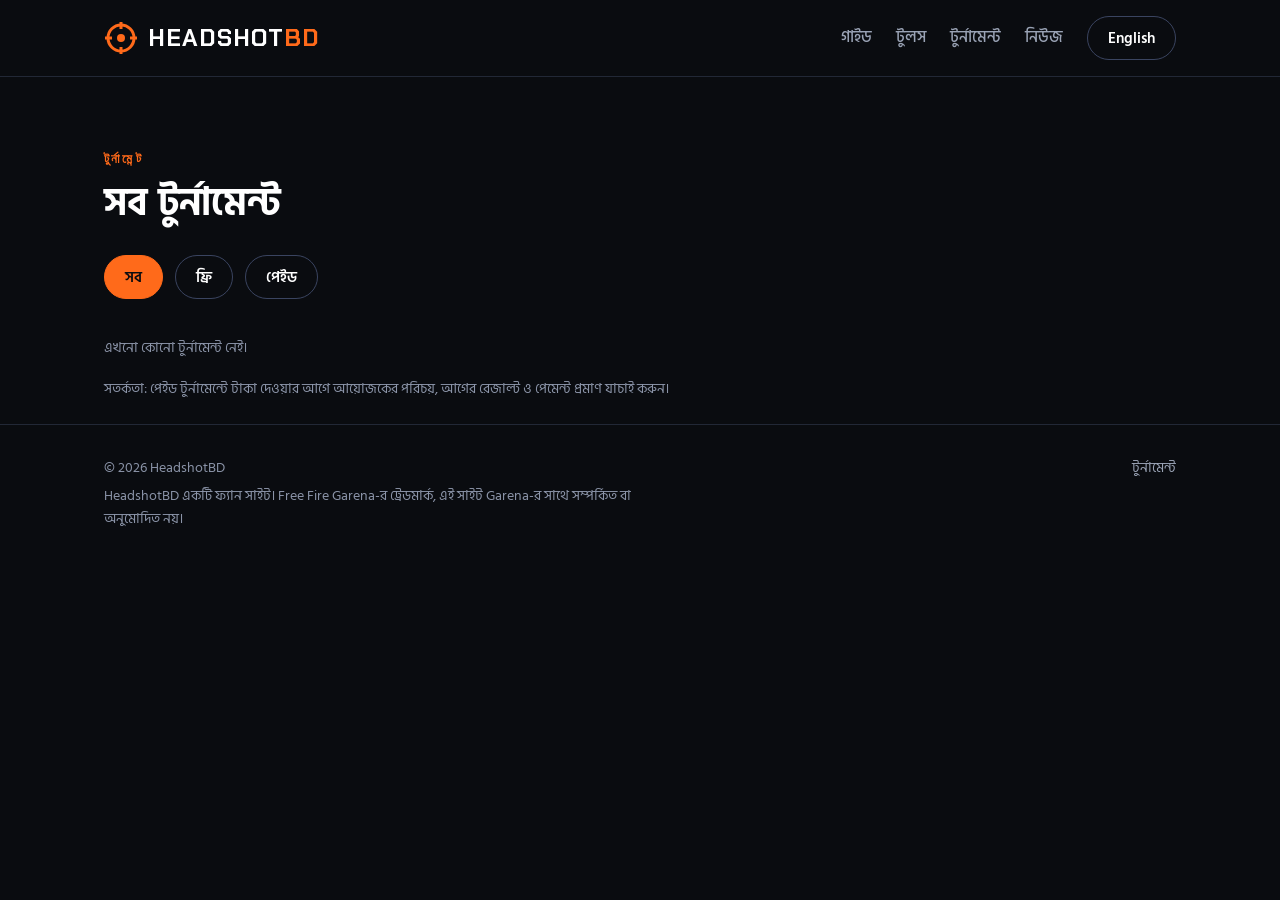
<file: headshotbd/tournaments.html>
<!doctype html>
<html lang="bn">
<head>
<meta charset="utf-8">
<meta name="viewport" content="width=device-width, initial-scale=1">
<title>সব টুর্নামেন্ট — HeadshotBD</title>
<meta name="description" content="Free Fire টুর্নামেন্টের তালিকা — ফ্রি ও পেইড। HeadshotBD একটি ফ্যান সাইট।">
<link rel="preconnect" href="https://fonts.googleapis.com">
<link rel="preconnect" href="https://fonts.gstatic.com" crossorigin>
<link href="https://fonts.googleapis.com/css2?family=Chakra+Petch:wght@500;600;700&family=Hind+Siliguri:wght@400;500;600;700&display=swap" rel="stylesheet">
<link rel="stylesheet" href="style.css">
</head>
<body data-lang="bn">
<header class="site-header">
<div class="wrap">
<a class="brand" href="./" aria-label="HeadshotBD">
<svg width="34" height="34" viewBox="0 0 34 34" aria-hidden="true"><circle cx="17" cy="17" r="13" fill="none" stroke="currentColor" stroke-width="3" style="color:var(--accent)"/><circle cx="17" cy="17" r="4" fill="var(--accent)"/><path d="M17 1v7M17 26v7M1 17h7M26 17h7" stroke="var(--accent)" stroke-width="3"/></svg>
<span>HEADSHOT<b>BD</b></span>
</a>
<nav class="nav" aria-label="Main">
<ul>
<li><a href="./#guides"><span data-l="bn">গাইড</span><span data-l="en">Guides</span></a></li>
<li><a href="./#tools"><span data-l="bn">টুলস</span><span data-l="en">Tools</span></a></li>
<li><a href="tournaments.html"><span data-l="bn">টুর্নামেন্ট</span><span data-l="en">Tournaments</span></a></li>
<li><a href="./#news"><span data-l="bn">নিউজ</span><span data-l="en">News</span></a></li>
</ul>
<button type="button" id="hbd-lang" class="pill" aria-label="Change language"><span data-l="bn">English</span><span data-l="en">বাংলা</span></button>
</nav>
</div>
</header>
<main id="main">
<section class="sec">
<div class="wrap">
<div class="kicker"><span data-l="bn">টুর্নামেন্ট</span><span data-l="en">Tournaments</span></div>
<h2><span data-l="bn">সব টুর্নামেন্ট</span><span data-l="en">All tournaments</span></h2>
<div class="tabs">
<button type="button" class="pill on" data-filter="all" aria-pressed="true"><span data-l="bn">সব</span><span data-l="en">All</span></button>
<button type="button" class="pill" data-filter="free" aria-pressed="false"><span data-l="bn">ফ্রি</span><span data-l="en">Free</span></button>
<button type="button" class="pill" data-filter="paid" aria-pressed="false"><span data-l="bn">পেইড</span><span data-l="en">Paid</span></button>
</div>
<div class="t-list">
<p class="note"><span data-l="bn">এখনো কোনো টুর্নামেন্ট নেই।</span><span data-l="en">No tournaments yet.</span></p>
</div>
<p class="note"><span data-l="bn">সতর্কতা: পেইড টুর্নামেন্টে টাকা দেওয়ার আগে আয়োজকের পরিচয়, আগের রেজাল্ট ও পেমেন্ট প্রমাণ যাচাই করুন।</span><span data-l="en">Warning: before paying for a paid tournament, verify the organizer, past results and payment proof.</span></p>
</div>
</section>
</main>
<footer class="site-footer">
<div class="wrap">
<div>
<div>&copy; 2026 HeadshotBD</div>
<div style="margin-top:6px;max-width:560px"><span data-l="bn">HeadshotBD একটি ফ্যান সাইট। Free Fire Garena-র ট্রেডমার্ক, এই সাইট Garena-র সাথে সম্পর্কিত বা অনুমোদিত নয়।</span><span data-l="en">HeadshotBD is a fan site. Free Fire is a trademark of Garena. This site is not affiliated with or endorsed by Garena.</span></div>
</div>
<ul>
<li><a href="tournaments.html"><span data-l="bn">টুর্নামেন্ট</span><span data-l="en">Tournaments</span></a></li>
</ul>
</div>
</footer>
<script src="app.js"></script>
</body>
</html>
</file>
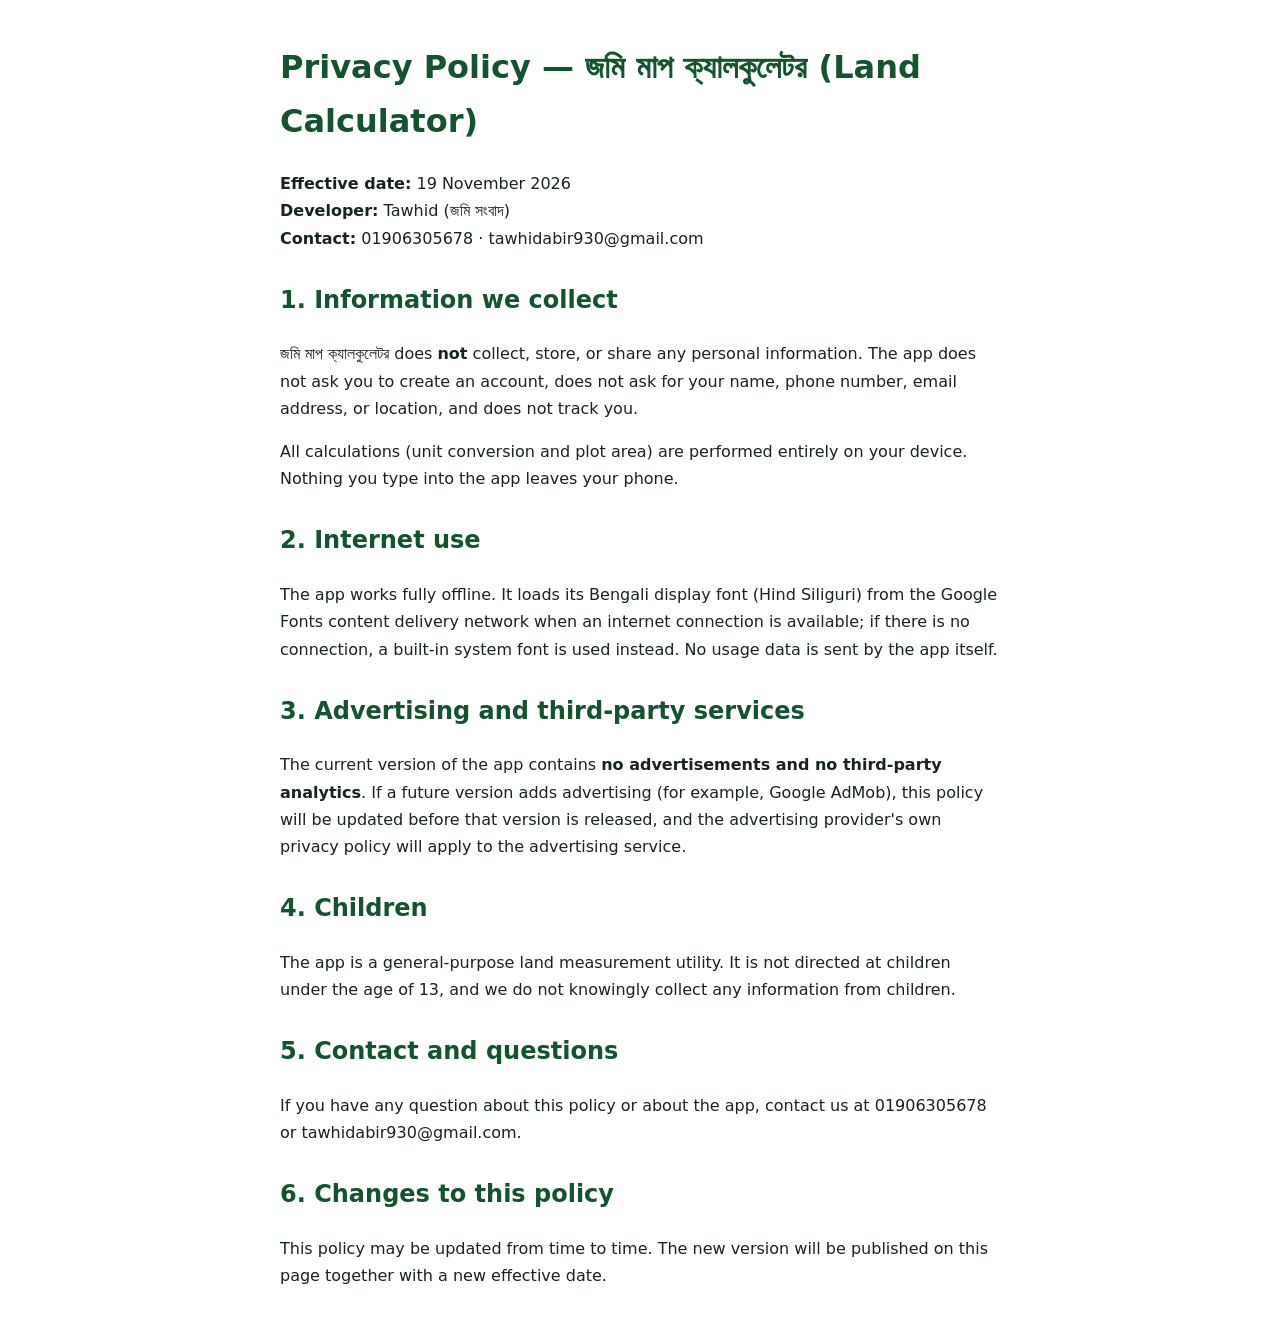
<file: jomi-map-calculator/privacy-policy.html>
<!DOCTYPE html>
<html lang="en">
<head>
<meta charset="utf-8">
<meta name="viewport" content="width=device-width, initial-scale=1">
<title>Privacy Policy — জমি মাপ ক্যালকুলেটর</title>
<style>
  body { font-family: system-ui, sans-serif; max-width: 720px; margin: 40px auto; padding: 0 20px; line-height: 1.7; color: #16241c; }
  h1 { color: #14532d; }
  h2 { color: #14532d; margin-top: 28px; }
</style>
</head>
<body>
<h1>Privacy Policy — জমি মাপ ক্যালকুলেটর (Land Calculator)</h1>
<p><strong>Effective date:</strong> 19 November 2026<br>
<strong>Developer:</strong> Tawhid (জমি সংবাদ)<br>
<strong>Contact:</strong> 01906305678 · tawhidabir930@gmail.com</p>

<h2>1. Information we collect</h2>
<p>জমি মাপ ক্যালকুলেটর does <strong>not</strong> collect, store, or share any personal information. The app does not ask you to create an account, does not ask for your name, phone number, email address, or location, and does not track you.</p>
<p>All calculations (unit conversion and plot area) are performed entirely on your device. Nothing you type into the app leaves your phone.</p>

<h2>2. Internet use</h2>
<p>The app works fully offline. It loads its Bengali display font (Hind Siliguri) from the Google Fonts content delivery network when an internet connection is available; if there is no connection, a built-in system font is used instead. No usage data is sent by the app itself.</p>

<h2>3. Advertising and third-party services</h2>
<p>The current version of the app contains <strong>no advertisements and no third-party analytics</strong>. If a future version adds advertising (for example, Google AdMob), this policy will be updated before that version is released, and the advertising provider's own privacy policy will apply to the advertising service.</p>

<h2>4. Children</h2>
<p>The app is a general-purpose land measurement utility. It is not directed at children under the age of 13, and we do not knowingly collect any information from children.</p>

<h2>5. Contact and questions</h2>
<p>If you have any question about this policy or about the app, contact us at 01906305678 or tawhidabir930@gmail.com.</p>

<h2>6. Changes to this policy</h2>
<p>This policy may be updated from time to time. The new version will be published on this page together with a new effective date.</p>
</body>
</html>
</file>
<file: headshotbd/style.css>
:root{--accent:#FF6A1A;--bg:#0A0C10;--panel:#12151C;--panel2:#0D1016;--line:#222836;--line2:#3A4460;--muted:#9AA3B5;--muted2:#8B94A8}
*{box-sizing:border-box}
body{margin:0;background:var(--bg);color:#fff;font-family:'Hind Siliguri','Chakra Petch',system-ui,sans-serif;line-height:1.6}
a{color:var(--muted);text-decoration:none}
a:hover{color:#fff}
img{max-width:100%;height:auto}
button,input{font-family:inherit}
:focus-visible{outline:2px solid #fff;outline-offset:2px}
body[data-lang="bn"] [data-l="en"],body[data-lang="en"] [data-l="bn"]{display:none}
.wrap{max-width:1120px;margin:0 auto;padding:0 24px}
.kicker{font-family:'Chakra Petch',sans-serif;font-weight:600;font-size:13px;letter-spacing:.16em;color:var(--accent);text-transform:uppercase}
h1,h2,h3{font-weight:700;line-height:1.25;margin:0}
.sec{padding:72px 0 24px}
.sec h2{font-size:38px;margin:10px 0 28px}
.sub{font-size:17px;color:var(--muted);margin:-16px 0 24px}

/* header */
.site-header{border-bottom:1px solid var(--line)}
.site-header .wrap{display:flex;flex-wrap:wrap;align-items:center;justify-content:space-between;gap:12px;padding-top:16px;padding-bottom:16px}
.brand{display:flex;align-items:center;gap:10px;font-family:'Chakra Petch',sans-serif;font-weight:700;font-size:24px;letter-spacing:.04em;color:#fff}
.brand b{color:var(--accent)}
.nav{display:flex;flex-wrap:wrap;align-items:center;gap:8px 24px;font-size:16px;font-weight:500}
.nav ul{list-style:none;margin:0;padding:0;display:flex;flex-wrap:wrap;gap:8px 24px}
.btn{display:inline-block;background:var(--accent);color:#0A0C10;padding:14px 28px;border-radius:6px;font-weight:700;font-size:16px;border:0;cursor:pointer;min-height:44px}
.btn:hover{color:#0A0C10;filter:brightness(1.1)}
.btn-line{background:transparent;color:#fff;border:1px solid var(--line2);font-weight:600}
.btn-line:hover{color:#fff;border-color:#fff}
.pill{height:44px;padding:0 20px;background:transparent;color:#fff;border:1px solid var(--line2);border-radius:22px;font-size:15px;font-weight:600;cursor:pointer}
.pill.on{background:var(--accent);border-color:var(--accent);color:#0A0C10}

/* hero */
.hero{padding:80px 0 56px}
.tag{display:inline-block;font-family:'Chakra Petch',sans-serif;font-weight:600;font-size:13px;letter-spacing:.16em;color:var(--accent);border:1px solid #2A3247;padding:8px 14px;border-radius:4px}
.hero h1{font-size:56px;margin:24px 0 0;max-width:820px}
.hero p{font-size:19px;line-height:1.7;color:var(--muted);max-width:620px;margin:20px 0 0}
.hero .row{margin-top:36px;display:flex;flex-wrap:wrap;gap:16px}

/* ads */
.ad{min-height:90px;margin:0 auto;display:flex;align-items:center;justify-content:center;overflow:hidden}
.ad-empty{border:1px dashed var(--line2);border-radius:8px;background:#10131A;color:var(--muted2);font-size:14px}
.ad-wrap{max-width:1120px;margin:0 auto;padding:0 24px}

/* cards */
.grid{display:flex;flex-wrap:wrap;gap:20px}
.card{flex:1 1 280px;min-width:0;display:block;background:var(--panel);border:1px solid var(--line);border-radius:12px;padding:28px;color:#fff}
.card .num{font-family:'Chakra Petch',sans-serif;font-weight:700;font-size:14px;letter-spacing:.14em;color:var(--accent)}
.card h3{font-size:24px;margin-top:12px}
.card p{font-size:16px;line-height:1.7;color:var(--muted);margin:10px 0 0}
.news-card{flex:1 1 300px;min-width:0;display:block;color:#fff}
.news-card .thumb{height:190px;background:#171B25;border:1px solid var(--line);border-radius:12px;overflow:hidden;display:flex;align-items:center;justify-content:center;color:var(--muted2);font-size:14px}
.news-card .thumb img{width:100%;height:100%;object-fit:cover}
.news-card h3{font-size:22px;margin-top:10px}
.news-card p{font-size:15px;line-height:1.7;color:var(--muted);margin:8px 0 0}
.news-meta{margin-top:16px;font-family:'Chakra Petch',sans-serif;font-weight:600;font-size:12px;letter-spacing:.14em;color:var(--accent)}
.band{background:var(--panel2);border-top:1px solid var(--line);border-bottom:1px solid var(--line);margin-top:48px}
.band .sec{padding-bottom:72px}

/* tools */
.tool-box{background:var(--panel);border:1px solid var(--line);border-radius:14px;padding:32px}
.tabs{display:flex;flex-wrap:wrap;gap:12px;margin-bottom:20px}
.field{display:flex;flex-wrap:wrap;gap:12px}
.field input{flex:1 1 240px;min-width:0;height:52px;padding:0 16px;background:var(--bg);border:1px solid var(--line2);border-radius:6px;color:#fff;font-size:17px}
label.lbl{display:block;margin-bottom:8px;font-weight:500}
.group-title{font-family:'Chakra Petch',sans-serif;font-weight:600;font-size:14px;letter-spacing:.1em;color:var(--accent);margin:28px 0 12px}
.names{display:flex;flex-wrap:wrap;gap:12px}
.name-btn{flex:1 1 240px;min-width:0;text-align:left;background:var(--bg);color:#fff;border:1px solid var(--line);border-radius:8px;padding:14px 18px;cursor:pointer;font-family:system-ui,sans-serif}
.name-btn strong{display:block;font-size:21px;font-weight:600;overflow-wrap:anywhere}
.name-btn small{display:block;margin-top:6px;font-size:13px;color:var(--muted2);font-family:'Hind Siliguri',sans-serif}
.note{margin:18px 0 0;font-size:14px;color:var(--muted2)}
.roles{display:flex;flex-wrap:wrap;gap:12px}
.role{flex:1 1 200px;background:var(--bg);border:1px solid var(--line);border-radius:8px;padding:18px}
.role small{display:block;font-size:14px;color:var(--muted2)}
.role strong{display:block;margin-top:6px;font-family:'Chakra Petch',sans-serif;font-size:24px;color:var(--accent)}

/* tournaments */
.t-list{display:flex;flex-direction:column;gap:14px}
.t-card{background:var(--panel);border:1px solid var(--line);border-radius:12px;padding:22px 26px}
.t-card[hidden]{display:none}
.t-sum{display:flex;flex-wrap:wrap;align-items:center;gap:12px 20px;cursor:pointer;list-style:none}
.t-sum::-webkit-details-marker{display:none}
.badge{flex:0 0 auto;font-family:'Chakra Petch',sans-serif;font-weight:700;font-size:13px;letter-spacing:.1em;padding:6px 14px;border-radius:4px;color:#0A0C10}
.badge-free{background:#C6FF3D}
.badge-paid{background:#FFB020}
.t-main{flex:1 1 260px;min-width:0}
.t-title{display:block;font-size:21px;line-height:1.3}
.t-meta{display:block;margin-top:4px;font-size:15px;color:var(--muted)}
.t-fee{flex:0 1 210px;font-size:15px;line-height:1.6}
.t-fee span{color:var(--muted2)}
.t-more{flex:0 0 auto;height:44px;line-height:42px;padding:0 20px;border:1px solid var(--line2);border-radius:6px;font-weight:600;font-size:15px}
.t-body{margin-top:20px;padding-top:20px;border-top:1px solid var(--line)}
.t-body p{color:#C4CBD9;line-height:1.8;margin:0 0 16px}
.dl{display:flex;flex-direction:column;gap:10px}
.dl div{display:flex;flex-wrap:wrap;gap:4px 16px;padding-bottom:10px;border-bottom:1px solid var(--line)}
.dl dt{flex:0 0 190px;color:var(--muted2);font-size:15px}
.dl dd{flex:1 1 200px;min-width:0;margin:0;font-size:16px;font-weight:500}
.t-actions{margin-top:20px;display:flex;flex-wrap:wrap;align-items:center;gap:12px 16px}

/* join + footer */
.join .wrap{display:flex;flex-wrap:wrap;align-items:center;gap:36px;padding-top:72px;padding-bottom:72px}
.join h2{font-size:36px}
.join p{color:var(--muted);font-size:17px;max-width:460px}
.site-footer{border-top:1px solid var(--line);font-size:14px;color:var(--muted2)}
.site-footer .wrap{display:flex;flex-wrap:wrap;justify-content:space-between;gap:16px 32px;padding-top:32px;padding-bottom:32px}
.site-footer ul{list-style:none;margin:0;padding:0;display:flex;flex-wrap:wrap;gap:8px 24px}

/* article */
.article{max-width:760px;margin:0 auto;padding:56px 24px}
.article h1{font-size:40px;margin:10px 0 20px}
.article .entry{font-size:18px;line-height:1.85;color:#C4CBD9}
.article .entry h2,.article .entry h3{color:#fff;margin:32px 0 12px}
.article .entry img{border-radius:10px}
.article .entry a{color:var(--accent)}
.article .entry iframe{max-width:100%}
.article .feat{margin:0 0 28px}
.article .feat img{width:100%;border-radius:12px}
.pager{margin:32px 0;display:flex;gap:12px;flex-wrap:wrap}
.pager a,.pager span{padding:10px 16px;border:1px solid var(--line2);border-radius:6px;color:#fff}

@media (max-width:640px){
.hero h1{font-size:38px}
.sec h2,.join h2{font-size:30px}
.article h1{font-size:30px}
}
</file>
